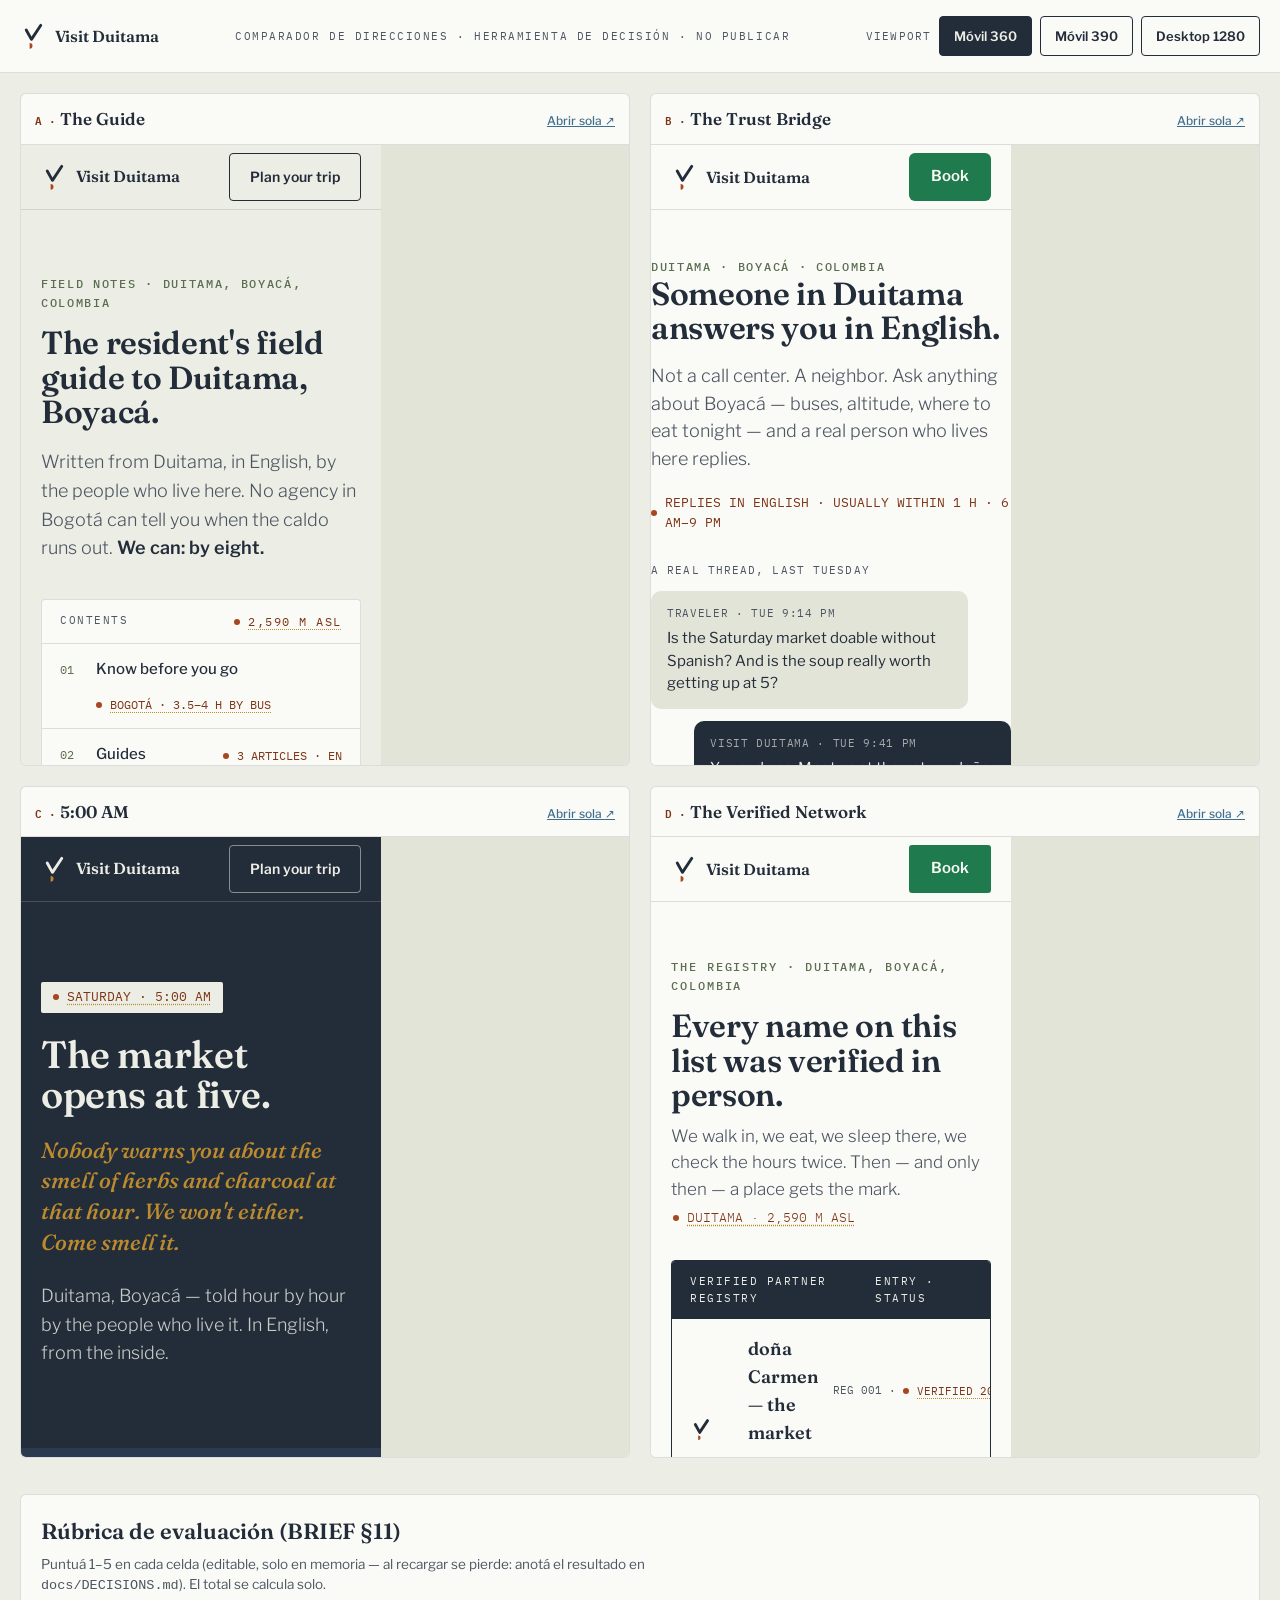
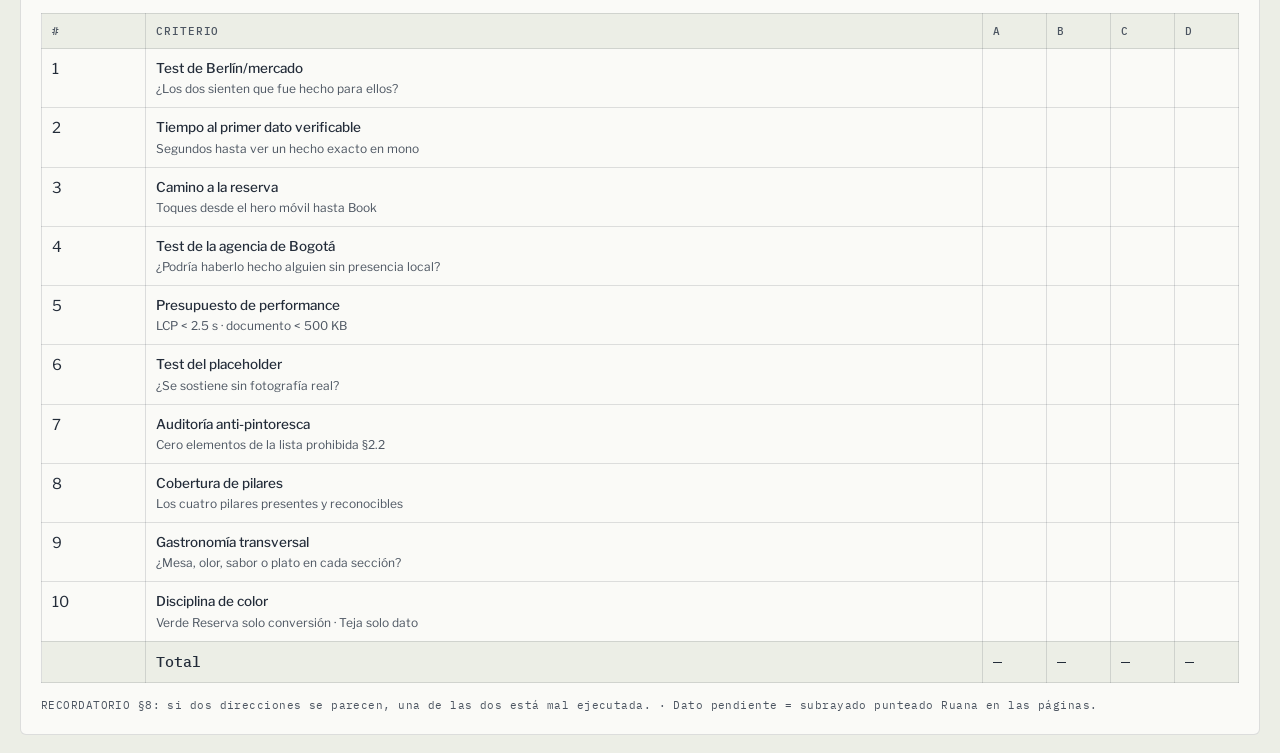
<file: index.html>
<!DOCTYPE html>
<html lang="es">
<head>
<meta charset="UTF-8">
<meta name="viewport" content="width=device-width, initial-scale=1.0">
<title>Visit Duitama — Comparador de direcciones (herramienta interna)</title>
<meta name="description" content="Herramienta interna: las cuatro direcciones de landing lado a lado, con la rúbrica de evaluación del BRIEF §11.">
<meta name="robots" content="noindex">
<link rel="preconnect" href="https://fonts.googleapis.com">
<link rel="preconnect" href="https://fonts.gstatic.com" crossorigin>
<link href="https://fonts.googleapis.com/css2?family=Fraunces:ital,wght@0,600;1,500&family=IBM+Plex+Mono:wght@400;500&family=Libre+Franklin:wght@300;400;500;600;700&display=swap" rel="stylesheet">
<style>
:root{
  --paper:#ECEEE6; --ui-white:#FAFAF7; --paper-deep:#E2E4D8;
  --ink:#232C39; --ink-soft:#4C5561;
  --terracota:#A8461F; --terracota-deep:#7E3416;
  --verde:#5B6E4F; --ocre:#BB8B2E; --cielo:#3E6E8E; --line:rgba(35,44,57,0.14);
  --font-authority:'Fraunces',Georgia,serif;
  --font-ui:'Libre Franklin',system-ui,sans-serif;
  --font-data:'IBM Plex Mono',ui-monospace,monospace;
}
*{margin:0;padding:0;box-sizing:border-box}
body{font-family:var(--font-ui);background:var(--paper);color:var(--ink);font-size:15px;line-height:1.5}
:focus-visible{outline:2px solid var(--cielo);outline-offset:2px}
a{color:var(--cielo)}
header{background:var(--ui-white);border-bottom:1px solid var(--line);padding:16px 20px;display:flex;flex-wrap:wrap;gap:16px;align-items:center;justify-content:space-between}
.lockup{display:inline-flex;align-items:center;gap:9px;text-decoration:none;color:var(--ink)}
.lockup span{font-family:var(--font-authority);font-weight:600;font-size:16px}
header .tool-tag{font-family:var(--font-data);font-size:11px;letter-spacing:0.14em;text-transform:uppercase;color:var(--ink-soft)}
.controls{display:flex;gap:8px;align-items:center;flex-wrap:wrap}
.controls span{font-family:var(--font-data);font-size:11px;letter-spacing:0.1em;text-transform:uppercase;color:var(--ink-soft)}
.controls button{
  font-family:var(--font-ui);font-size:13px;font-weight:600;cursor:pointer;
  min-height:40px;padding:0 14px;border:1.5px solid var(--ink);border-radius:4px;
  background:transparent;color:var(--ink);
}
.controls button[aria-pressed="true"]{background:var(--ink);color:var(--paper)}

main{padding:20px}
.grid{display:grid;gap:20px}
@media(min-width:800px){.grid{grid-template-columns:1fr 1fr}}
@media(min-width:1400px){.grid{grid-template-columns:repeat(4,1fr)}}
.panel{background:var(--ui-white);border:1px solid var(--line);border-radius:6px;overflow:hidden}
.panel-head{display:flex;justify-content:space-between;align-items:baseline;gap:10px;padding:12px 14px;border-bottom:1px solid var(--line)}
.panel-head h2{font-family:var(--font-authority);font-weight:600;font-size:17px}
.panel-head .l{font-family:var(--font-data);font-size:11px;color:var(--terracota-deep)}
.panel-head a{font-size:12px;font-weight:500}
.frame-box{height:620px;overflow:hidden;background:var(--paper-deep);position:relative}
.frame-box iframe{border:0;transform-origin:top left;display:block;background:var(--ui-white)}

.rubric{margin-top:36px;background:var(--ui-white);border:1px solid var(--line);border-radius:6px;padding:20px;overflow-x:auto}
.rubric h2{font-family:var(--font-authority);font-weight:600;font-size:22px}
.rubric p.help{color:var(--ink-soft);font-size:13.5px;margin-top:6px;max-width:70ch}
table{border-collapse:collapse;width:100%;margin-top:16px;min-width:720px}
th,td{border:1px solid var(--line);padding:9px 10px;text-align:left;vertical-align:top}
th{font-family:var(--font-data);font-size:11px;letter-spacing:0.08em;text-transform:uppercase;color:var(--ink-soft);font-weight:500;background:var(--paper)}
td.crit{font-weight:500;font-size:13.5px;min-width:200px}
td.crit small{display:block;font-weight:400;color:var(--ink-soft);font-size:12px;margin-top:2px}
td.score{font-family:var(--font-data);font-size:14px;text-align:center;width:64px;background:var(--ui-white)}
td.score[contenteditable]{cursor:text}
td.score:focus{outline:2px solid var(--cielo);outline-offset:-2px}
tr.total td{font-family:var(--font-data);font-weight:500;background:var(--paper)}
.footnote{font-family:var(--font-data);font-size:11px;color:var(--ink-soft);margin-top:14px;letter-spacing:0.04em}
</style>
</head>
<body>
<header>
  <a class="lockup" href="#">
    <svg viewBox="0 0 100 110" width="26" height="29" aria-hidden="true">
      <path d="M24 30 L44 66 L80 12" fill="none" stroke="#232C39" stroke-width="11" stroke-linecap="round" stroke-linejoin="round"/>
      <path d="M37 80 L37 102 A11 11 0 0 0 37 80 Z" fill="#A8461F"/>
    </svg>
    <span>Visit Duitama</span>
  </a>
  <span class="tool-tag">Comparador de direcciones · herramienta de decisión · no publicar</span>
  <div class="controls" role="group" aria-label="Viewport de previsualización">
    <span>Viewport</span>
    <button type="button" data-w="360" aria-pressed="true">Móvil 360</button>
    <button type="button" data-w="390" aria-pressed="false">Móvil 390</button>
    <button type="button" data-w="1280" aria-pressed="false">Desktop 1280</button>
  </div>
</header>

<main>
  <div class="grid" id="grid">
    <section class="panel" aria-label="Dirección A — The Guide">
      <div class="panel-head">
        <h2><span class="l">A ·</span> The Guide</h2>
        <a href="explorations/a-the-guide.html" target="_blank" rel="noopener">Abrir sola ↗</a>
      </div>
      <div class="frame-box"><iframe src="explorations/a-the-guide.html" title="Dirección A — The Guide" loading="lazy"></iframe></div>
    </section>
    <section class="panel" aria-label="Dirección B — The Trust Bridge">
      <div class="panel-head">
        <h2><span class="l">B ·</span> The Trust Bridge</h2>
        <a href="explorations/b-trust-bridge.html" target="_blank" rel="noopener">Abrir sola ↗</a>
      </div>
      <div class="frame-box"><iframe src="explorations/b-trust-bridge.html" title="Dirección B — The Trust Bridge" loading="lazy"></iframe></div>
    </section>
    <section class="panel" aria-label="Dirección C — 5:00 AM">
      <div class="panel-head">
        <h2><span class="l">C ·</span> 5:00 AM</h2>
        <a href="explorations/c-five-am.html" target="_blank" rel="noopener">Abrir sola ↗</a>
      </div>
      <div class="frame-box"><iframe src="explorations/c-five-am.html" title="Dirección C — 5:00 AM" loading="lazy"></iframe></div>
    </section>
    <section class="panel" aria-label="Dirección D — The Verified Network">
      <div class="panel-head">
        <h2><span class="l">D ·</span> The Verified Network</h2>
        <a href="explorations/d-verified-network.html" target="_blank" rel="noopener">Abrir sola ↗</a>
      </div>
      <div class="frame-box"><iframe src="explorations/d-verified-network.html" title="Dirección D — The Verified Network" loading="lazy"></iframe></div>
    </section>
  </div>

  <section class="rubric" aria-labelledby="rubric-h">
    <h2 id="rubric-h">Rúbrica de evaluación (BRIEF §11)</h2>
    <p class="help">Puntuá 1–5 en cada celda (editable, solo en memoria — al recargar se pierde: anotá el resultado en <code>docs/DECISIONS.md</code>). El total se calcula solo.</p>
    <table>
      <thead>
        <tr><th scope="col">#</th><th scope="col">Criterio</th><th scope="col">A</th><th scope="col">B</th><th scope="col">C</th><th scope="col">D</th></tr>
      </thead>
      <tbody id="scores">
        <tr><td>1</td><td class="crit">Test de Berlín/mercado<small>¿Los dos sienten que fue hecho para ellos?</small></td><td class="score" contenteditable="true"></td><td class="score" contenteditable="true"></td><td class="score" contenteditable="true"></td><td class="score" contenteditable="true"></td></tr>
        <tr><td>2</td><td class="crit">Tiempo al primer dato verificable<small>Segundos hasta ver un hecho exacto en mono</small></td><td class="score" contenteditable="true"></td><td class="score" contenteditable="true"></td><td class="score" contenteditable="true"></td><td class="score" contenteditable="true"></td></tr>
        <tr><td>3</td><td class="crit">Camino a la reserva<small>Toques desde el hero móvil hasta Book</small></td><td class="score" contenteditable="true"></td><td class="score" contenteditable="true"></td><td class="score" contenteditable="true"></td><td class="score" contenteditable="true"></td></tr>
        <tr><td>4</td><td class="crit">Test de la agencia de Bogotá<small>¿Podría haberlo hecho alguien sin presencia local?</small></td><td class="score" contenteditable="true"></td><td class="score" contenteditable="true"></td><td class="score" contenteditable="true"></td><td class="score" contenteditable="true"></td></tr>
        <tr><td>5</td><td class="crit">Presupuesto de performance<small>LCP &lt; 2.5 s · documento &lt; 500 KB</small></td><td class="score" contenteditable="true"></td><td class="score" contenteditable="true"></td><td class="score" contenteditable="true"></td><td class="score" contenteditable="true"></td></tr>
        <tr><td>6</td><td class="crit">Test del placeholder<small>¿Se sostiene sin fotografía real?</small></td><td class="score" contenteditable="true"></td><td class="score" contenteditable="true"></td><td class="score" contenteditable="true"></td><td class="score" contenteditable="true"></td></tr>
        <tr><td>7</td><td class="crit">Auditoría anti-pintoresca<small>Cero elementos de la lista prohibida §2.2</small></td><td class="score" contenteditable="true"></td><td class="score" contenteditable="true"></td><td class="score" contenteditable="true"></td><td class="score" contenteditable="true"></td></tr>
        <tr><td>8</td><td class="crit">Cobertura de pilares<small>Los cuatro pilares presentes y reconocibles</small></td><td class="score" contenteditable="true"></td><td class="score" contenteditable="true"></td><td class="score" contenteditable="true"></td><td class="score" contenteditable="true"></td></tr>
        <tr><td>9</td><td class="crit">Gastronomía transversal<small>¿Mesa, olor, sabor o plato en cada sección?</small></td><td class="score" contenteditable="true"></td><td class="score" contenteditable="true"></td><td class="score" contenteditable="true"></td><td class="score" contenteditable="true"></td></tr>
        <tr><td>10</td><td class="crit">Disciplina de color<small>Verde Reserva solo conversión · Teja solo dato</small></td><td class="score" contenteditable="true"></td><td class="score" contenteditable="true"></td><td class="score" contenteditable="true"></td><td class="score" contenteditable="true"></td></tr>
      </tbody>
      <tfoot>
        <tr class="total"><td></td><td>Total</td><td id="tA">—</td><td id="tB">—</td><td id="tC">—</td><td id="tD">—</td></tr>
      </tfoot>
    </table>
    <p class="footnote">RECORDATORIO §8: si dos direcciones se parecen, una de las dos está mal ejecutada. · Dato pendiente = subrayado punteado Ruana en las páginas.</p>
  </section>
</main>

<script>
(function(){
  /* viewport toggle: scale each iframe to fit its panel */
  var buttons=document.querySelectorAll('.controls button');
  var width=360;
  function layout(){
    document.querySelectorAll('.frame-box').forEach(function(box){
      var f=box.querySelector('iframe');
      var scale=Math.min(1,box.clientWidth/width);
      f.style.width=width+'px';
      f.style.height=(box.clientHeight/scale)+'px';
      f.style.transform='scale('+scale+')';
    });
  }
  buttons.forEach(function(b){
    b.addEventListener('click',function(){
      width=parseInt(b.getAttribute('data-w'),10);
      buttons.forEach(function(x){x.setAttribute('aria-pressed',String(x===b));});
      layout();
    });
  });
  window.addEventListener('resize',layout);
  layout();

  /* rubric totals — in memory only, no storage */
  var body=document.getElementById('scores');
  body.addEventListener('input',function(){
    var totals=[0,0,0,0],counts=[0,0,0,0];
    body.querySelectorAll('tr').forEach(function(tr){
      tr.querySelectorAll('td.score').forEach(function(td,i){
        var v=parseFloat(td.textContent.trim());
        if(!isNaN(v)&&v>=1&&v<=5){totals[i]+=v;counts[i]++;}
      });
    });
    ['tA','tB','tC','tD'].forEach(function(id,i){
      document.getElementById(id).textContent=counts[i]?totals[i]+' / '+(counts[i]*5):'—';
    });
  });
})();
</script>
</body>
</html>
</file>
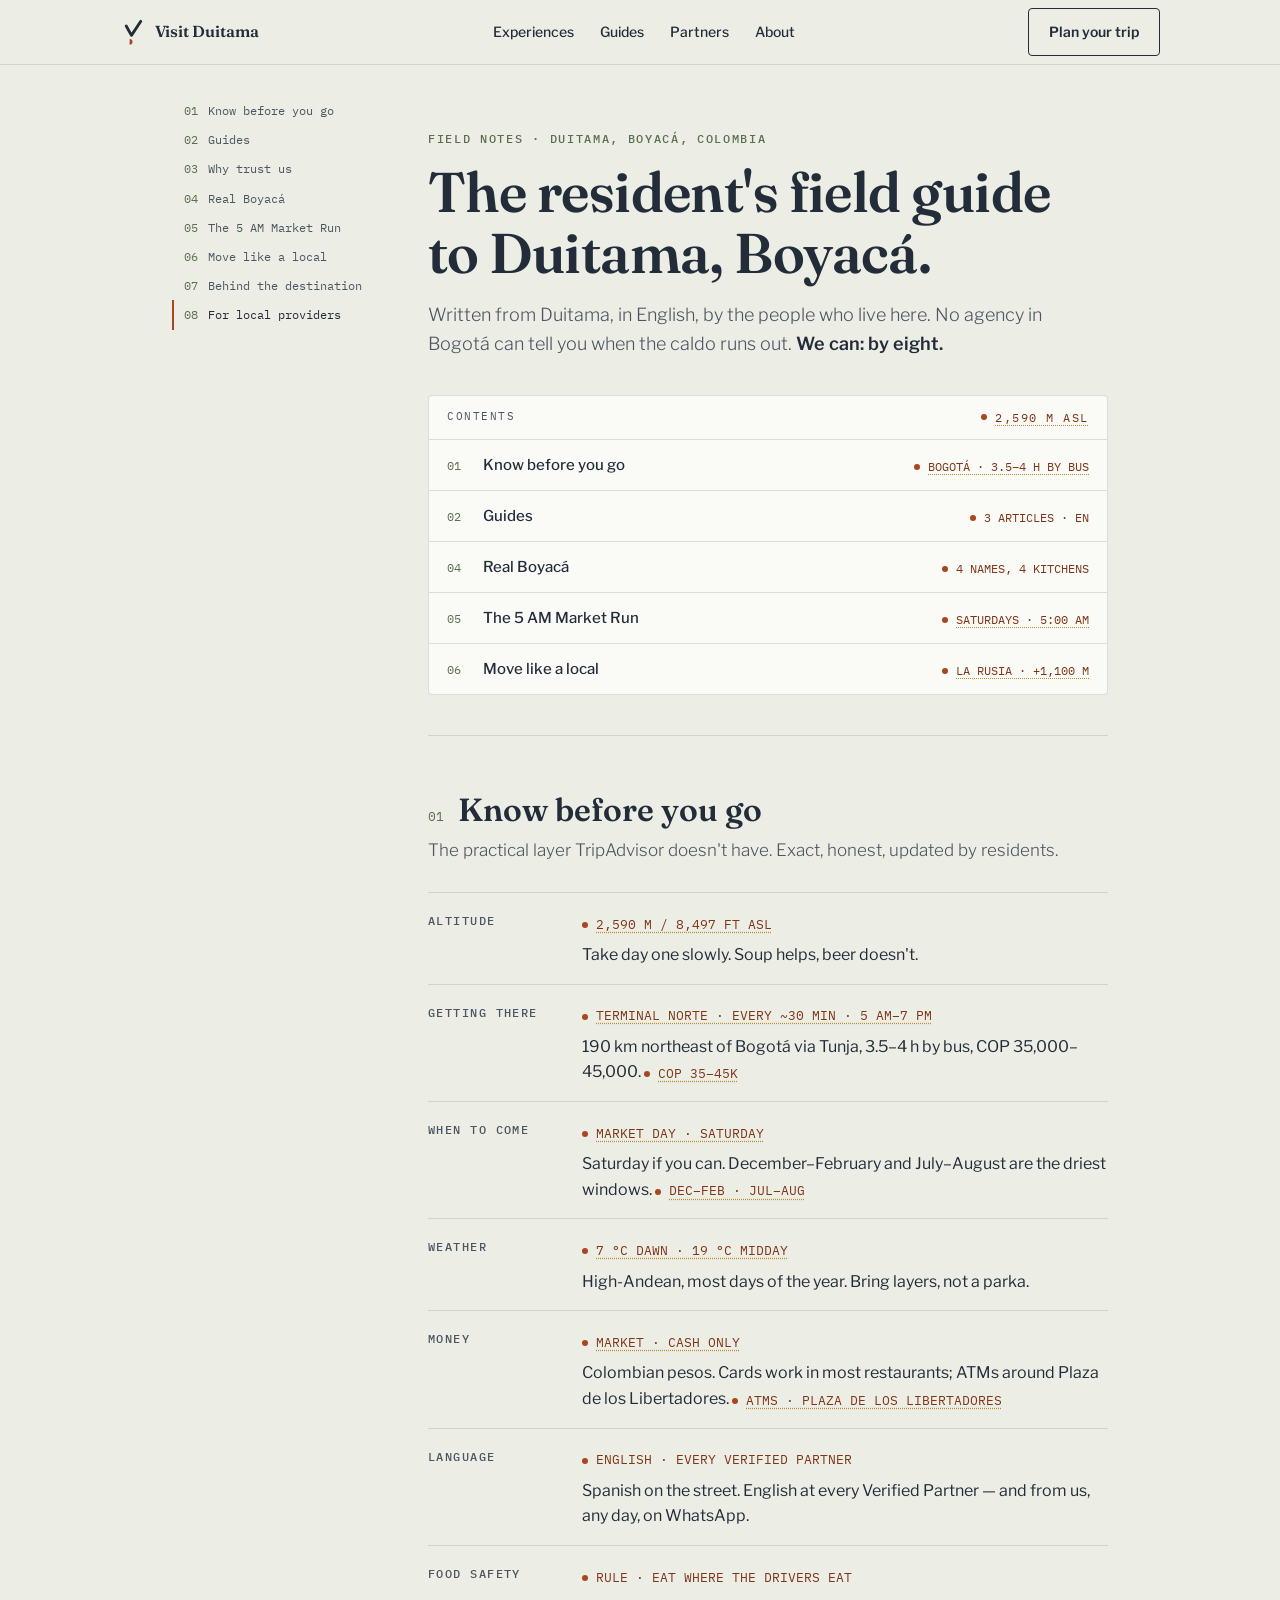
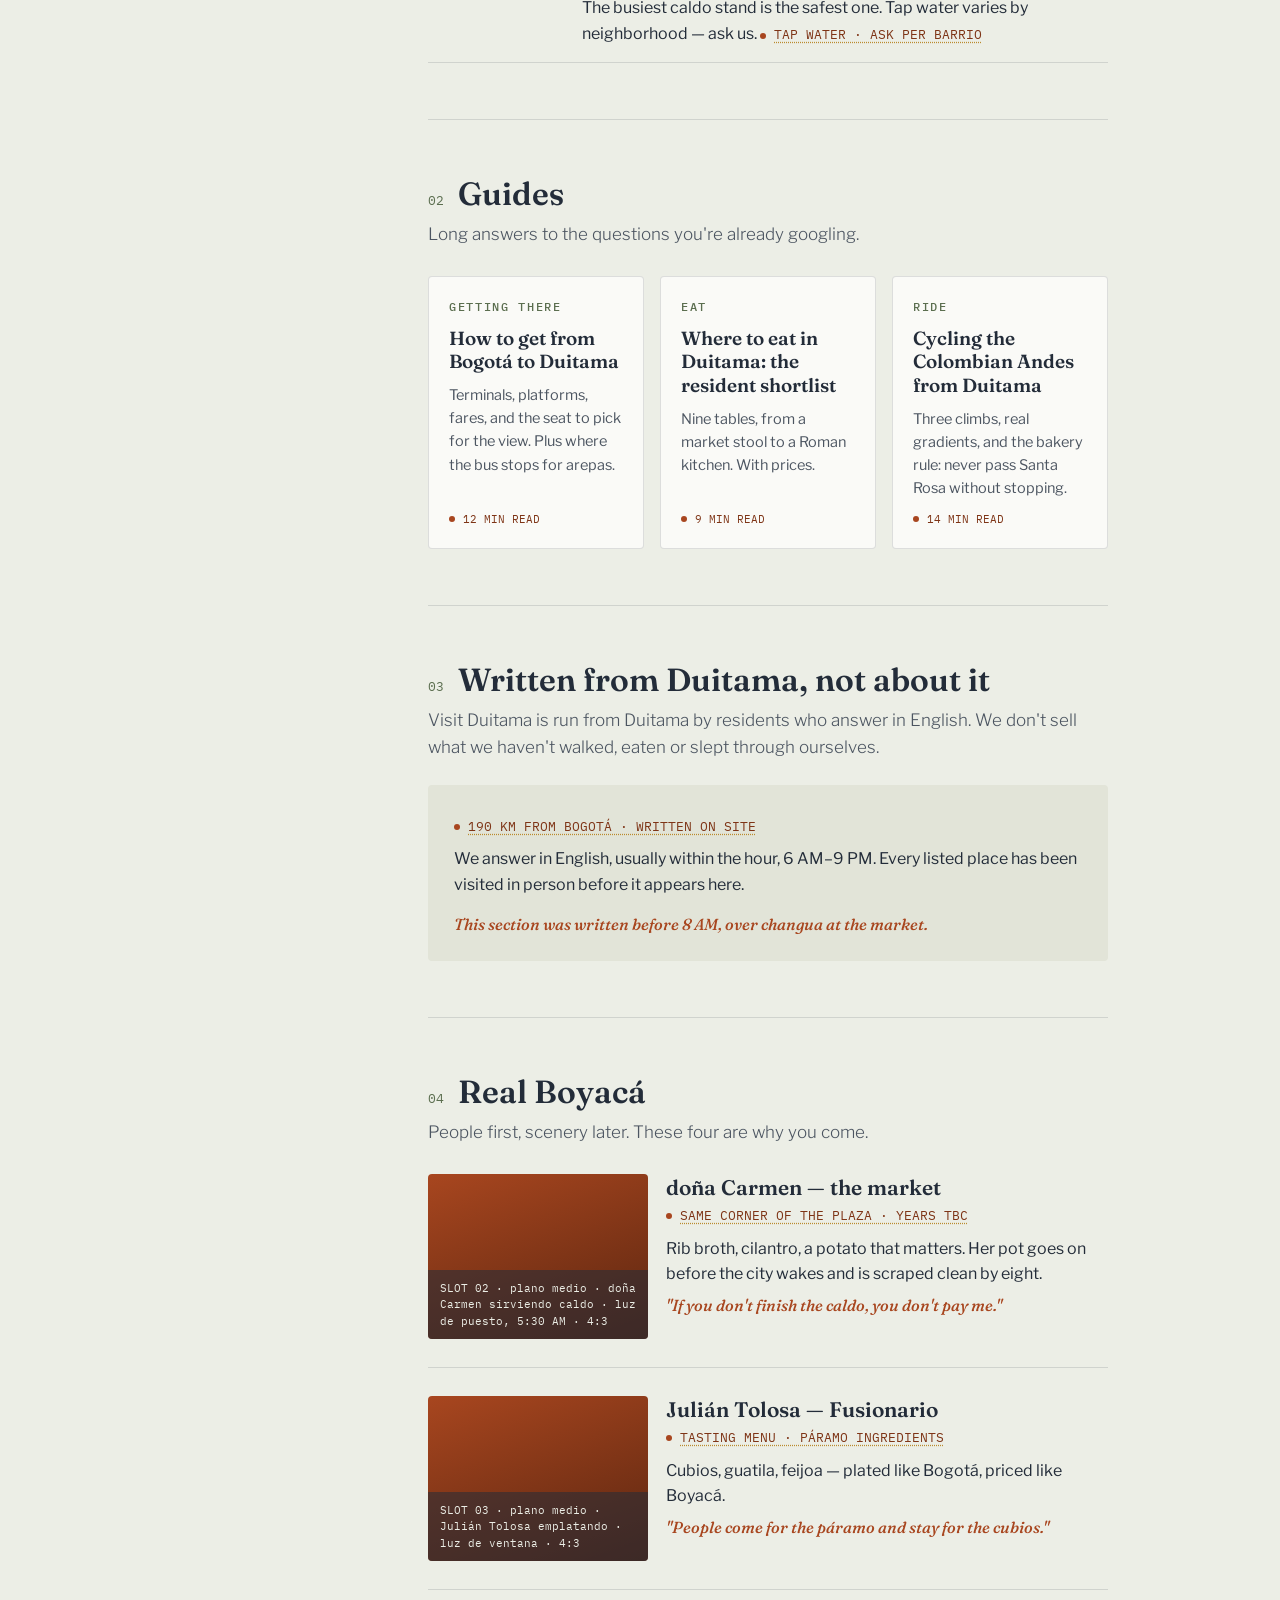
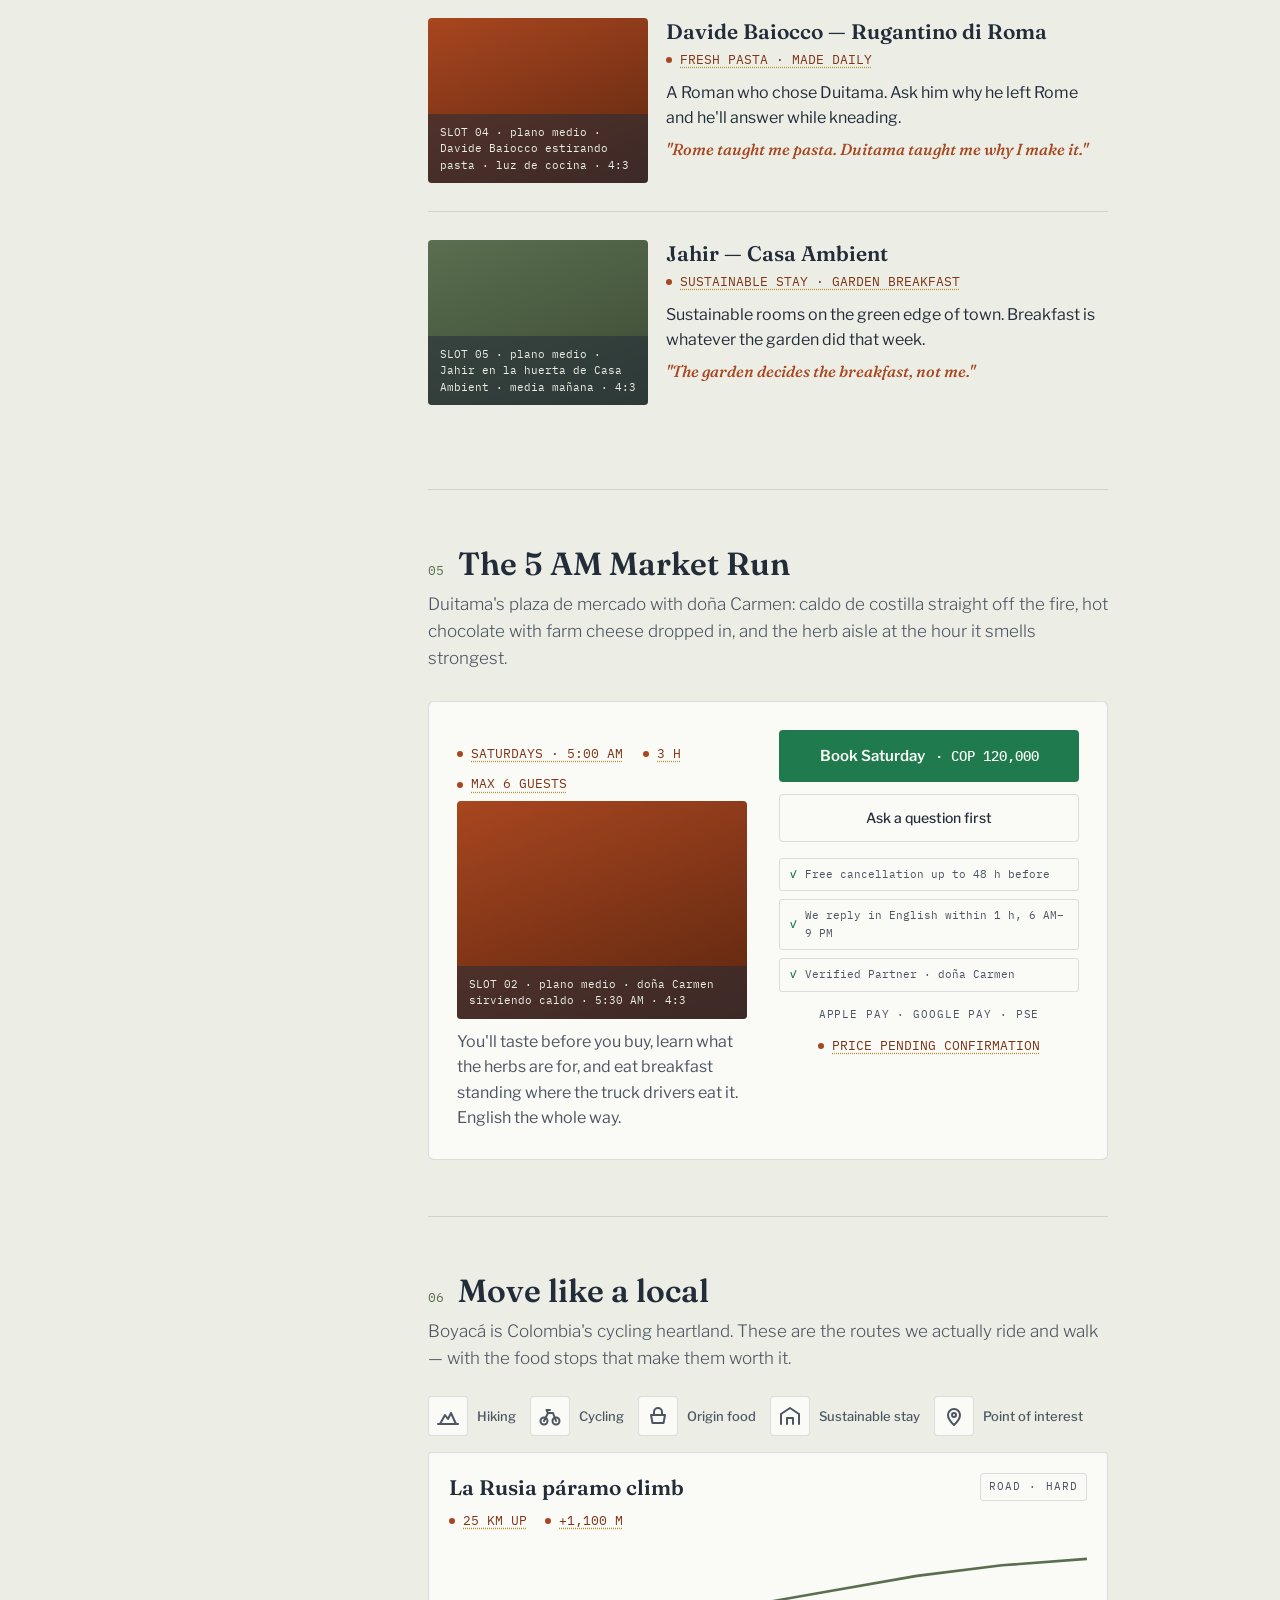
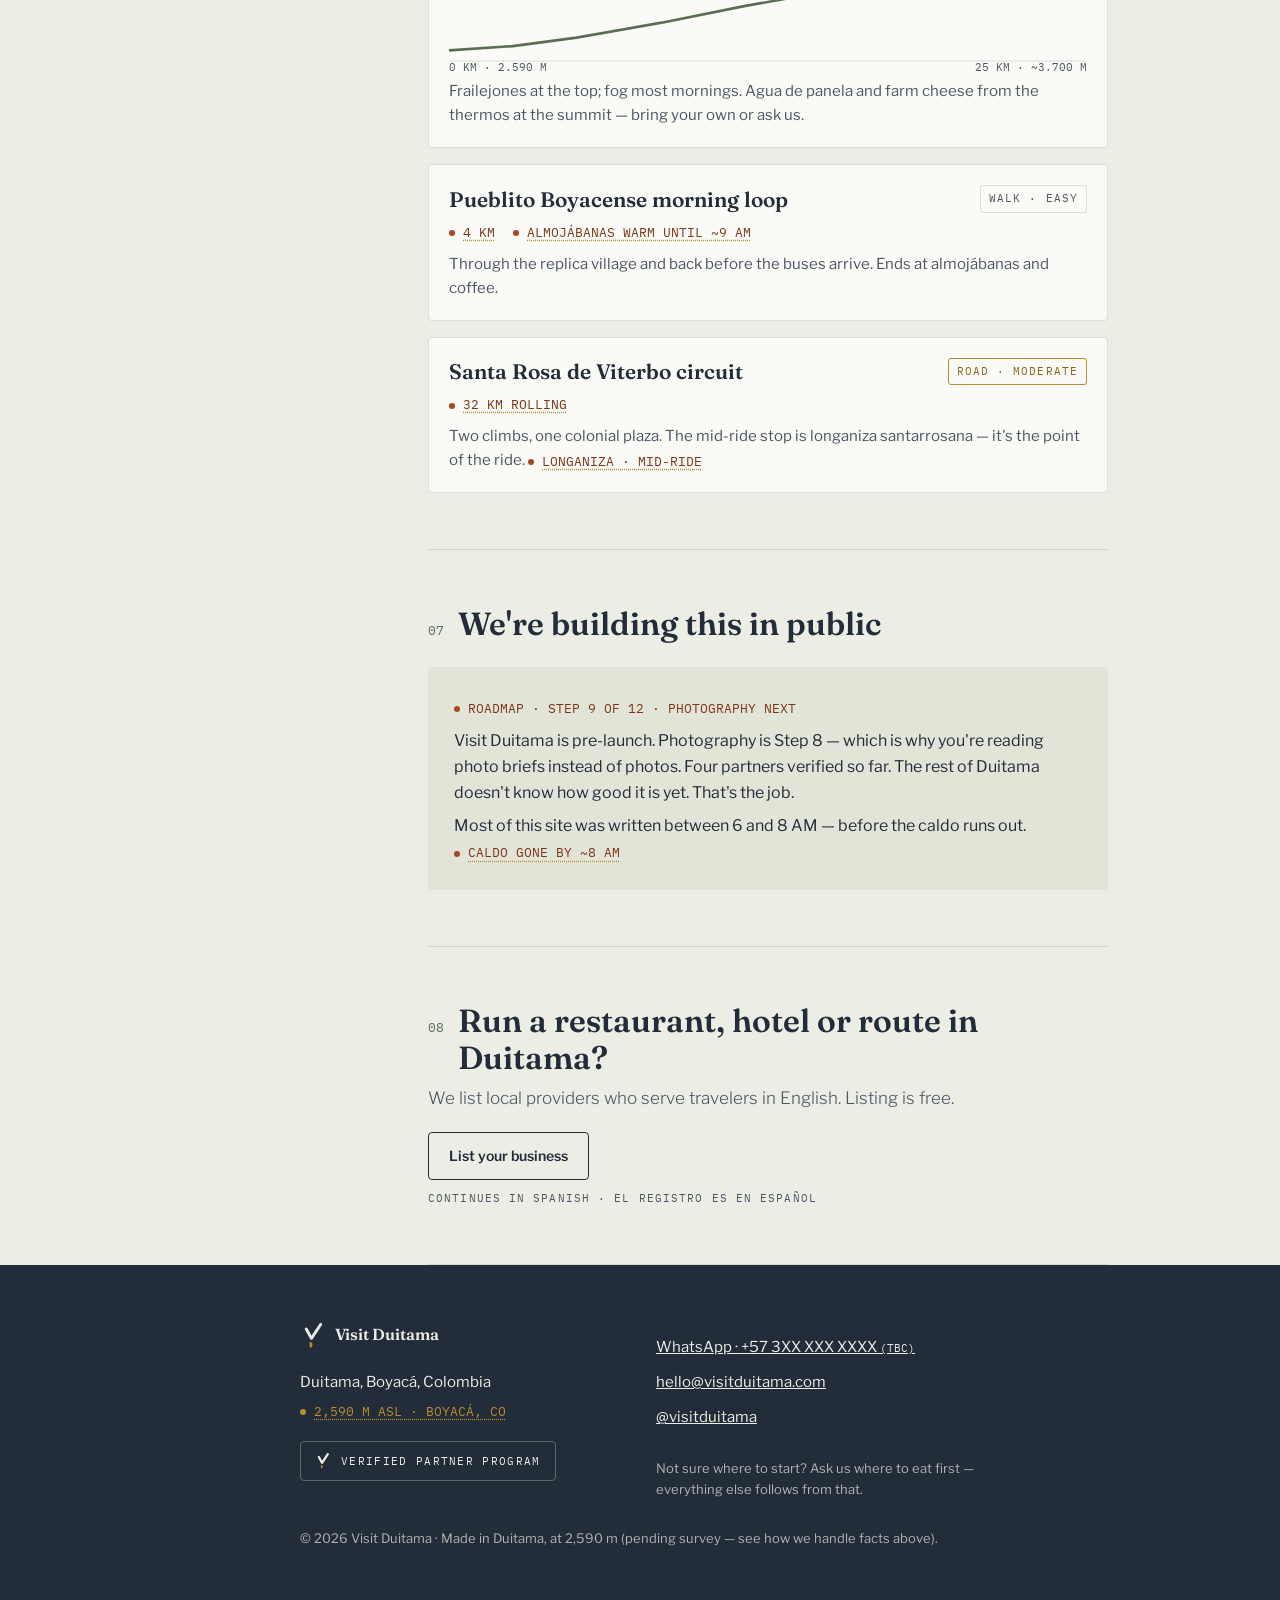
<file: explorations/a-the-guide.html>
<!DOCTYPE html>
<html lang="en">
<head>
<meta charset="UTF-8">
<meta name="viewport" content="width=device-width, initial-scale=1.0">
<title>Visit Duitama — The Resident's Field Guide to Duitama, Boyacá</title>
<meta name="description" content="Duitama, Boyacá, written in English by the people who live there. How to get from Bogotá, when the market opens, where to eat, and the climbs worth the altitude.">
<meta property="og:type" content="website">
<meta property="og:title" content="Visit Duitama — The Resident's Field Guide">
<meta property="og:description" content="Duitama, Boyacá, in English, from the inside. Buses, altitude, market hours, and where the caldo is.">
<meta name="robots" content="noindex">
<link rel="canonical" href="https://visitduitama.com/explorations/a-the-guide.html">
<meta property="og:url" content="https://visitduitama.com/explorations/a-the-guide.html">
<meta property="og:image" content="https://visitduitama.com/og/field-guide.png"><!-- pending: real OG asset, Step 8 -->
<meta name="twitter:card" content="summary_large_image">
<meta name="twitter:title" content="Visit Duitama — The Resident's Field Guide">
<meta name="twitter:description" content="Duitama, Boyacá, in English, from the inside.">
<link rel="preconnect" href="https://fonts.googleapis.com">
<link rel="preconnect" href="https://fonts.gstatic.com" crossorigin>
<link href="https://fonts.googleapis.com/css2?family=Fraunces:ital,wght@0,600;1,500&family=IBM+Plex+Mono:wght@400;500&family=Libre+Franklin:wght@300;400;500;600;700&display=swap" rel="stylesheet">
<script type="application/ld+json">
{
  "@context": "https://schema.org",
  "@graph": [
    {
      "@type": "Organization",
      "name": "Visit Duitama",
      "url": "https://visitduitama.com",
      "sameAs": ["https://instagram.com/visitduitama"],
      "areaServed": "Duitama, Boyacá, Colombia"
    },
    {
      "@type": "TouristDestination",
      "name": "Duitama",
      "description": "High-Andean city in Boyacá, Colombia — market culture, páramo cycling and origin gastronomy, guided in English by residents.",
      "address": {"@type": "PostalAddress", "addressLocality": "Duitama", "addressRegion": "Boyacá", "addressCountry": "CO"}
    },
    {
      "@type": "Product",
      "name": "The 5 AM Market Run",
      "description": "Duitama's plaza de mercado at opening hour with doña Carmen: caldo de costilla, hot chocolate with cheese, the herb aisle.",
      "offers": {"@type": "Offer", "price": "120000", "priceCurrency": "COP", "availability": "https://schema.org/PreOrder"}
    },
    {
      "@type": "FAQPage",
      "mainEntity": [
        {"@type": "Question", "name": "How do I get from Bogotá to Duitama?", "acceptedAnswer": {"@type": "Answer", "text": "Buses leave Bogotá's Terminal Norte roughly every 30 minutes from 5 AM to 7 PM. The trip is about 190 km via Tunja and takes 3.5–4 hours. Fare COP 35,000–45,000 (pending verification)."}},
        {"@type": "Question", "name": "What is Duitama's altitude?", "acceptedAnswer": {"@type": "Answer", "text": "About 2,590 m / 8,497 ft above sea level (pending verification). Take your first day slowly."}},
        {"@type": "Question", "name": "When is the market in Duitama?", "acceptedAnswer": {"@type": "Answer", "text": "The main market day is Saturday, opening around 5:00 AM (pending verification). The caldo runs out by about 8."}}
      ]
    }
  ]
}
</script>
<style>
/* ==== tokens (canonical copy in shared/tokens.css) ==== */
:root{
  --paper:#ECEEE6; --ui-white:#FAFAF7; --paper-deep:#E2E4D8;
  --ink:#232C39; --ink-soft:#4C5561;
  --terracota:#A8461F; --terracota-deep:#7E3416;
  --verde:#5B6E4F; --cta:#1F7A4D; --cta-hover:#166B41;
  --ocre:#BB8B2E; --cielo:#3E6E8E; --line:rgba(35,44,57,0.14);
  --ocre-text:#8A6415; --verde-text:#55684A; /* derivados AA para texto pequeño sobre claros */
  --font-authority:'Fraunces',Georgia,serif;
  --font-ui:'Libre Franklin',system-ui,sans-serif;
  --font-data:'IBM Plex Mono',ui-monospace,monospace;
}
*{margin:0;padding:0;box-sizing:border-box}
html{scroll-behavior:smooth}
@media (prefers-reduced-motion:reduce){html{scroll-behavior:auto}}
body{
  font-family:var(--font-ui);font-weight:400;color:var(--ink);
  background:var(--paper);font-size:17px;line-height:1.6;
}
:focus-visible{outline:2px solid var(--cielo);outline-offset:2px}
a{color:var(--cielo)}
.skip-link{
  position:absolute;left:-9999px;top:0;background:var(--ink);color:var(--paper);
  padding:10px 16px;z-index:100;font-size:14px;text-decoration:none;
}
.skip-link:focus{left:8px;top:8px}

/* ==== signature fact component ==== */
.fact{
  font-family:var(--font-data);font-size:13px;color:var(--terracota-deep);
  display:inline-flex;align-items:center;gap:8px;
}
.fact::before{
  content:"";width:6px;height:6px;border-radius:50%;
  background:var(--terracota);flex-shrink:0;
}
.fact--pending{
  text-decoration:underline dotted var(--ocre);text-underline-offset:3px;cursor:help;
}

/* ==== type layers ==== */
h1{font-family:var(--font-authority);font-weight:600;font-size:clamp(32px,6vw,56px);line-height:1.08;letter-spacing:-0.01em}
h2{font-family:var(--font-authority);font-weight:600;font-size:clamp(24px,3.4vw,32px);line-height:1.15}
h3{font-family:var(--font-authority);font-weight:600;font-size:21px;line-height:1.25}
.eyebrow{
  font-family:var(--font-data);font-size:12px;font-weight:500;
  text-transform:uppercase;letter-spacing:0.14em;color:var(--verde);
}
.micro-moment{
  font-family:var(--font-authority);font-style:italic;font-weight:500;
  font-size:clamp(22px,3vw,26px);line-height:1.35;color:var(--terracota);
}

/* ==== layout: editorial column + margin rail ==== */
.page{max-width:1080px;margin:0 auto;padding:0 20px}
@media(min-width:900px){
  .page{display:grid;grid-template-columns:200px minmax(0,680px);gap:56px;justify-content:center}
  .rail{grid-column:1}
  .col{grid-column:2}
}
.col{max-width:680px}
.rail{display:none}
@media(min-width:900px){
  .rail{display:block}
  .rail-inner{position:sticky;top:96px}
  .rail ol{list-style:none}
  .rail a{
    display:flex;gap:10px;align-items:baseline;padding:5px 0;
    font-family:var(--font-data);font-size:12px;color:var(--ink-soft);
    text-decoration:none;border-left:2px solid transparent;padding-left:10px;
  }
  .rail a .n{color:var(--verde)}
  .rail a:hover{color:var(--ink)}
  .rail a.active{color:var(--ink);border-left-color:var(--terracota)}
}

/* ==== nav ==== */
.nav{
  position:sticky;top:0;z-index:50;background:var(--paper);
  border-bottom:1px solid var(--line);
}
.nav-inner{
  max-width:1080px;margin:0 auto;padding:0 20px;height:64px;
  display:flex;align-items:center;justify-content:space-between;gap:16px;
}
.lockup{display:inline-flex;align-items:center;gap:9px;text-decoration:none;color:var(--ink)}
.lockup span{font-family:var(--font-authority);font-weight:600;font-size:16px}
.nav-links{display:none;gap:26px;list-style:none}
@media(min-width:760px){.nav-links{display:flex}}
.nav-links a{
  font-size:14px;font-weight:500;color:var(--ink);text-decoration:none;
  padding:8px 0;
}
.nav-links a:hover{color:var(--cielo)}
.btn-outline{
  display:inline-flex;align-items:center;justify-content:center;
  min-height:48px;padding:0 20px;border:1.5px solid var(--ink);
  border-radius:4px;background:transparent;color:var(--ink);
  font-family:var(--font-ui);font-size:14px;font-weight:600;text-decoration:none;
  cursor:pointer;
}
.btn-outline:hover{background:var(--ink);color:var(--paper)}

/* ==== hero as index card ==== */
.hero{padding:64px 0 40px;border-bottom:1px solid var(--line)}
.hero h1{margin:14px 0 18px}
.hero .lede{font-size:18px;font-weight:300;color:var(--ink-soft);max-width:56ch}
.hero .lede strong{font-weight:600;color:var(--ink)}
.index{
  margin-top:36px;border:1px solid var(--line);background:var(--ui-white);
  border-radius:4px;overflow:hidden;
}
.index-head{
  padding:12px 18px;border-bottom:1px solid var(--line);
  font-family:var(--font-data);font-size:11px;letter-spacing:0.14em;
  text-transform:uppercase;color:var(--ink-soft);
  display:flex;justify-content:space-between;gap:12px;
}
.index ol{list-style:none}
.index li a{
  display:flex;align-items:baseline;gap:14px;padding:13px 18px;
  text-decoration:none;color:var(--ink);border-bottom:1px solid var(--line);
}
.index li:last-child a{border-bottom:none}
.index li a:hover{background:var(--paper)}
.index .n{font-family:var(--font-data);font-size:12px;color:var(--verde);min-width:22px}
.index .t{font-weight:500;font-size:15px;flex:1}
.index .fact{font-size:12px}
@media(max-width:560px){
  .index li a{flex-wrap:wrap}
  .index .fact{margin-left:36px}
}

/* ==== sections ==== */
.section{padding:56px 0;border-bottom:1px solid var(--line)}
.sec-head{display:flex;align-items:baseline;gap:14px;margin-bottom:8px}
.sec-head .n{font-family:var(--font-data);font-size:13px;color:var(--verde)}
.section .dek{color:var(--ink-soft);font-weight:300;max-width:58ch;margin-top:8px}
.section h2{scroll-margin-top:88px}

/* ==== KBYG table ==== */
.kbyg{margin-top:28px;border-top:1px solid var(--line)}
.kbyg-row{
  display:grid;grid-template-columns:130px 1fr;gap:8px 24px;
  padding:16px 0;border-bottom:1px solid var(--line);
}
@media(max-width:560px){.kbyg-row{grid-template-columns:1fr}}
.kbyg-row dt{
  font-family:var(--font-data);font-size:12px;font-weight:500;
  text-transform:uppercase;letter-spacing:0.12em;color:var(--ink-soft);padding-top:2px;
}
.kbyg-row dd p{margin-top:6px;font-size:16px}

/* ==== cards (guides) ==== */
.cards{display:grid;gap:16px;margin-top:28px}
@media(min-width:640px){.cards{grid-template-columns:repeat(3,1fr)}}
.card{
  border:1px solid var(--line);background:var(--ui-white);border-radius:4px;
  padding:20px;display:flex;flex-direction:column;gap:10px;
  text-decoration:none;color:var(--ink);
}
.card:hover h3{color:var(--cielo)}
.card h3{font-size:19px}
.card p{font-size:14.5px;color:var(--ink-soft);flex:1}
.card .fact{font-size:11px}

/* ==== people ==== */
.person{
  display:grid;gap:18px;padding:28px 0;border-bottom:1px solid var(--line);
}
@media(min-width:640px){.person{grid-template-columns:220px 1fr;align-items:start}}
.person:last-of-type{border-bottom:none}
.person .bio p{margin-top:8px;font-size:16px}
.person .quote{margin-top:12px}

/* ==== photo placeholders ==== */
.ph{
  position:relative;border-radius:4px;overflow:hidden;color:var(--paper);
  display:flex;align-items:flex-end;
}
.ph .slot{
  font-family:var(--font-data);font-size:11px;line-height:1.5;
  padding:10px 12px;background:rgba(35,44,57,0.55);width:100%;
}
.ph--gastro{background:linear-gradient(160deg,#A8461F,#5C2610)}
.ph--land{background:linear-gradient(160deg,#5B6E4F,#3A4A34)}
.ph--dawn{background:linear-gradient(160deg,#232C39,#3E6E8E)}
.ph--neutral{background:linear-gradient(160deg,#4C5561,#232C39)}
.r43{aspect-ratio:4/3}.r11{aspect-ratio:1/1}.r169{aspect-ratio:16/9}.r32{aspect-ratio:3/2}

/* ==== conversion block ==== */
.book{
  margin-top:28px;background:var(--ui-white);border:1px solid var(--line);
  border-radius:6px;padding:28px;
}
@media(min-width:760px){
  .book{display:grid;grid-template-columns:1fr 300px;gap:32px;align-items:start}
}
.book .facts-row{display:flex;flex-wrap:wrap;gap:10px 20px;margin:14px 0 6px}
.book .desc{font-size:16px;color:var(--ink-soft);margin-top:10px}
.book-panel{display:flex;flex-direction:column;gap:12px;margin-top:20px}
@media(min-width:760px){.book-panel{margin-top:0}}
.btn-cta{
  display:flex;align-items:center;justify-content:center;gap:10px;
  min-height:52px;padding:0 22px;border:none;border-radius:4px;
  background:var(--cta);color:var(--ui-white);
  font-family:var(--font-ui);font-size:15px;font-weight:600;cursor:pointer;
}
.btn-cta:hover{background:var(--cta-hover)}
.btn-cta .price{font-family:var(--font-data);font-weight:500;font-size:14px}
.btn-secondary{
  display:flex;align-items:center;justify-content:center;
  min-height:48px;padding:0 20px;border:1.5px solid var(--line);
  border-radius:4px;background:transparent;color:var(--ink);
  font-family:var(--font-ui);font-size:14px;font-weight:500;cursor:pointer;
}
.btn-secondary:hover{border-color:var(--ink)}
.seals{display:flex;flex-direction:column;gap:8px;margin-top:4px}
.seal{
  font-family:var(--font-data);font-size:11px;color:var(--ink-soft);
  border:1px solid var(--line);border-radius:3px;padding:7px 10px;
  display:flex;gap:8px;align-items:center;
}
.seal .check{color:var(--cta);font-weight:500}
.pay{
  font-family:var(--font-data);font-size:11px;letter-spacing:0.08em;
  color:var(--ink-soft);text-transform:uppercase;text-align:center;margin-top:2px;
}

/* ==== routes ==== */
.route{
  border:1px solid var(--line);background:var(--ui-white);border-radius:4px;
  padding:20px;margin-top:16px;
}
.route-head{display:flex;flex-wrap:wrap;gap:8px 16px;align-items:center;justify-content:space-between}
.route .tag{
  font-family:var(--font-data);font-size:11px;letter-spacing:0.1em;text-transform:uppercase;
  border:1px solid var(--line);border-radius:3px;padding:4px 8px;color:var(--ink-soft);
}
.route .tag--mid{border-color:var(--ocre);color:var(--ocre-text)}
.route p{font-size:15px;color:var(--ink-soft);margin-top:8px}
.route .facts-row{display:flex;flex-wrap:wrap;gap:8px 18px;margin-top:10px}
.alti{margin-top:12px}
.alti svg{width:100%;height:auto;display:block}
.icon-row{display:flex;gap:14px;flex-wrap:wrap;margin-top:24px}
.icon-item{display:flex;align-items:center;gap:9px}
.icon-box{
  width:40px;height:40px;border:1px solid var(--line);border-radius:4px;
  display:flex;align-items:center;justify-content:center;background:var(--ui-white);
  color:var(--ink);
}
.icon-item span{font-size:13px;font-weight:500;color:var(--ink-soft)}

/* ==== callout / behind ==== */
.callout{
  background:var(--paper-deep);border-radius:4px;padding:26px;margin-top:24px;
}
.callout p{margin-top:8px;font-size:16px}

/* ==== partner strip ==== */
.partner{background:var(--ui-white)}
.partner .note{
  font-family:var(--font-data);font-size:11px;letter-spacing:0.1em;
  text-transform:uppercase;color:var(--ink-soft);margin-top:10px;display:block;
}

/* ==== footer ==== */
footer{background:var(--ink);color:var(--paper);padding:56px 0;margin-top:0}
footer :focus-visible{outline-color:var(--paper)} /* anillo Cielo no alcanza 3:1 sobre Madrugada */
footer .page{display:block}
.foot-grid{display:grid;gap:32px;max-width:680px;margin:0 auto}
@media(min-width:760px){.foot-grid{grid-template-columns:1fr 1fr}}
footer a{color:var(--paper)}
footer .fact{color:var(--ocre)}
footer .fact::before{background:var(--ocre)}
footer ul{list-style:none;margin-top:12px;display:flex;flex-direction:column;gap:8px}
footer li a{font-size:15px}
.foot-seal{
  display:inline-flex;align-items:center;gap:10px;margin-top:18px;
  border:1px solid rgba(236,238,230,0.3);border-radius:4px;padding:10px 14px;
  font-family:var(--font-data);font-size:11px;letter-spacing:0.12em;text-transform:uppercase;
}
.foot-small{font-size:13px;color:rgba(236,238,230,0.7);margin-top:28px}
</style>
</head>
<body>
<a class="skip-link" href="#main">Skip to content</a>

<nav class="nav" aria-label="Main">
  <div class="nav-inner">
    <a class="lockup" href="#top" aria-label="Visit Duitama — home">
      <svg viewBox="0 0 100 110" width="26" height="29" aria-hidden="true">
        <path d="M24 30 L44 66 L80 12" fill="none" stroke="#232C39" stroke-width="11" stroke-linecap="round" stroke-linejoin="round"/>
        <path d="M37 80 L37 102 A11 11 0 0 0 37 80 Z" fill="#A8461F"/>
      </svg>
      <span>Visit Duitama</span>
    </a>
    <ul class="nav-links">
      <li><a href="#experience">Experiences</a></li>
      <li><a href="#guides">Guides</a></li>
      <li><a href="#partners">Partners</a></li>
      <li><a href="#behind">About</a></li>
    </ul>
    <a class="btn-outline" href="#know" data-event="secondary_cta">Plan your trip</a>
  </div>
</nav>

<div class="page" id="top">
  <aside class="rail" aria-label="Guide index">
    <div class="rail-inner">
      <ol>
        <li><a href="#know"><span class="n">01</span> Know before you go</a></li>
        <li><a href="#guides"><span class="n">02</span> Guides</a></li>
        <li><a href="#trust"><span class="n">03</span> Why trust us</a></li>
        <li><a href="#people"><span class="n">04</span> Real Boyacá</a></li>
        <li><a href="#experience"><span class="n">05</span> The 5 AM Market Run</a></li>
        <li><a href="#move"><span class="n">06</span> Move like a local</a></li>
        <li><a href="#behind"><span class="n">07</span> Behind the destination</a></li>
        <li><a href="#partners"><span class="n">08</span> For local providers</a></li>
      </ol>
    </div>
  </aside>

  <main class="col" id="main">
    <!-- HERO — the index is the hero -->
    <header class="hero">
      <p class="eyebrow">Field notes · Duitama, Boyacá, Colombia</p>
      <h1>The resident's field guide to Duitama, Boyacá.</h1>
      <p class="lede">Written from Duitama, in English, by the people who live here. No agency in Bogotá can tell you when the caldo runs out. <strong>We can: by eight.</strong></p>
      <nav class="index" aria-label="Contents">
        <div class="index-head">
          <span>Contents</span>
          <span class="fact fact--pending" data-verify="altitude" title="Pending verification">2,590 M ASL</span>
        </div>
        <ol>
          <li><a href="#know"><span class="n">01</span><span class="t">Know before you go</span><span class="fact fact--pending" data-verify="bus-duration" title="Pending verification">BOGOTÁ · 3.5–4 H BY BUS</span></a></li>
          <li><a href="#guides"><span class="n">02</span><span class="t">Guides</span><span class="fact">3 ARTICLES · EN</span></a></li>
          <li><a href="#people"><span class="n">04</span><span class="t">Real Boyacá</span><span class="fact">4 NAMES, 4 KITCHENS</span></a></li>
          <li><a href="#experience"><span class="n">05</span><span class="t">The 5 AM Market Run</span><span class="fact fact--pending" data-verify="market-opening-hour" title="Pending verification">SATURDAYS · 5:00 AM</span></a></li>
          <li><a href="#move"><span class="n">06</span><span class="t">Move like a local</span><span class="fact fact--pending" data-verify="rusia-gain" title="Pending verification">LA RUSIA · +1,100 M</span></a></li>
        </ol>
      </nav>
    </header>

    <!-- 01 KNOW BEFORE YOU GO -->
    <section class="section" id="know" aria-labelledby="know-h">
      <div class="sec-head"><span class="n">01</span><h2 id="know-h">Know before you go</h2></div>
      <p class="dek">The practical layer TripAdvisor doesn't have. Exact, honest, updated by residents.</p>
      <dl class="kbyg">
        <div class="kbyg-row">
          <dt>Altitude</dt>
          <dd><span class="fact fact--pending" data-verify="altitude" title="Pending verification">2,590 M / 8,497 FT ASL</span>
          <p>Take day one slowly. Soup helps, beer doesn't.</p></dd>
        </div>
        <div class="kbyg-row">
          <dt>Getting there</dt>
          <dd><span class="fact fact--pending" data-verify="bus-frequency" title="Pending verification">TERMINAL NORTE · EVERY ~30 MIN · 5 AM–7 PM</span>
          <p>190 km northeast of Bogotá via Tunja, 3.5–4 h by bus, COP 35,000–45,000. <span class="fact fact--pending" data-verify="bus-fare" title="Pending verification">COP 35–45K</span></p></dd>
        </div>
        <div class="kbyg-row">
          <dt>When to come</dt>
          <dd><span class="fact fact--pending" data-verify="market-day" title="Pending verification">MARKET DAY · SATURDAY</span>
          <p>Saturday if you can. December–February and July–August are the driest windows. <span class="fact fact--pending" data-verify="dry-season" title="Pending verification">DEC–FEB · JUL–AUG</span></p></dd>
        </div>
        <div class="kbyg-row">
          <dt>Weather</dt>
          <dd><span class="fact fact--pending" data-verify="temp-range" title="Pending verification">7 °C DAWN · 19 °C MIDDAY</span>
          <p>High-Andean, most days of the year. Bring layers, not a parka.</p></dd>
        </div>
        <div class="kbyg-row">
          <dt>Money</dt>
          <dd><span class="fact fact--pending" data-verify="market-cash" title="Pending verification">MARKET · CASH ONLY</span>
          <p>Colombian pesos. Cards work in most restaurants; ATMs around Plaza de los Libertadores. <span class="fact fact--pending" data-verify="atm-location" title="Pending verification">ATMS · PLAZA DE LOS LIBERTADORES</span></p></dd>
        </div>
        <div class="kbyg-row">
          <dt>Language</dt>
          <dd><span class="fact">ENGLISH · EVERY VERIFIED PARTNER</span>
          <p>Spanish on the street. English at every Verified Partner — and from us, any day, on WhatsApp.</p></dd>
        </div>
        <div class="kbyg-row">
          <dt>Food safety</dt>
          <dd><span class="fact">RULE · EAT WHERE THE DRIVERS EAT</span>
          <p>The busiest caldo stand is the safest one. Tap water varies by neighborhood — ask us. <span class="fact fact--pending" data-verify="tap-water" title="Pending verification">TAP WATER · ASK PER BARRIO</span></p></dd>
        </div>
      </dl>
    </section>

    <!-- 02 GUIDES -->
    <section class="section" id="guides" aria-labelledby="guides-h">
      <div class="sec-head"><span class="n">02</span><h2 id="guides-h">Guides</h2></div>
      <p class="dek">Long answers to the questions you're already googling.</p>
      <div class="cards">
        <a class="card" href="#" data-event="guide_click">
          <span class="eyebrow">Getting there</span>
          <h3>How to get from Bogotá to Duitama</h3>
          <p>Terminals, platforms, fares, and the seat to pick for the view. Plus where the bus stops for <span lang="es">arepas</span>.</p>
          <span class="fact">12 MIN READ</span>
        </a>
        <a class="card" href="#" data-event="guide_click">
          <span class="eyebrow">Eat</span>
          <h3>Where to eat in Duitama: the resident shortlist</h3>
          <p>Nine tables, from a market stool to a Roman kitchen. With prices.</p>
          <span class="fact">9 MIN READ</span>
        </a>
        <a class="card" href="#" data-event="guide_click">
          <span class="eyebrow">Ride</span>
          <h3>Cycling the Colombian Andes from Duitama</h3>
          <p>Three climbs, real gradients, and the bakery rule: never pass Santa Rosa without stopping.</p>
          <span class="fact">14 MIN READ</span>
        </a>
      </div>
    </section>

    <!-- 03 TRUST -->
    <section class="section" id="trust" aria-labelledby="trust-h">
      <div class="sec-head"><span class="n">03</span><h2 id="trust-h">Written from Duitama, not about it</h2></div>
      <p class="dek">Visit Duitama is run from Duitama by residents who answer in English. We don't sell what we haven't walked, eaten or slept through ourselves.</p>
      <div class="callout">
        <span class="fact fact--pending" data-verify="distance-bogota" title="Pending verification">190 KM FROM BOGOTÁ · WRITTEN ON SITE</span>
        <p>We answer in English, usually within the hour, 6 AM–9 PM. Every listed place has been visited in person before it appears here.</p>
        <p class="micro-moment" style="margin-top:16px">This section was written before 8 AM, over <span lang="es">changua</span> at the market.</p>
      </div>
    </section>

    <!-- 04 REAL BOYACÁ -->
    <section class="section" id="people" aria-labelledby="people-h">
      <div class="sec-head"><span class="n">04</span><h2 id="people-h">Real Boyacá</h2></div>
      <p class="dek">People first, scenery later. These four are why you come.</p>

      <article class="person">
        <div class="ph ph--gastro r43" role="img" aria-label="SLOT 02 · plano medio · doña Carmen sirviendo caldo, vapor visible, luz de bombillo de plaza, 5:30 AM · 4:3" lang="es">
          <p class="slot">SLOT 02 · plano medio · doña Carmen sirviendo caldo · luz de puesto, 5:30 AM · 4:3</p>
        </div>
        <div class="bio">
          <h3>doña Carmen — the market</h3>
          <span class="fact fact--pending" data-verify="carmen-stall-years" title="Pending verification">SAME CORNER OF THE PLAZA · YEARS TBC</span>
          <p>Rib broth, cilantro, a potato that matters. Her pot goes on before the city wakes and is scraped clean by eight.</p>
          <p class="micro-moment quote">"If you don't finish the caldo, you don't pay me."</p>
        </div>
      </article>

      <article class="person">
        <div class="ph ph--gastro r43" role="img" aria-label="SLOT 03 · plano medio · Julián Tolosa emplatando en Fusionario · luz de ventana · 4:3" lang="es">
          <p class="slot">SLOT 03 · plano medio · Julián Tolosa emplatando · luz de ventana · 4:3</p>
        </div>
        <div class="bio">
          <h3>Julián Tolosa — Fusionario</h3>
          <span class="fact fact--pending" data-verify="fusionario-details" title="Pending verification">TASTING MENU · PÁRAMO INGREDIENTS</span>
          <p>Cubios, <span lang="es">guatila</span>, <span lang="es">feijoa</span> — plated like Bogotá, priced like Boyacá.</p>
          <p class="micro-moment quote">"People come for the páramo and stay for the <span lang="es">cubios</span>."</p>
        </div>
      </article>

      <article class="person">
        <div class="ph ph--gastro r43" role="img" aria-label="SLOT 04 · plano medio · Davide Baiocco estirando pasta, harina en el aire, luz de cocina · 4:3" lang="es">
          <p class="slot">SLOT 04 · plano medio · Davide Baiocco estirando pasta · luz de cocina · 4:3</p>
        </div>
        <div class="bio">
          <h3>Davide Baiocco — Rugantino di Roma</h3>
          <span class="fact fact--pending" data-verify="rugantino-details" title="Pending verification">FRESH PASTA · MADE DAILY</span>
          <p>A Roman who chose Duitama. Ask him why he left Rome and he'll answer while kneading.</p>
          <p class="micro-moment quote">"Rome taught me pasta. Duitama taught me why I make it."</p>
        </div>
      </article>

      <article class="person">
        <div class="ph ph--land r43" role="img" aria-label="SLOT 05 · plano medio · Jahir en la huerta de Casa Ambient, canasta de desayuno · media mañana · 4:3" lang="es">
          <p class="slot">SLOT 05 · plano medio · Jahir en la huerta de Casa Ambient · media mañana · 4:3</p>
        </div>
        <div class="bio">
          <h3>Jahir — Casa Ambient</h3>
          <span class="fact fact--pending" data-verify="casa-ambient-details" title="Pending verification">SUSTAINABLE STAY · GARDEN BREAKFAST</span>
          <p>Sustainable rooms on the green edge of town. Breakfast is whatever the garden did that week.</p>
          <p class="micro-moment quote">"The garden decides the breakfast, not me."</p>
        </div>
      </article>
    </section>

    <!-- 05 SIGNATURE EXPERIENCE -->
    <section class="section" id="experience" aria-labelledby="exp-h">
      <div class="sec-head"><span class="n">05</span><h2 id="exp-h">The 5 AM Market Run</h2></div>
      <p class="dek">Duitama's plaza de mercado with doña Carmen: <span lang="es">caldo de costilla</span> straight off the fire, hot chocolate with farm cheese dropped in, and the herb aisle at the hour it smells strongest.</p>
      <div class="book">
        <div>
          <div class="facts-row">
            <span class="fact fact--pending" data-verify="market-opening-hour" title="Pending verification">SATURDAYS · 5:00 AM</span>
            <span class="fact fact--pending" data-verify="sig-duration" title="Pending verification">3 H</span>
            <span class="fact fact--pending" data-verify="sig-capacity" title="Pending verification">MAX 6 GUESTS</span>
          </div>
          <div class="ph ph--gastro r43" role="img" aria-label="SLOT 02 · plano medio · doña Carmen sirviendo caldo, vapor visible, luz de bombillo de plaza, 5:30 AM · 4:3" lang="es">
            <p class="slot">SLOT 02 · plano medio · doña Carmen sirviendo caldo · 5:30 AM · 4:3</p>
          </div>
          <p class="desc">You'll taste before you buy, learn what the herbs are for, and eat breakfast standing where the truck drivers eat it. English the whole way.</p>
        </div>
        <div class="book-panel">
          <button class="btn-cta" type="button" data-event="book_click">Book Saturday <span class="price">· COP 120,000</span></button>
          <button class="btn-secondary" type="button" data-event="secondary_cta">Ask a question first</button>
          <div class="seals">
            <span class="seal"><span class="check">✓</span> Free cancellation up to 48 h before</span>
            <span class="seal"><span class="check">✓</span> We reply in English within 1 h, 6 AM–9 PM</span>
            <span class="seal"><span class="check">✓</span> Verified Partner · doña Carmen</span>
          </div>
          <p class="pay">Apple Pay · Google Pay · PSE</p>
          <span class="fact fact--pending" data-verify="sig-price" title="Pending verification" style="align-self:center">PRICE PENDING CONFIRMATION</span>
        </div>
      </div>
    </section>

    <!-- 06 MOVE LIKE A LOCAL -->
    <section class="section" id="move" aria-labelledby="move-h">
      <div class="sec-head"><span class="n">06</span><h2 id="move-h">Move like a local</h2></div>
      <p class="dek">Boyacá is Colombia's cycling heartland. These are the routes we actually ride and walk — with the food stops that make them worth it.</p>

      <div class="icon-row" aria-hidden="false">
        <span class="icon-item"><span class="icon-box"><svg width="24" height="24" viewBox="0 0 24 24" fill="none" stroke="currentColor" stroke-width="2" stroke-linecap="round" stroke-linejoin="round" aria-hidden="true"><path d="M4 20l5-9 3 4 3-6 5 11"/><path d="M2 20h20"/></svg></span><span>Hiking</span></span>
        <span class="icon-item"><span class="icon-box"><svg width="24" height="24" viewBox="0 0 24 24" fill="none" stroke="currentColor" stroke-width="2" stroke-linecap="round" stroke-linejoin="round" aria-hidden="true"><circle cx="6" cy="17" r="3.5"/><circle cx="18" cy="17" r="3.5"/><path d="M6 17l4-8h5l3 8M10 9L8.5 6H12"/></svg></span><span>Cycling</span></span>
        <span class="icon-item"><span class="icon-box"><svg width="24" height="24" viewBox="0 0 24 24" fill="none" stroke="currentColor" stroke-width="2" stroke-linecap="round" stroke-linejoin="round" aria-hidden="true"><path d="M5 11h14l-1.5 8h-11z"/><path d="M8 11V8a4 4 0 018 0v3"/></svg></span><span>Origin food</span></span>
        <span class="icon-item"><span class="icon-box"><svg width="24" height="24" viewBox="0 0 24 24" fill="none" stroke="currentColor" stroke-width="2" stroke-linecap="round" stroke-linejoin="round" aria-hidden="true"><path d="M3 20V10l9-6 9 6v10"/><path d="M9 20v-6h6v6"/></svg></span><span>Sustainable stay</span></span>
        <span class="icon-item"><span class="icon-box"><svg width="24" height="24" viewBox="0 0 24 24" fill="none" stroke="currentColor" stroke-width="2" stroke-linecap="round" stroke-linejoin="round" aria-hidden="true"><path d="M12 21s-6-5.5-6-10a6 6 0 0112 0c0 4.5-6 10-6 10z"/><circle cx="12" cy="11" r="2"/></svg></span><span>Point of interest</span></span>
      </div>

      <article class="route">
        <div class="route-head">
          <h3>La Rusia páramo climb</h3>
          <span class="tag">Road · Hard</span>
        </div>
        <div class="facts-row" style="display:flex;flex-wrap:wrap;gap:8px 18px;margin-top:10px">
          <span class="fact fact--pending" data-verify="rusia-distance" title="Pending verification">25 KM UP</span>
          <span class="fact fact--pending" data-verify="rusia-gain" title="Pending verification">+1,100 M</span>
        </div>
        <div class="alti">
          <svg viewBox="0 0 600 120" role="img" aria-label="Elevation profile, La Rusia climb: steady rise from 2,590 to about 3,700 m over 25 km">
            <polyline points="0,100 60,96 120,88 200,74 280,58 360,44 440,30 520,20 600,14" fill="none" stroke="#5B6E4F" stroke-width="2.5"/>
            <line x1="0" y1="110" x2="600" y2="110" stroke="rgba(35,44,57,0.14)"/>
            <text x="0" y="119" font-family="IBM Plex Mono, monospace" font-size="10" fill="#4C5561">0 KM · 2,590 M</text>
            <text x="600" y="119" text-anchor="end" font-family="IBM Plex Mono, monospace" font-size="10" fill="#4C5561">25 KM · ~3,700 M</text>
          </svg>
        </div>
        <p>Frailejones at the top; fog most mornings. <span lang="es">Agua de panela</span> and farm cheese from the thermos at the summit — bring your own or ask us.</p>
      </article>

      <article class="route">
        <div class="route-head">
          <h3>Pueblito Boyacense morning loop</h3>
          <span class="tag">Walk · Easy</span>
        </div>
        <div style="display:flex;flex-wrap:wrap;gap:8px 18px;margin-top:10px">
          <span class="fact fact--pending" data-verify="pueblito-distance" title="Pending verification">4 KM</span>
          <span class="fact fact--pending" data-verify="almojabana-hour" title="Pending verification">ALMOJÁBANAS WARM UNTIL ~9 AM</span>
        </div>
        <p>Through the replica village and back before the buses arrive. Ends at <span lang="es">almojábanas</span> and coffee.</p>
      </article>

      <article class="route">
        <div class="route-head">
          <h3>Santa Rosa de Viterbo circuit</h3>
          <span class="tag tag--mid">Road · Moderate</span>
        </div>
        <div style="display:flex;flex-wrap:wrap;gap:8px 18px;margin-top:10px">
          <span class="fact fact--pending" data-verify="santarosa-distance" title="Pending verification">32 KM ROLLING</span>
        </div>
        <p>Two climbs, one colonial plaza. The mid-ride stop is longaniza santarrosana — it's the point of the ride. <span class="fact fact--pending" data-verify="longaniza-detail" title="Pending verification">LONGANIZA · MID-RIDE</span></p>
      </article>
    </section>

    <!-- 07 BEHIND -->
    <section class="section" id="behind" aria-labelledby="behind-h">
      <div class="sec-head"><span class="n">07</span><h2 id="behind-h">We're building this in public</h2></div>
      <div class="callout">
        <span class="fact">ROADMAP · STEP 9 OF 12 · PHOTOGRAPHY NEXT</span>
        <p>Visit Duitama is pre-launch. Photography is Step 8 — which is why you're reading photo briefs instead of photos. Four partners verified so far. The rest of Duitama doesn't know how good it is yet. That's the job.</p>
        <p>Most of this site was written between 6 and 8 AM — before the caldo runs out. <span class="fact fact--pending" data-verify="market-caldo-runout" title="Pending verification">CALDO GONE BY ~8 AM</span></p>
      </div>
    </section>

    <!-- 08 PARTNERS -->
    <section class="section partner" id="partners" aria-labelledby="partners-h" style="background:transparent">
      <div class="sec-head"><span class="n">08</span><h2 id="partners-h">Run a restaurant, hotel or route in Duitama?</h2></div>
      <p class="dek">We list local providers who serve travelers in English. Listing is free.</p>
      <div style="margin-top:20px">
        <a class="btn-outline" href="#" data-event="partner_signup">List your business</a>
        <span class="note">Continues in Spanish · <span lang="es">El registro es en español</span></span>
      </div>
    </section>
  </main>
</div>

<footer>
  <div class="page">
    <div class="foot-grid">
      <div>
        <a class="lockup" href="#top" style="color:var(--paper)">
          <svg viewBox="0 0 100 110" width="26" height="29" aria-hidden="true">
            <path d="M24 30 L44 66 L80 12" fill="none" stroke="#ECEEE6" stroke-width="11" stroke-linecap="round" stroke-linejoin="round"/>
            <path d="M37 80 L37 102 A11 11 0 0 0 37 80 Z" fill="#BB8B2E"/>
          </svg>
          <span>Visit Duitama</span>
        </a>
        <p style="margin-top:12px;font-size:15px">Duitama, Boyacá, Colombia</p>
        <span class="fact fact--pending" data-verify="altitude" title="Pending verification" style="margin-top:8px">2,590 M ASL · BOYACÁ, CO</span>
        <div class="foot-seal">
          <svg viewBox="0 0 100 110" width="16" height="18" aria-hidden="true">
            <path d="M24 30 L44 66 L80 12" fill="none" stroke="#ECEEE6" stroke-width="14" stroke-linecap="round" stroke-linejoin="round"/>
            <path d="M37 80 L37 102 A11 11 0 0 0 37 80 Z" fill="#BB8B2E"/>
          </svg>
          Verified Partner Program
        </div>
      </div>
      <div>
        <ul>
          <li><a href="#" data-event="whatsapp_click">WhatsApp · +57 3XX XXX XXXX <span style="font-family:var(--font-data);font-size:11px">(TBC)</span></a></li>
          <li><a href="mailto:hello@visitduitama.com">hello@visitduitama.com</a></li>
          <li><a href="https://instagram.com/visitduitama">@visitduitama</a></li>
        </ul>
        <p class="foot-small">Not sure where to start? Ask us where to eat first — everything else follows from that.</p>
      </div>
    </div>
    <p class="foot-small" style="max-width:680px;margin:28px auto 0">© 2026 Visit Duitama · Made in Duitama, at 2,590 m (pending survey — see how we handle facts above).</p>
  </div>
</footer>

<script>
/* Analytics instrumentation stub — no tracker installed (BRIEF §7.5) */
(function(){
  document.addEventListener('click',function(e){
    var el=e.target.closest('[data-event]');
    if(el){console.log('[event]',el.getAttribute('data-event'));}
  });
  var fired=false;
  window.addEventListener('scroll',function(){
    if(fired)return;
    var d=(window.scrollY+window.innerHeight)/document.documentElement.scrollHeight;
    if(d>=0.5){fired=true;console.log('[event]','scroll_depth_50');}
  },{passive:true});
  /* margin-rail active state */
  if('IntersectionObserver' in window){
    var links=document.querySelectorAll('.rail a');
    var map={};
    links.forEach(function(a){map[a.getAttribute('href').slice(1)]=a;});
    var io=new IntersectionObserver(function(entries){
      entries.forEach(function(en){
        if(en.isIntersecting){
          links.forEach(function(a){a.classList.remove('active');});
          var a=map[en.target.id]; if(a)a.classList.add('active');
        }
      });
    },{rootMargin:'-30% 0px -60% 0px'});
    document.querySelectorAll('main section[id]').forEach(function(s){io.observe(s);});
  }
})();
</script>
</body>
</html>
</file>
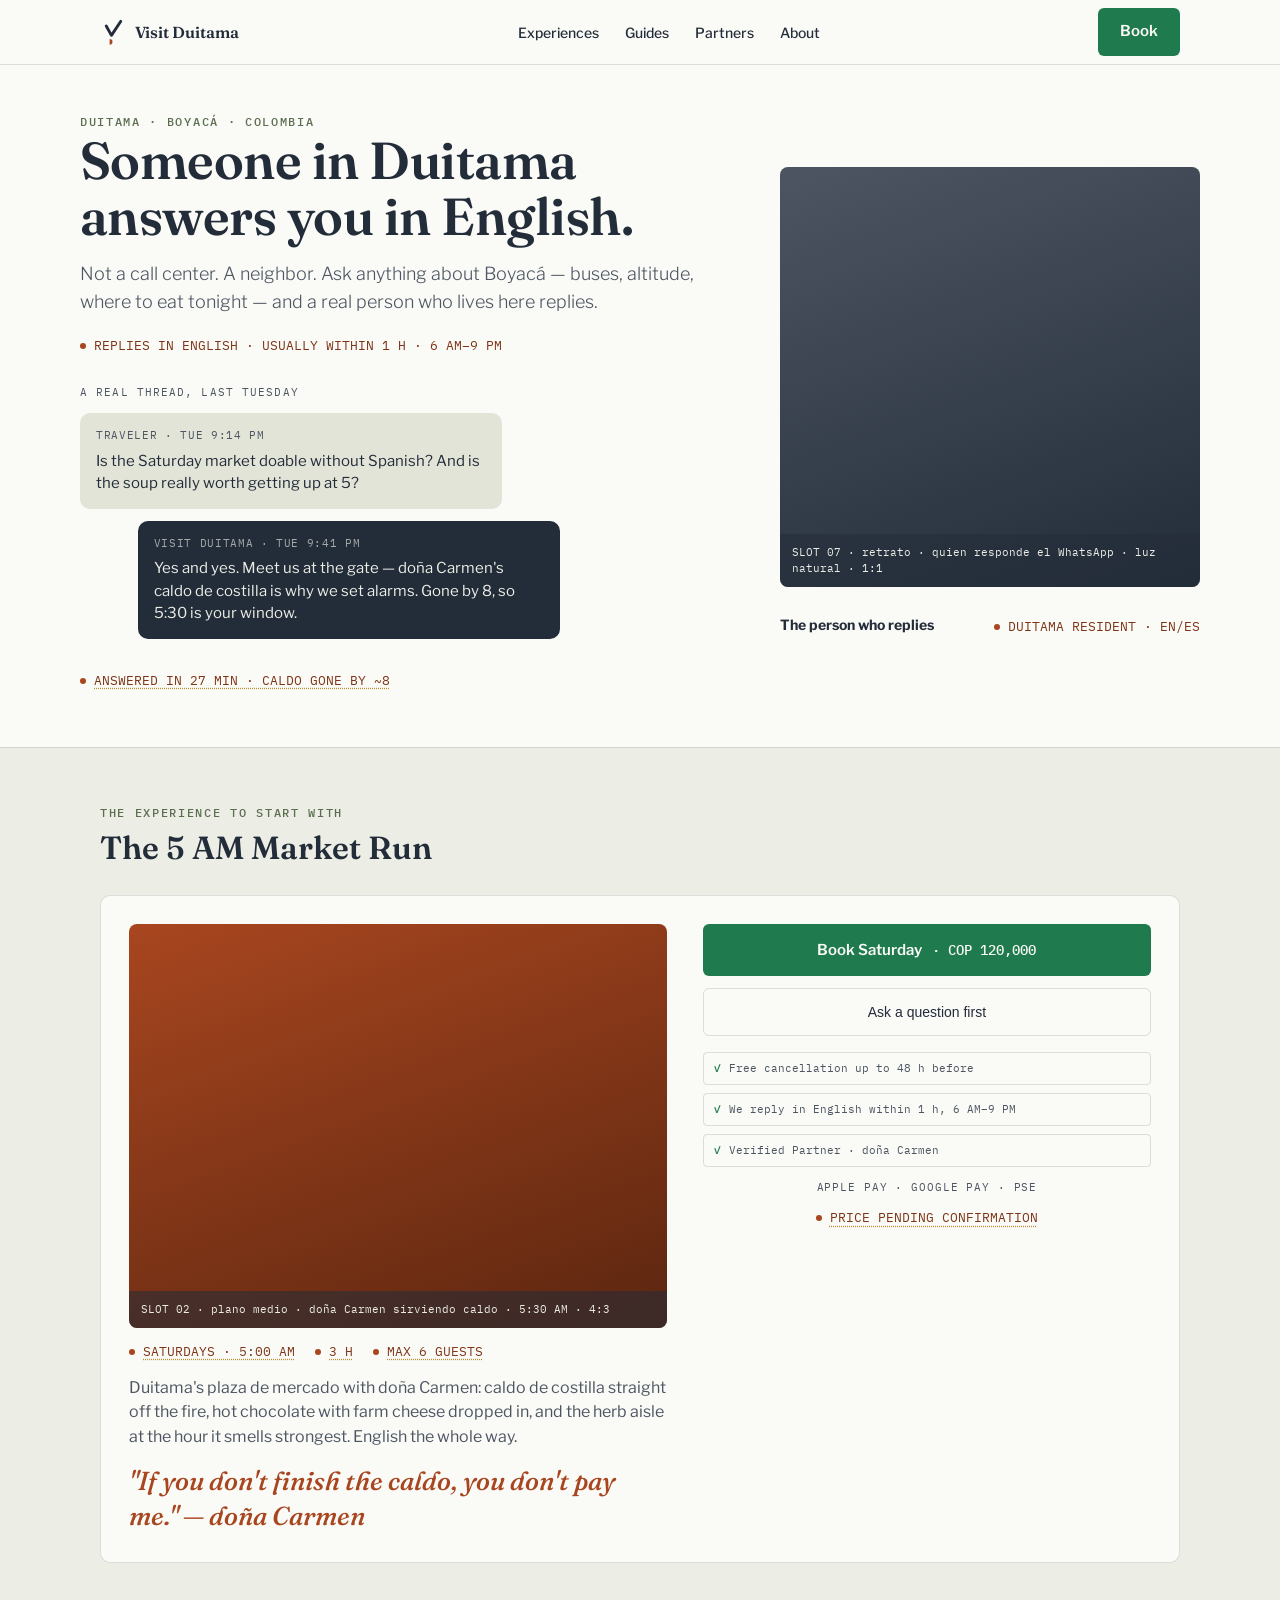
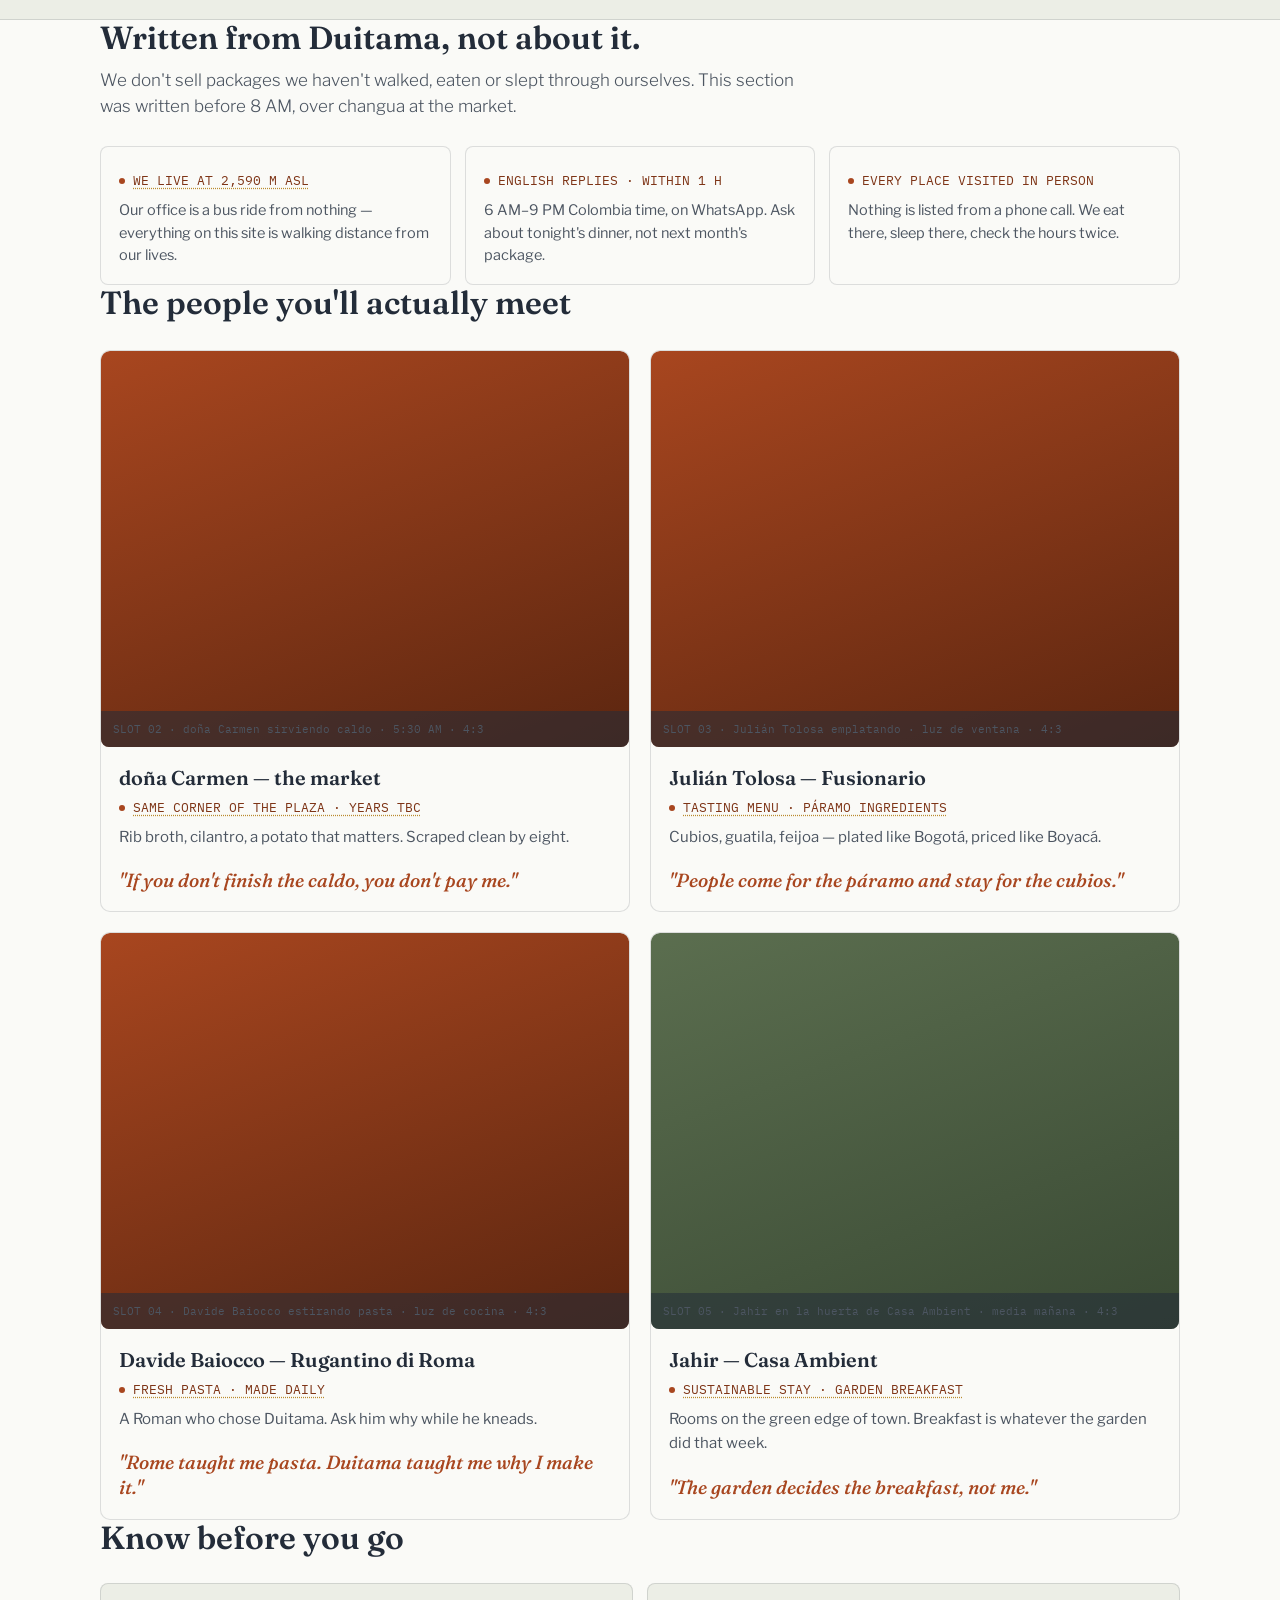
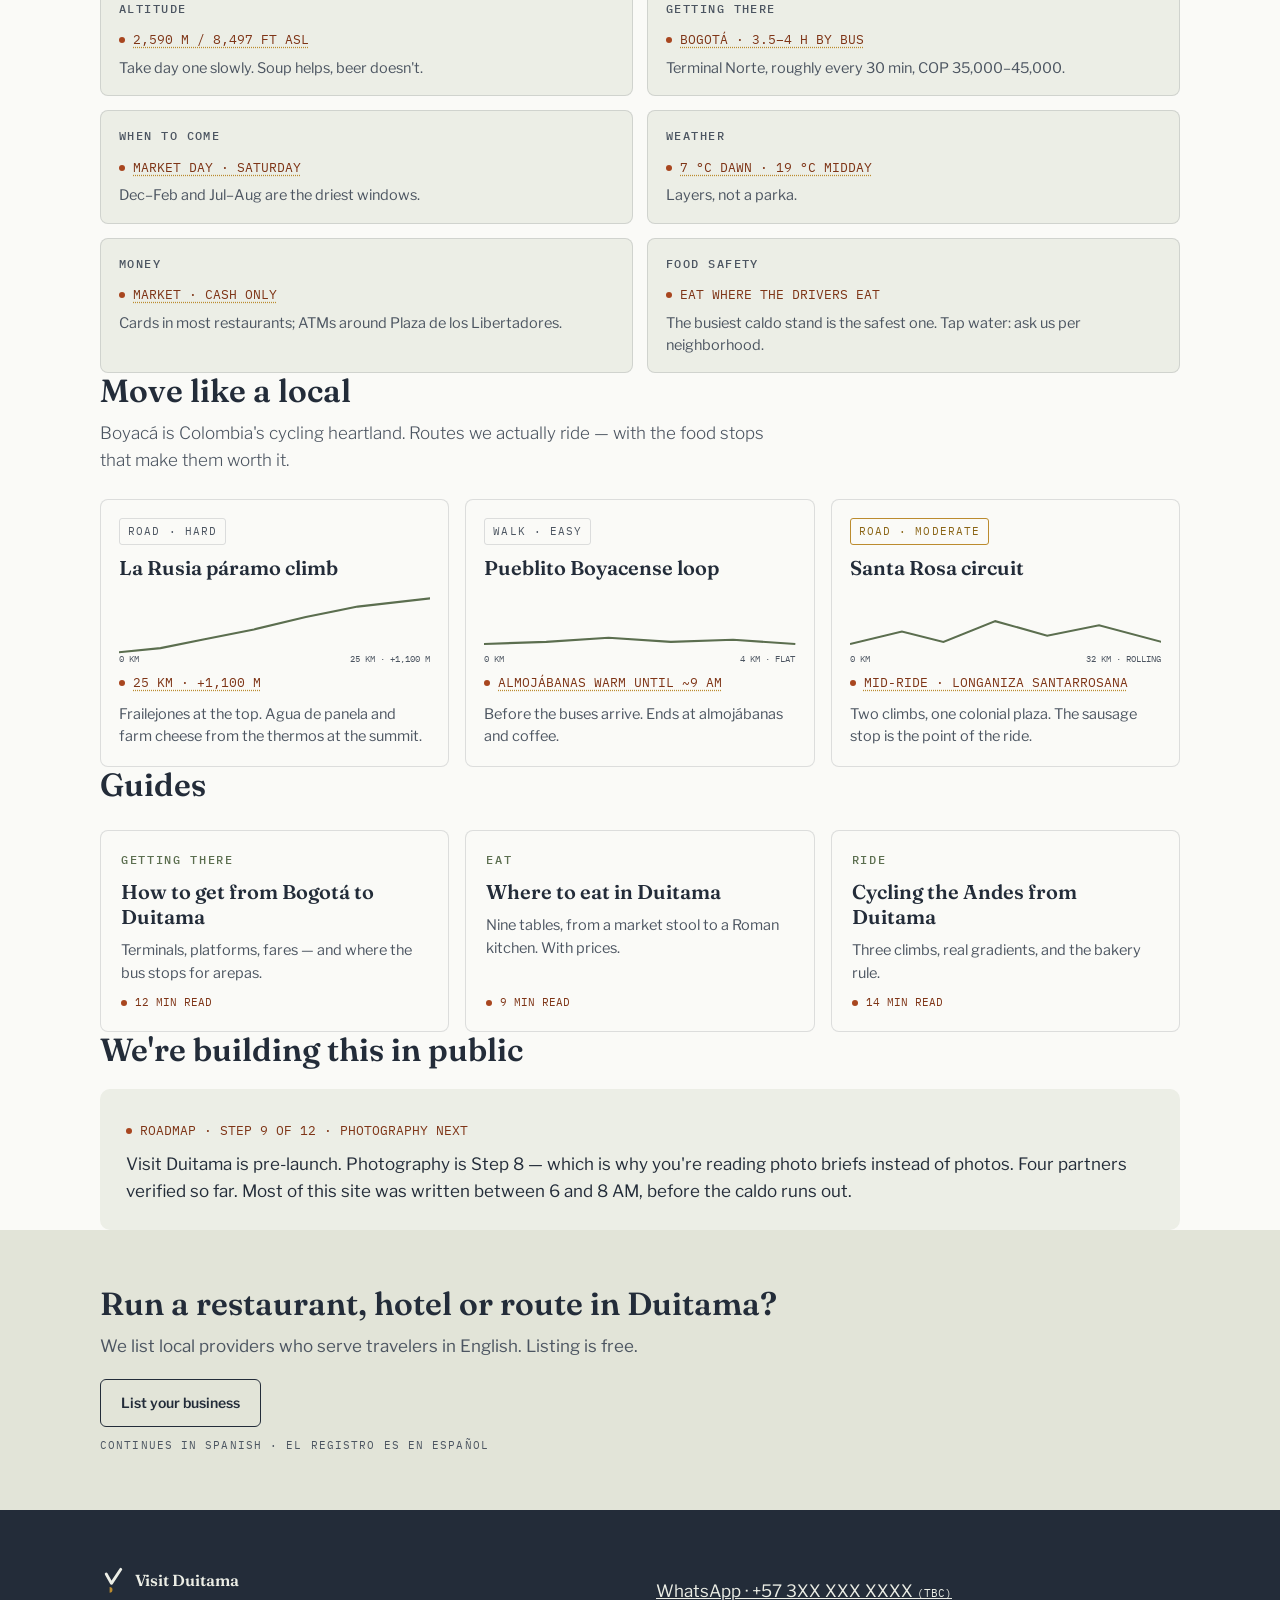
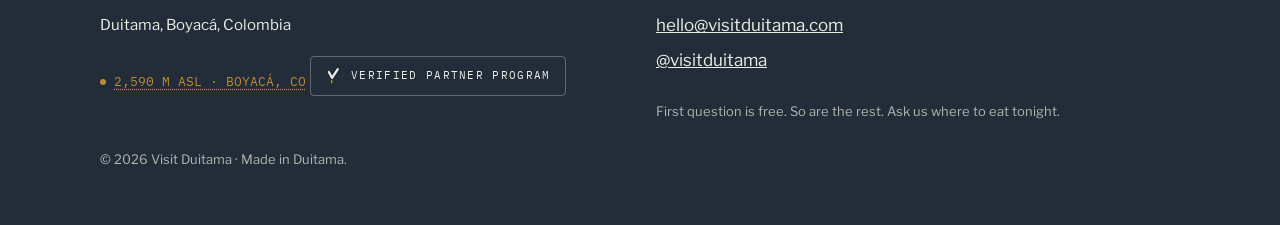
<file: explorations/b-trust-bridge.html>
<!DOCTYPE html>
<html lang="en">
<head>
<meta charset="UTF-8">
<meta name="viewport" content="width=device-width, initial-scale=1.0">
<title>Visit Duitama — Someone in Duitama Answers You in English</title>
<meta name="description" content="Book Duitama's 5 AM market run with doña Carmen. Real residents of Boyacá, Colombia answer your questions in English — usually within the hour.">
<meta property="og:type" content="website">
<meta property="og:title" content="Visit Duitama — Someone in Duitama answers you in English">
<meta property="og:description" content="Ask anything about Boyacá — buses, altitude, where to eat tonight — and a real person who lives here replies.">
<meta name="robots" content="noindex">
<link rel="canonical" href="https://visitduitama.com/explorations/b-trust-bridge.html">
<meta property="og:url" content="https://visitduitama.com/explorations/b-trust-bridge.html">
<meta property="og:image" content="https://visitduitama.com/og/trust-bridge.png"><!-- pending: real OG asset, Step 8 -->
<meta name="twitter:card" content="summary_large_image">
<meta name="twitter:title" content="Visit Duitama — Someone in Duitama answers you in English">
<meta name="twitter:description" content="Real residents of Boyacá answer in English, usually within the hour.">
<link rel="preconnect" href="https://fonts.googleapis.com">
<link rel="preconnect" href="https://fonts.gstatic.com" crossorigin>
<link href="https://fonts.googleapis.com/css2?family=Fraunces:ital,wght@0,600;1,500&family=IBM+Plex+Mono:wght@400;500&family=Libre+Franklin:wght@300;400;500;600;700&display=swap" rel="stylesheet">
<script type="application/ld+json">
{
  "@context": "https://schema.org",
  "@graph": [
    {"@type": "Organization","name": "Visit Duitama","url": "https://visitduitama.com","sameAs": ["https://instagram.com/visitduitama"],"areaServed": "Duitama, Boyacá, Colombia"},
    {"@type": "TouristDestination","name": "Duitama","description": "High-Andean city in Boyacá, Colombia — market culture, páramo cycling and origin gastronomy, guided in English by residents.","address": {"@type": "PostalAddress","addressLocality": "Duitama","addressRegion": "Boyacá","addressCountry": "CO"}},
    {"@type": "Product","name": "The 5 AM Market Run","description": "Duitama's plaza de mercado at opening hour with doña Carmen: caldo de costilla, hot chocolate with cheese, the herb aisle.","offers": {"@type": "Offer","price": "120000","priceCurrency": "COP","availability": "https://schema.org/PreOrder"}},
    {"@type": "FAQPage","mainEntity": [
      {"@type": "Question","name": "How do I get from Bogotá to Duitama?","acceptedAnswer": {"@type": "Answer","text": "Buses leave Bogotá's Terminal Norte roughly every 30 minutes from 5 AM to 7 PM. About 190 km via Tunja, 3.5–4 hours. Fare COP 35,000–45,000 (pending verification)."}},
      {"@type": "Question","name": "Can I visit the Duitama market without speaking Spanish?","acceptedAnswer": {"@type": "Answer","text": "Yes — the 5 AM Market Run is guided in English, and Visit Duitama answers questions in English on WhatsApp, usually within the hour."}},
      {"@type": "Question","name": "What is Duitama's altitude?","acceptedAnswer": {"@type": "Answer","text": "About 2,590 m / 8,497 ft above sea level (pending verification)."}}
    ]}
  ]
}
</script>
<style>
:root{
  --paper:#ECEEE6; --ui-white:#FAFAF7; --paper-deep:#E2E4D8;
  --ink:#232C39; --ink-soft:#4C5561;
  --terracota:#A8461F; --terracota-deep:#7E3416;
  --verde:#5B6E4F; --cta:#1F7A4D; --cta-hover:#166B41;
  --ocre:#BB8B2E; --cielo:#3E6E8E; --line:rgba(35,44,57,0.14);
  --ocre-text:#8A6415; --verde-text:#55684A; /* derivados AA para texto pequeño sobre claros */
  --font-authority:'Fraunces',Georgia,serif;
  --font-ui:'Libre Franklin',system-ui,sans-serif;
  --font-data:'IBM Plex Mono',ui-monospace,monospace;
}
*{margin:0;padding:0;box-sizing:border-box}
html{scroll-behavior:smooth}
@media (prefers-reduced-motion:reduce){html{scroll-behavior:auto}}
body{
  font-family:var(--font-ui);color:var(--ink);background:var(--ui-white);
  font-size:17px;line-height:1.55;
}
:focus-visible{outline:2px solid var(--cielo);outline-offset:2px}
a{color:var(--cielo)}
.skip-link{position:absolute;left:-9999px;top:0;background:var(--ink);color:var(--paper);padding:10px 16px;z-index:100;font-size:14px;text-decoration:none}
.skip-link:focus{left:8px;top:8px}

.fact{font-family:var(--font-data);font-size:13px;color:var(--terracota-deep);display:inline-flex;align-items:center;gap:8px}
.fact::before{content:"";width:6px;height:6px;border-radius:50%;background:var(--terracota);flex-shrink:0}
.fact--pending{text-decoration:underline dotted var(--ocre);text-underline-offset:3px;cursor:help}

h1{font-family:var(--font-authority);font-weight:600;font-size:clamp(32px,5.2vw,52px);line-height:1.08;letter-spacing:-0.01em}
h2{font-family:var(--font-authority);font-weight:600;font-size:clamp(24px,3.4vw,32px);line-height:1.15}
h3{font-family:var(--font-authority);font-weight:600;font-size:20px;line-height:1.25}
.eyebrow{font-family:var(--font-data);font-size:12px;font-weight:500;text-transform:uppercase;letter-spacing:0.14em;color:var(--verde)}
.micro-moment{font-family:var(--font-authority);font-style:italic;font-weight:500;font-size:clamp(22px,3vw,26px);line-height:1.35;color:var(--terracota)}

.wrap{max-width:1120px;margin:0 auto;padding:0 20px}
section{padding:56px 0}

/* nav */
.nav{position:sticky;top:0;z-index:50;background:var(--ui-white);border-bottom:1px solid var(--line)}
.nav-inner{max-width:1120px;margin:0 auto;padding:0 20px;height:64px;display:flex;align-items:center;justify-content:space-between;gap:16px}
.lockup{display:inline-flex;align-items:center;gap:9px;text-decoration:none;color:var(--ink)}
.lockup span{font-family:var(--font-authority);font-weight:600;font-size:16px}
.nav-links{display:none;gap:26px;list-style:none}
@media(min-width:820px){.nav-links{display:flex}}
.nav-links a{font-size:14px;font-weight:500;color:var(--ink);text-decoration:none;padding:8px 0}
.nav-links a:hover{color:var(--cielo)}

/* buttons */
.btn-cta{
  display:inline-flex;align-items:center;justify-content:center;gap:10px;
  min-height:48px;padding:0 22px;border:none;border-radius:6px;
  background:var(--cta);color:var(--ui-white);
  font-family:var(--font-ui);font-size:15px;font-weight:600;cursor:pointer;text-decoration:none;
}
.btn-cta:hover{background:var(--cta-hover)}
.btn-cta .price{font-family:var(--font-data);font-weight:500;font-size:14px}
.btn-outline{
  display:inline-flex;align-items:center;justify-content:center;
  min-height:48px;padding:0 20px;border:1.5px solid var(--ink);border-radius:6px;
  background:transparent;color:var(--ink);font-size:14px;font-weight:600;
  text-decoration:none;cursor:pointer;
}
.btn-outline:hover{background:var(--ink);color:var(--ui-white)}
.btn-secondary{
  display:flex;align-items:center;justify-content:center;min-height:48px;padding:0 20px;
  border:1.5px solid var(--line);border-radius:6px;background:transparent;color:var(--ink);
  font-size:14px;font-weight:500;cursor:pointer;
}
.btn-secondary:hover{border-color:var(--ink)}

/* hero */
.hero{padding:48px 0 56px}
.hero-grid{display:grid;gap:36px}
@media(min-width:880px){.hero-grid{grid-template-columns:1fr 420px;align-items:center}}
.hero .sub{font-size:18px;font-weight:300;color:var(--ink-soft);max-width:52ch;margin-top:16px}
.hero .fact{margin-top:20px}

/* chat — signature element */
.chat{margin-top:28px;display:flex;flex-direction:column;gap:12px;max-width:480px}
.bubble{border-radius:10px;padding:14px 16px;font-size:15px;line-height:1.5;position:relative}
.bubble .meta{font-family:var(--font-data);font-size:11px;letter-spacing:0.06em;display:block;margin-bottom:6px;color:var(--ink-soft)}
.bubble--q{background:var(--paper-deep);align-self:flex-start;max-width:88%}
.bubble--a{background:var(--ink);color:var(--paper);align-self:flex-end;max-width:88%}
.bubble--a .meta{color:rgba(236,238,230,0.65)}
.chat-caption{font-family:var(--font-data);font-size:11px;letter-spacing:0.1em;text-transform:uppercase;color:var(--ink-soft)}

/* portrait */
.ph{position:relative;border-radius:8px;overflow:hidden;color:var(--paper);display:flex;align-items:flex-end}
.ph .slot{font-family:var(--font-data);font-size:11px;line-height:1.5;padding:10px 12px;background:rgba(35,44,57,0.55);width:100%}
.ph--gastro{background:linear-gradient(160deg,#A8461F,#5C2610)}
.ph--land{background:linear-gradient(160deg,#5B6E4F,#3A4A34)}
.ph--neutral{background:linear-gradient(160deg,#4C5561,#232C39)}
.r43{aspect-ratio:4/3}.r11{aspect-ratio:1/1}
.portrait-caption{display:flex;justify-content:space-between;align-items:baseline;gap:12px;margin-top:10px}
.portrait-caption strong{font-size:14px}

/* booking block */
.book-section{background:var(--paper);border-top:1px solid var(--line);border-bottom:1px solid var(--line)}
.book{
  background:var(--ui-white);border:1px solid var(--line);border-radius:10px;
  padding:28px;margin-top:28px;
}
@media(min-width:820px){.book{display:grid;grid-template-columns:1.2fr 1fr;gap:36px}}
.book h3{font-size:24px}
.book .facts-row{display:flex;flex-wrap:wrap;gap:10px 20px;margin:14px 0}
.book .desc{font-size:16px;color:var(--ink-soft)}
.book-panel{display:flex;flex-direction:column;gap:12px;margin-top:22px}
@media(min-width:820px){.book-panel{margin-top:0}}
.book-panel .btn-cta{min-height:52px}
.seals{display:flex;flex-direction:column;gap:8px;margin-top:4px}
.seal{font-family:var(--font-data);font-size:11px;color:var(--ink-soft);border:1px solid var(--line);border-radius:4px;padding:7px 10px;display:flex;gap:8px;align-items:center}
.seal .check{color:var(--cta);font-weight:500}
.pay{font-family:var(--font-data);font-size:11px;letter-spacing:0.08em;color:var(--ink-soft);text-transform:uppercase;text-align:center}

/* trust strip */
.proofs{display:grid;gap:14px;margin-top:26px}
@media(min-width:760px){.proofs{grid-template-columns:repeat(3,1fr)}}
.proof{border:1px solid var(--line);border-radius:8px;padding:18px;background:var(--ui-white)}
.proof p{font-size:14.5px;color:var(--ink-soft);margin-top:8px}

/* people */
.people-grid{display:grid;gap:20px;margin-top:28px}
@media(min-width:680px){.people-grid{grid-template-columns:repeat(2,1fr)}}
.person{border:1px solid var(--line);border-radius:10px;overflow:hidden;background:var(--ui-white);display:flex;flex-direction:column}
.person .body{padding:18px;display:flex;flex-direction:column;gap:8px;flex:1}
.person p{font-size:15px;color:var(--ink-soft)}
.person .quote{font-family:var(--font-authority);font-style:italic;font-weight:500;font-size:19px;line-height:1.35;color:var(--terracota);margin-top:auto;padding-top:10px}

/* kbyg compact */
.kbyg{display:grid;gap:14px;margin-top:26px}
@media(min-width:760px){.kbyg{grid-template-columns:repeat(2,1fr)}}
.kbyg .item{border:1px solid var(--line);border-radius:8px;padding:16px 18px;background:var(--paper)}
.kbyg .item p{font-size:14.5px;color:var(--ink-soft);margin-top:6px}
.kbyg dt{font-family:var(--font-data);font-size:12px;font-weight:500;text-transform:uppercase;letter-spacing:0.12em;color:var(--ink-soft);margin-bottom:6px}

/* routes */
.routes{display:grid;gap:16px;margin-top:26px}
@media(min-width:820px){.routes{grid-template-columns:repeat(3,1fr)}}
.route{border:1px solid var(--line);border-radius:8px;padding:18px;background:var(--ui-white);display:flex;flex-direction:column;gap:10px}
.route .tag{font-family:var(--font-data);font-size:11px;letter-spacing:0.1em;text-transform:uppercase;border:1px solid var(--line);border-radius:3px;padding:4px 8px;color:var(--ink-soft);align-self:flex-start}
.route .tag--mid{border-color:var(--ocre);color:var(--ocre-text)}
.route p{font-size:14.5px;color:var(--ink-soft)}
.route svg{width:100%;height:auto;display:block}

/* guides */
.cards{display:grid;gap:16px;margin-top:26px}
@media(min-width:680px){.cards{grid-template-columns:repeat(3,1fr)}}
.card{border:1px solid var(--line);background:var(--ui-white);border-radius:8px;padding:20px;display:flex;flex-direction:column;gap:10px;text-decoration:none;color:var(--ink)}
.card:hover h3{color:var(--cielo)}
.card p{font-size:14.5px;color:var(--ink-soft);flex:1}
.card .fact{font-size:11px}

/* partner strip */
.partner-strip{background:var(--paper-deep)}
.partner-strip .note{font-family:var(--font-data);font-size:11px;letter-spacing:0.1em;text-transform:uppercase;color:var(--ink-soft);margin-top:10px;display:block}

/* footer */
footer{background:var(--ink);color:var(--paper);padding:56px 0}
footer :focus-visible{outline-color:var(--paper)} /* anillo Cielo no alcanza 3:1 sobre Madrugada */
footer a{color:var(--paper)}
footer .fact{color:var(--ocre)}
footer .fact::before{background:var(--ocre)}
.foot-grid{display:grid;gap:32px}
@media(min-width:760px){.foot-grid{grid-template-columns:1fr 1fr}}
footer ul{list-style:none;margin-top:12px;display:flex;flex-direction:column;gap:8px}
.foot-seal{display:inline-flex;align-items:center;gap:10px;margin-top:18px;border:1px solid rgba(236,238,230,0.3);border-radius:4px;padding:10px 14px;font-family:var(--font-data);font-size:11px;letter-spacing:0.12em;text-transform:uppercase}
.foot-small{font-size:13px;color:rgba(236,238,230,0.7);margin-top:28px}

/* sticky booking bar — mobile */
.sticky-bar{
  position:fixed;left:0;right:0;bottom:0;z-index:60;
  background:var(--ui-white);border-top:1px solid var(--line);
  padding:10px 16px calc(10px + env(safe-area-inset-bottom));
  display:none;align-items:center;justify-content:space-between;gap:14px;
  transform:translateY(110%);transition:transform 0.25s ease;
}
@media (prefers-reduced-motion:reduce){.sticky-bar{transition:none}}
.sticky-bar.visible{transform:translateY(0)}
.sticky-bar .p{display:flex;flex-direction:column;gap:2px}
.sticky-bar .p .amount{font-family:var(--font-data);font-size:14px;font-weight:500;color:var(--ink)}
.sticky-bar .p .per{font-size:11px;color:var(--ink-soft)}
@media(max-width:819px){.sticky-bar{display:flex}}
body{padding-bottom:0}
</style>
</head>
<body>
<a class="skip-link" href="#main">Skip to content</a>

<nav class="nav" aria-label="Main">
  <div class="nav-inner">
    <a class="lockup" href="#top" aria-label="Visit Duitama — home">
      <svg viewBox="0 0 100 110" width="26" height="29" aria-hidden="true">
        <path d="M24 30 L44 66 L80 12" fill="none" stroke="#232C39" stroke-width="11" stroke-linecap="round" stroke-linejoin="round"/>
        <path d="M37 80 L37 102 A11 11 0 0 0 37 80 Z" fill="#A8461F"/>
      </svg>
      <span>Visit Duitama</span>
    </a>
    <ul class="nav-links">
      <li><a href="#experience">Experiences</a></li>
      <li><a href="#guides">Guides</a></li>
      <li><a href="#partners">Partners</a></li>
      <li><a href="#behind">About</a></li>
    </ul>
    <a class="btn-cta" href="#experience" data-event="book_click">Book</a>
  </div>
</nav>

<main id="main">
  <!-- HERO -->
  <header class="hero wrap" id="top">
    <div class="hero-grid">
      <div>
        <p class="eyebrow">Duitama · Boyacá · Colombia</p>
        <h1>Someone in Duitama answers you in English.</h1>
        <p class="sub">Not a call center. A neighbor. Ask anything about Boyacá — buses, altitude, where to eat tonight — and a real person who lives here replies.</p>
        <span class="fact">REPLIES IN ENGLISH · USUALLY WITHIN 1 H · 6 AM–9 PM</span>

        <!-- signature element: the answered message -->
        <div class="chat" aria-label="A real question, answered">
          <p class="chat-caption">A real thread, last Tuesday</p>
          <div class="bubble bubble--q">
            <span class="meta">TRAVELER · TUE 9:14 PM</span>
            Is the Saturday market doable without Spanish? And is the soup really worth getting up at 5?
          </div>
          <div class="bubble bubble--a">
            <span class="meta">VISIT DUITAMA · TUE 9:41 PM</span>
            Yes and yes. Meet us at the gate — doña Carmen's <span lang="es">caldo de costilla</span> is why we set alarms. Gone by 8, so 5:30 is your window.
          </div>
          <span class="fact fact--pending" data-verify="market-caldo-runout" title="Pending verification">ANSWERED IN 27 MIN · CALDO GONE BY ~8</span>
        </div>
      </div>
      <div>
        <div class="ph ph--neutral r11" role="img" aria-label="SLOT 07 · retrato · quien responde el WhatsApp de Visit Duitama, escritorio con termo, luz natural · 1:1">
          <p class="slot">SLOT 07 · retrato · quien responde el WhatsApp · luz natural · 1:1</p>
        </div>
        <div class="portrait-caption">
          <strong>The person who replies</strong>
          <span class="fact">DUITAMA RESIDENT · EN/ES</span>
        </div>
      </div>
    </div>
  </header>

  <!-- SIGNATURE EXPERIENCE — full conversion block, early -->
  <section class="book-section" id="experience" aria-labelledby="exp-h">
    <div class="wrap">
      <p class="eyebrow">The experience to start with</p>
      <h2 id="exp-h" style="margin-top:8px">The 5 AM Market Run</h2>
      <div class="book">
        <div>
          <div class="ph ph--gastro r43" role="img" aria-label="SLOT 02 · plano medio · doña Carmen sirviendo caldo, vapor visible, luz de bombillo de plaza, 5:30 AM · 4:3" lang="es">
            <p class="slot">SLOT 02 · plano medio · doña Carmen sirviendo caldo · 5:30 AM · 4:3</p>
          </div>
          <div class="facts-row">
            <span class="fact fact--pending" data-verify="market-opening-hour" title="Pending verification">SATURDAYS · 5:00 AM</span>
            <span class="fact fact--pending" data-verify="sig-duration" title="Pending verification">3 H</span>
            <span class="fact fact--pending" data-verify="sig-capacity" title="Pending verification">MAX 6 GUESTS</span>
          </div>
          <p class="desc">Duitama's plaza de mercado with doña Carmen: <span lang="es">caldo de costilla</span> straight off the fire, hot chocolate with farm cheese dropped in, and the herb aisle at the hour it smells strongest. English the whole way.</p>
          <p class="micro-moment" style="margin-top:14px">"If you don't finish the caldo, you don't pay me." — doña Carmen</p>
        </div>
        <div class="book-panel">
          <button class="btn-cta" type="button" data-event="book_click">Book Saturday <span class="price">· COP 120,000</span></button>
          <button class="btn-secondary" type="button" data-event="secondary_cta">Ask a question first</button>
          <div class="seals">
            <span class="seal"><span class="check">✓</span> Free cancellation up to 48 h before</span>
            <span class="seal"><span class="check">✓</span> We reply in English within 1 h, 6 AM–9 PM</span>
            <span class="seal"><span class="check">✓</span> Verified Partner · doña Carmen</span>
          </div>
          <p class="pay">Apple Pay · Google Pay · PSE</p>
          <span class="fact fact--pending" data-verify="sig-price" title="Pending verification" style="align-self:center">PRICE PENDING CONFIRMATION</span>
        </div>
      </div>
    </div>
  </section>

  <!-- TRUST STRIP -->
  <section class="wrap" id="trust" aria-labelledby="trust-h">
    <h2 id="trust-h">Written from Duitama, not about it.</h2>
    <p style="color:var(--ink-soft);font-weight:300;max-width:58ch;margin-top:10px">We don't sell packages we haven't walked, eaten or slept through ourselves. This section was written before 8 AM, over <span lang="es">changua</span> at the market.</p>
    <div class="proofs">
      <div class="proof">
        <span class="fact fact--pending" data-verify="altitude" title="Pending verification">WE LIVE AT 2,590 M ASL</span>
        <p>Our office is a bus ride from nothing — everything on this site is walking distance from our lives.</p>
      </div>
      <div class="proof">
        <span class="fact">ENGLISH REPLIES · WITHIN 1 H</span>
        <p>6 AM–9 PM Colombia time, on WhatsApp. Ask about tonight's dinner, not next month's package.</p>
      </div>
      <div class="proof">
        <span class="fact">EVERY PLACE VISITED IN PERSON</span>
        <p>Nothing is listed from a phone call. We eat there, sleep there, check the hours twice.</p>
      </div>
    </div>
  </section>

  <!-- REAL BOYACÁ -->
  <section class="wrap" id="people" aria-labelledby="people-h" style="padding-top:0">
    <h2 id="people-h">The people you'll actually meet</h2>
    <div class="people-grid">
      <article class="person">
        <div class="ph ph--gastro r43" role="img" aria-label="SLOT 02 · plano medio · doña Carmen sirviendo caldo, vapor visible, luz de bombillo de plaza, 5:30 AM · 4:3" lang="es">
          <p class="slot">SLOT 02 · doña Carmen sirviendo caldo · 5:30 AM · 4:3</p>
        </div>
        <div class="body">
          <h3>doña Carmen — the market</h3>
          <span class="fact fact--pending" data-verify="carmen-stall-years" title="Pending verification">SAME CORNER OF THE PLAZA · YEARS TBC</span>
          <p>Rib broth, cilantro, a potato that matters. Scraped clean by eight.</p>
          <p class="quote">"If you don't finish the caldo, you don't pay me."</p>
        </div>
      </article>
      <article class="person">
        <div class="ph ph--gastro r43" role="img" aria-label="SLOT 03 · plano medio · Julián Tolosa emplatando en Fusionario · luz de ventana · 4:3" lang="es">
          <p class="slot">SLOT 03 · Julián Tolosa emplatando · luz de ventana · 4:3</p>
        </div>
        <div class="body">
          <h3>Julián Tolosa — Fusionario</h3>
          <span class="fact fact--pending" data-verify="fusionario-details" title="Pending verification">TASTING MENU · PÁRAMO INGREDIENTS</span>
          <p>Cubios, <span lang="es">guatila</span>, <span lang="es">feijoa</span> — plated like Bogotá, priced like Boyacá.</p>
          <p class="quote">"People come for the páramo and stay for the <span lang="es">cubios</span>."</p>
        </div>
      </article>
      <article class="person">
        <div class="ph ph--gastro r43" role="img" aria-label="SLOT 04 · plano medio · Davide Baiocco estirando pasta, harina en el aire, luz de cocina · 4:3" lang="es">
          <p class="slot">SLOT 04 · Davide Baiocco estirando pasta · luz de cocina · 4:3</p>
        </div>
        <div class="body">
          <h3>Davide Baiocco — Rugantino di Roma</h3>
          <span class="fact fact--pending" data-verify="rugantino-details" title="Pending verification">FRESH PASTA · MADE DAILY</span>
          <p>A Roman who chose Duitama. Ask him why while he kneads.</p>
          <p class="quote">"Rome taught me pasta. Duitama taught me why I make it."</p>
        </div>
      </article>
      <article class="person">
        <div class="ph ph--land r43" role="img" aria-label="SLOT 05 · plano medio · Jahir en la huerta de Casa Ambient, canasta de desayuno · media mañana · 4:3" lang="es">
          <p class="slot">SLOT 05 · Jahir en la huerta de Casa Ambient · media mañana · 4:3</p>
        </div>
        <div class="body">
          <h3>Jahir — Casa Ambient</h3>
          <span class="fact fact--pending" data-verify="casa-ambient-details" title="Pending verification">SUSTAINABLE STAY · GARDEN BREAKFAST</span>
          <p>Rooms on the green edge of town. Breakfast is whatever the garden did that week.</p>
          <p class="quote">"The garden decides the breakfast, not me."</p>
        </div>
      </article>
    </div>
  </section>

  <!-- KNOW BEFORE YOU GO -->
  <section class="wrap" id="know" aria-labelledby="know-h" style="padding-top:0">
    <h2 id="know-h">Know before you go</h2>
    <dl class="kbyg">
      <div class="item"><dt>Altitude</dt><dd><span class="fact fact--pending" data-verify="altitude" title="Pending verification">2,590 M / 8,497 FT ASL</span><p>Take day one slowly. Soup helps, beer doesn't.</p></dd></div>
      <div class="item"><dt>Getting there</dt><dd><span class="fact fact--pending" data-verify="bus-duration" title="Pending verification">BOGOTÁ · 3.5–4 H BY BUS</span><p>Terminal Norte, roughly every 30 min, COP 35,000–45,000.</p></dd></div>
      <div class="item"><dt>When to come</dt><dd><span class="fact fact--pending" data-verify="market-day" title="Pending verification">MARKET DAY · SATURDAY</span><p>Dec–Feb and Jul–Aug are the driest windows.</p></dd></div>
      <div class="item"><dt>Weather</dt><dd><span class="fact fact--pending" data-verify="temp-range" title="Pending verification">7 °C DAWN · 19 °C MIDDAY</span><p>Layers, not a parka.</p></dd></div>
      <div class="item"><dt>Money</dt><dd><span class="fact fact--pending" data-verify="market-cash" title="Pending verification">MARKET · CASH ONLY</span><p>Cards in most restaurants; ATMs around Plaza de los Libertadores.</p></dd></div>
      <div class="item"><dt>Food safety</dt><dd><span class="fact">EAT WHERE THE DRIVERS EAT</span><p>The busiest caldo stand is the safest one. Tap water: ask us per neighborhood.</p></dd></div>
    </dl>
  </section>

  <!-- MOVE LIKE A LOCAL -->
  <section class="wrap" id="move" aria-labelledby="move-h" style="padding-top:0">
    <h2 id="move-h">Move like a local</h2>
    <p style="color:var(--ink-soft);font-weight:300;max-width:58ch;margin-top:10px">Boyacá is Colombia's cycling heartland. Routes we actually ride — with the food stops that make them worth it.</p>
    <div class="routes">
      <article class="route">
        <span class="tag">Road · Hard</span>
        <h3>La Rusia páramo climb</h3>
        <svg viewBox="0 0 300 70" aria-label="Elevation profile: steady climb, 25 km, about 1,100 m of gain" role="img">
          <polyline points="0,60 40,56 80,48 130,38 180,26 230,16 300,8" fill="none" stroke="#5B6E4F" stroke-width="2"/>
          <text x="0" y="69" font-family="IBM Plex Mono, monospace" font-size="9" fill="#4C5561">0 KM</text>
          <text x="300" y="69" text-anchor="end" font-family="IBM Plex Mono, monospace" font-size="9" fill="#4C5561">25 KM · +1,100 M</text>
        </svg>
        <span class="fact fact--pending" data-verify="rusia-gain" title="Pending verification">25 KM · +1,100 M</span>
        <p>Frailejones at the top. <span lang="es">Agua de panela</span> and farm cheese from the thermos at the summit.</p>
      </article>
      <article class="route">
        <span class="tag">Walk · Easy</span>
        <h3>Pueblito Boyacense loop</h3>
        <svg viewBox="0 0 300 70" aria-label="Elevation profile: mostly flat 4 km walk" role="img">
          <polyline points="0,52 60,50 120,46 180,50 240,48 300,52" fill="none" stroke="#5B6E4F" stroke-width="2"/>
          <text x="0" y="69" font-family="IBM Plex Mono, monospace" font-size="9" fill="#4C5561">0 KM</text>
          <text x="300" y="69" text-anchor="end" font-family="IBM Plex Mono, monospace" font-size="9" fill="#4C5561">4 KM · FLAT</text>
        </svg>
        <span class="fact fact--pending" data-verify="almojabana-hour" title="Pending verification">ALMOJÁBANAS WARM UNTIL ~9 AM</span>
        <p>Before the buses arrive. Ends at <span lang="es">almojábanas</span> and coffee.</p>
      </article>
      <article class="route">
        <span class="tag tag--mid">Road · Moderate</span>
        <h3>Santa Rosa circuit</h3>
        <svg viewBox="0 0 300 70" aria-label="Elevation profile: rolling 32 km with two climbs" role="img">
          <polyline points="0,52 50,40 90,50 140,30 190,44 240,34 300,50" fill="none" stroke="#5B6E4F" stroke-width="2"/>
          <text x="0" y="69" font-family="IBM Plex Mono, monospace" font-size="9" fill="#4C5561">0 KM</text>
          <text x="300" y="69" text-anchor="end" font-family="IBM Plex Mono, monospace" font-size="9" fill="#4C5561">32 KM · ROLLING</text>
        </svg>
        <span class="fact fact--pending" data-verify="longaniza-detail" title="Pending verification">MID-RIDE · LONGANIZA SANTARROSANA</span>
        <p>Two climbs, one colonial plaza. The sausage stop is the point of the ride.</p>
      </article>
    </div>
  </section>

  <!-- GUIDES -->
  <section class="wrap" id="guides" aria-labelledby="guides-h" style="padding-top:0">
    <h2 id="guides-h">Guides</h2>
    <div class="cards">
      <a class="card" href="#" data-event="guide_click">
        <span class="eyebrow">Getting there</span>
        <h3>How to get from Bogotá to Duitama</h3>
        <p>Terminals, platforms, fares — and where the bus stops for <span lang="es">arepas</span>.</p>
        <span class="fact">12 MIN READ</span>
      </a>
      <a class="card" href="#" data-event="guide_click">
        <span class="eyebrow">Eat</span>
        <h3>Where to eat in Duitama</h3>
        <p>Nine tables, from a market stool to a Roman kitchen. With prices.</p>
        <span class="fact">9 MIN READ</span>
      </a>
      <a class="card" href="#" data-event="guide_click">
        <span class="eyebrow">Ride</span>
        <h3>Cycling the Andes from Duitama</h3>
        <p>Three climbs, real gradients, and the bakery rule.</p>
        <span class="fact">14 MIN READ</span>
      </a>
    </div>
  </section>

  <!-- BEHIND -->
  <section class="wrap" id="behind" aria-labelledby="behind-h" style="padding-top:0">
    <h2 id="behind-h">We're building this in public</h2>
    <div style="background:var(--paper);border-radius:10px;padding:26px;margin-top:20px">
      <span class="fact">ROADMAP · STEP 9 OF 12 · PHOTOGRAPHY NEXT</span>
      <p style="margin-top:10px">Visit Duitama is pre-launch. Photography is Step 8 — which is why you're reading photo briefs instead of photos. Four partners verified so far. Most of this site was written between 6 and 8 AM, before the caldo runs out.</p>
    </div>
  </section>

  <!-- PARTNER STRIP -->
  <section class="partner-strip" id="partners" aria-labelledby="partners-h">
    <div class="wrap">
      <h2 id="partners-h">Run a restaurant, hotel or route in Duitama?</h2>
      <p style="color:var(--ink-soft);margin-top:10px">We list local providers who serve travelers in English. Listing is free.</p>
      <div style="margin-top:20px">
        <a class="btn-outline" href="#" data-event="partner_signup">List your business</a>
        <span class="note">Continues in Spanish · <span lang="es">El registro es en español</span></span>
      </div>
    </div>
  </section>
</main>

<footer>
  <div class="wrap">
    <div class="foot-grid">
      <div>
        <a class="lockup" href="#top" style="color:var(--paper)">
          <svg viewBox="0 0 100 110" width="26" height="29" aria-hidden="true">
            <path d="M24 30 L44 66 L80 12" fill="none" stroke="#ECEEE6" stroke-width="11" stroke-linecap="round" stroke-linejoin="round"/>
            <path d="M37 80 L37 102 A11 11 0 0 0 37 80 Z" fill="#BB8B2E"/>
          </svg>
          <span>Visit Duitama</span>
        </a>
        <p style="margin-top:12px;font-size:15px">Duitama, Boyacá, Colombia</p>
        <span class="fact fact--pending" data-verify="altitude" title="Pending verification" style="margin-top:8px">2,590 M ASL · BOYACÁ, CO</span>
        <div class="foot-seal">
          <svg viewBox="0 0 100 110" width="16" height="18" aria-hidden="true">
            <path d="M24 30 L44 66 L80 12" fill="none" stroke="#ECEEE6" stroke-width="14" stroke-linecap="round" stroke-linejoin="round"/>
            <path d="M37 80 L37 102 A11 11 0 0 0 37 80 Z" fill="#BB8B2E"/>
          </svg>
          Verified Partner Program
        </div>
      </div>
      <div>
        <ul>
          <li><a href="#" data-event="whatsapp_click">WhatsApp · +57 3XX XXX XXXX <span style="font-family:var(--font-data);font-size:11px">(TBC)</span></a></li>
          <li><a href="mailto:hello@visitduitama.com">hello@visitduitama.com</a></li>
          <li><a href="https://instagram.com/visitduitama">@visitduitama</a></li>
        </ul>
        <p class="foot-small">First question is free. So are the rest. Ask us where to eat tonight.</p>
      </div>
    </div>
    <p class="foot-small">© 2026 Visit Duitama · Made in Duitama.</p>
  </div>
</footer>

<!-- sticky booking bar (mobile) -->
<div class="sticky-bar" id="stickyBar" aria-hidden="true" inert>
  <div class="p">
    <span class="amount">COP 120,000</span>
    <span class="per">per person · Saturdays 5 AM</span>
  </div>
  <a class="btn-cta" href="#experience" data-event="book_click">Book</a>
</div>

<script>
/* Analytics instrumentation stub — no tracker installed (BRIEF §7.5) */
(function(){
  document.addEventListener('click',function(e){
    var el=e.target.closest('[data-event]');
    if(el){console.log('[event]',el.getAttribute('data-event'));}
  });
  var fired=false;
  var bar=document.getElementById('stickyBar');
  var exp=document.getElementById('experience');
  window.addEventListener('scroll',function(){
    if(!fired){
      var d=(window.scrollY+window.innerHeight)/document.documentElement.scrollHeight;
      if(d>=0.5){fired=true;console.log('[event]','scroll_depth_50');}
    }
    /* show bar after the booking block scrolls out of view upward */
    var r=exp.getBoundingClientRect();
    var show=r.bottom<0||r.top>window.innerHeight;
    var past=window.scrollY>r.top+window.scrollY-200;
    bar.classList.toggle('visible',show&&past&&window.scrollY>300);
    bar.setAttribute('aria-hidden',String(!(show&&past)));
    bar.inert = !(show&&past&&window.scrollY>300);
  },{passive:true});
})();
</script>
</body>
</html>
</file>
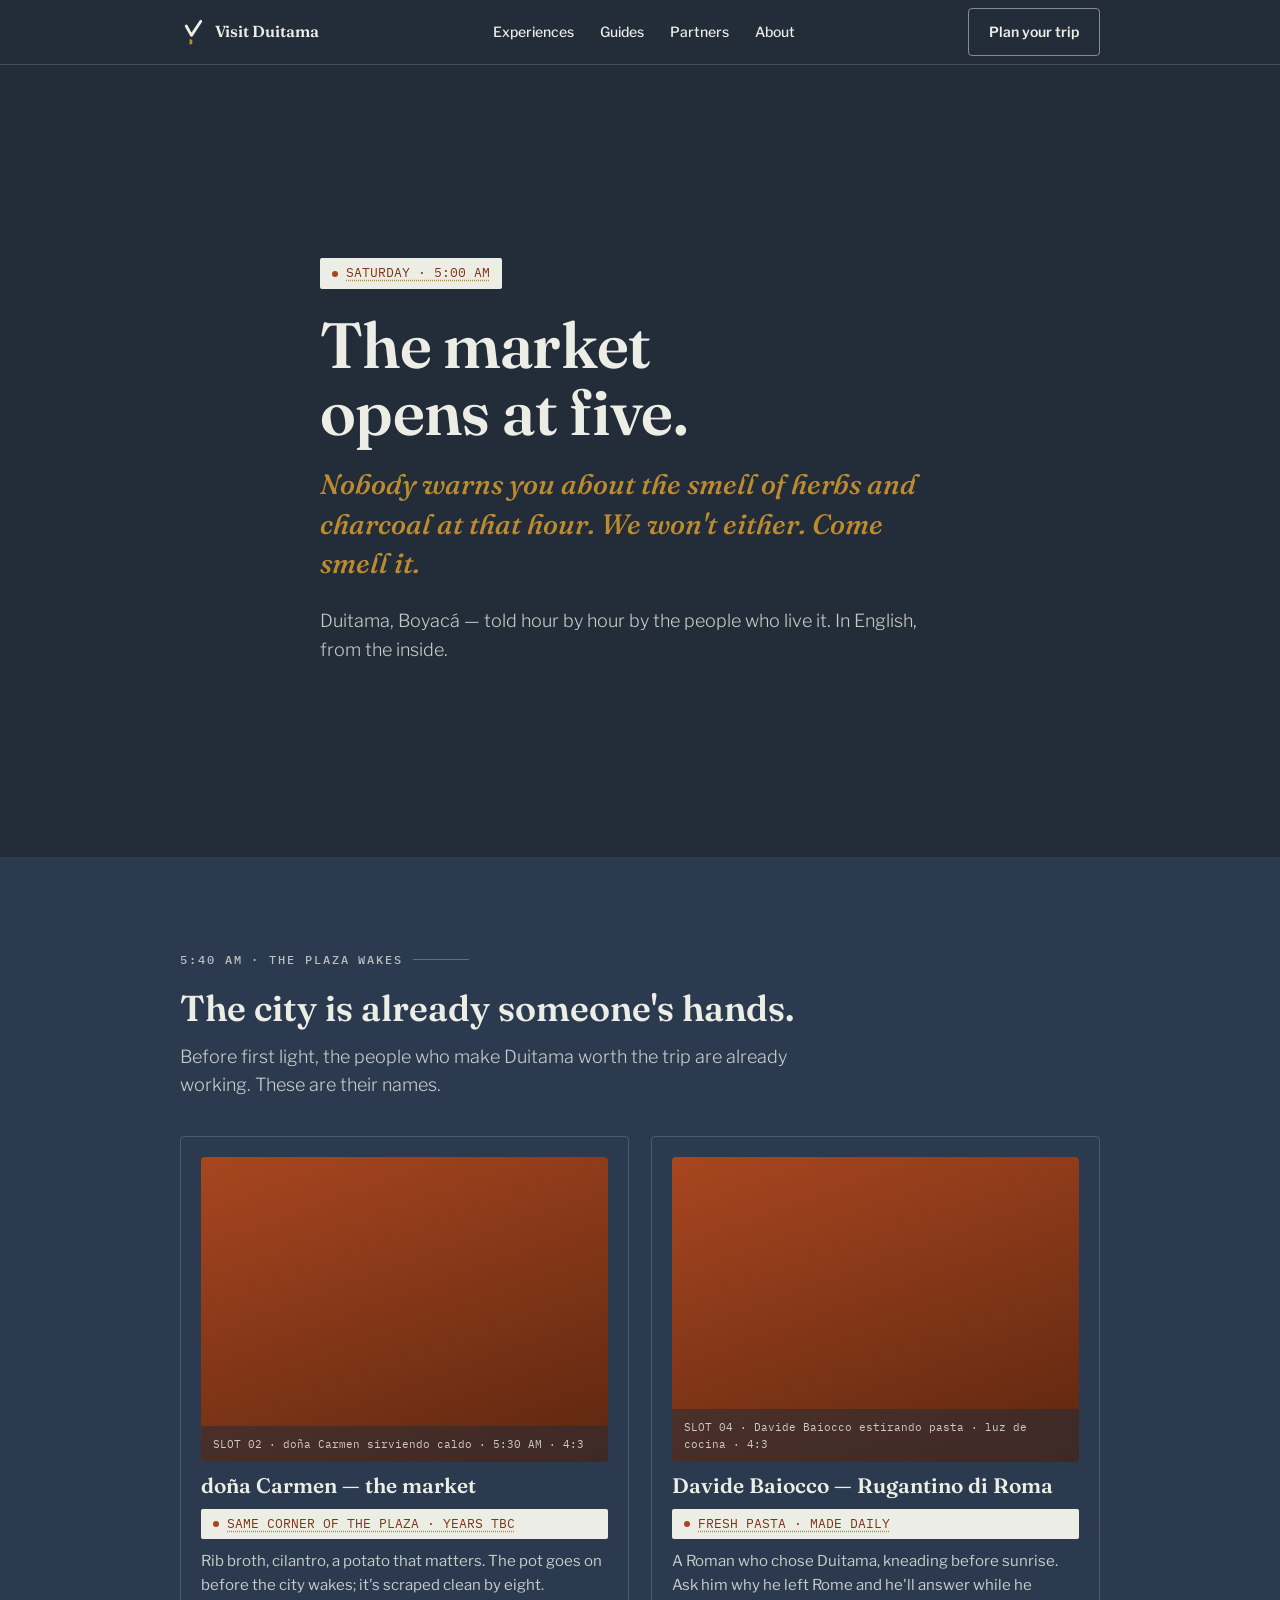
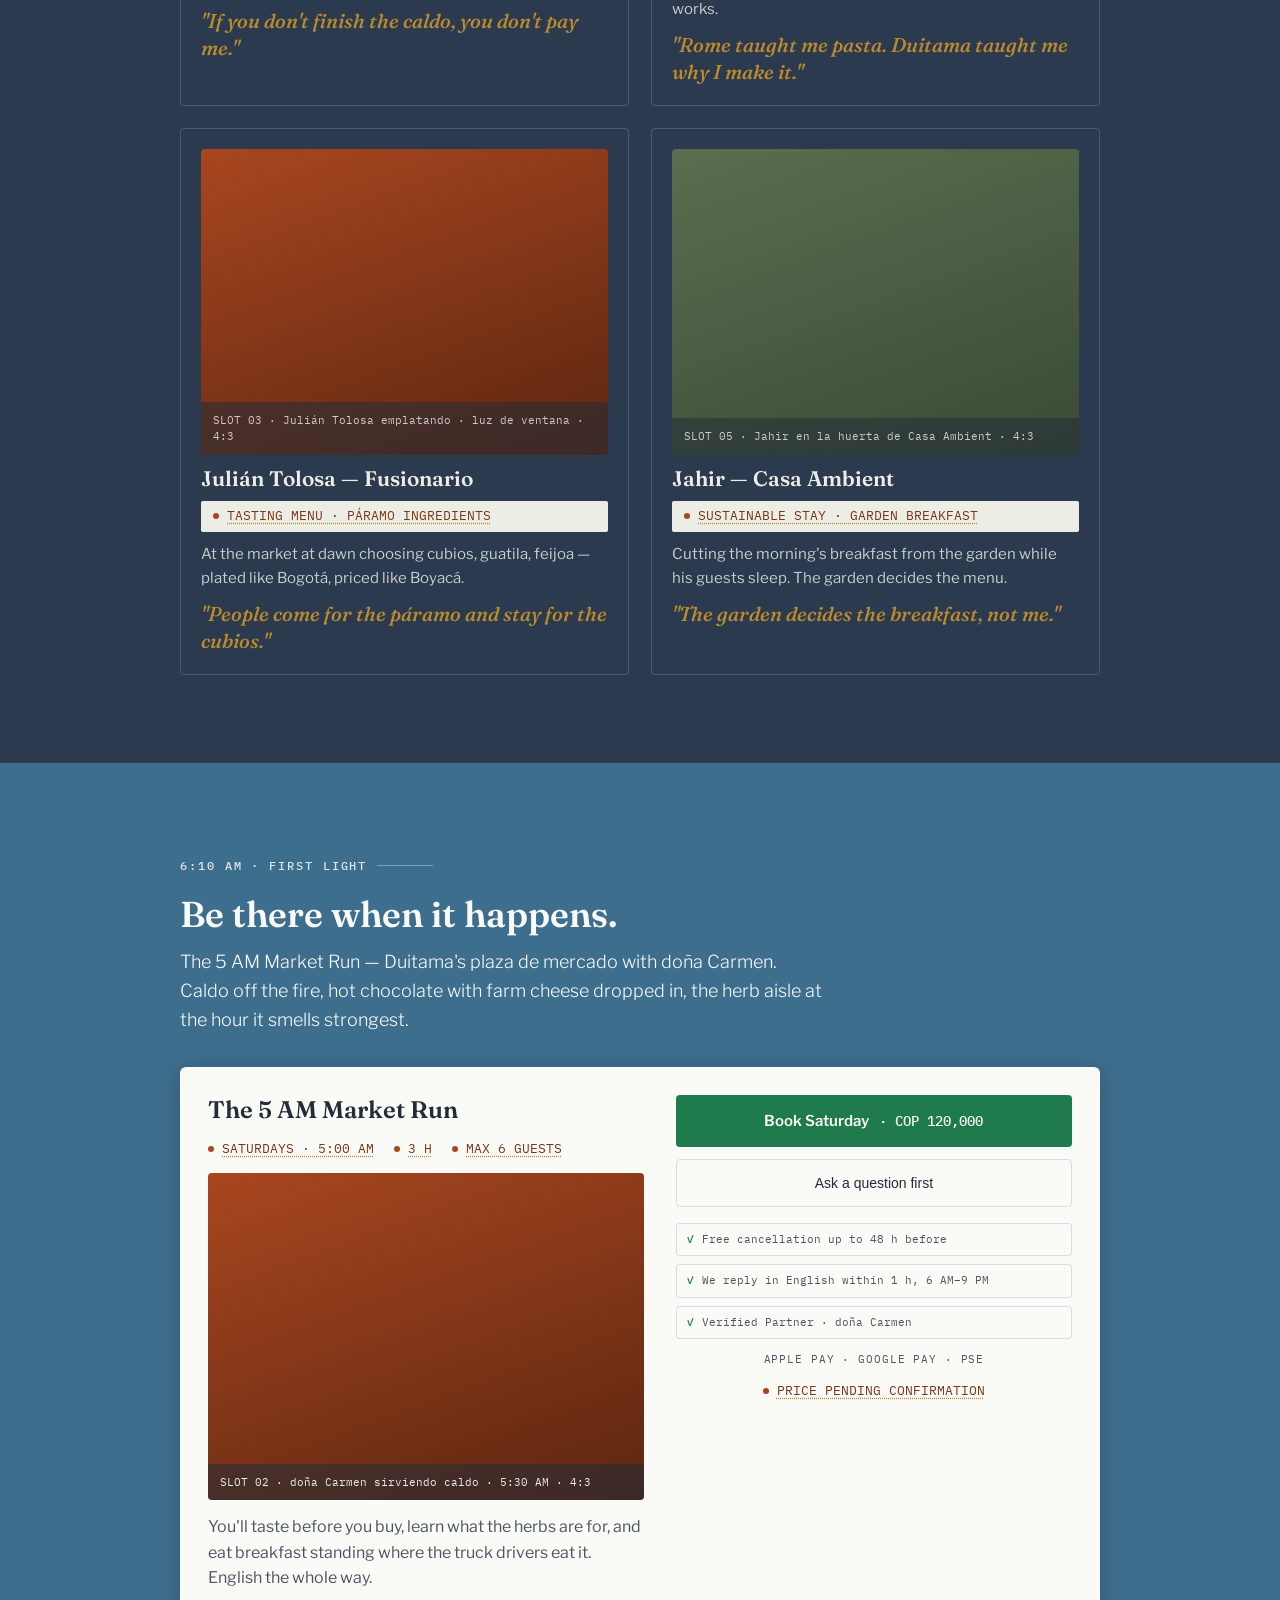
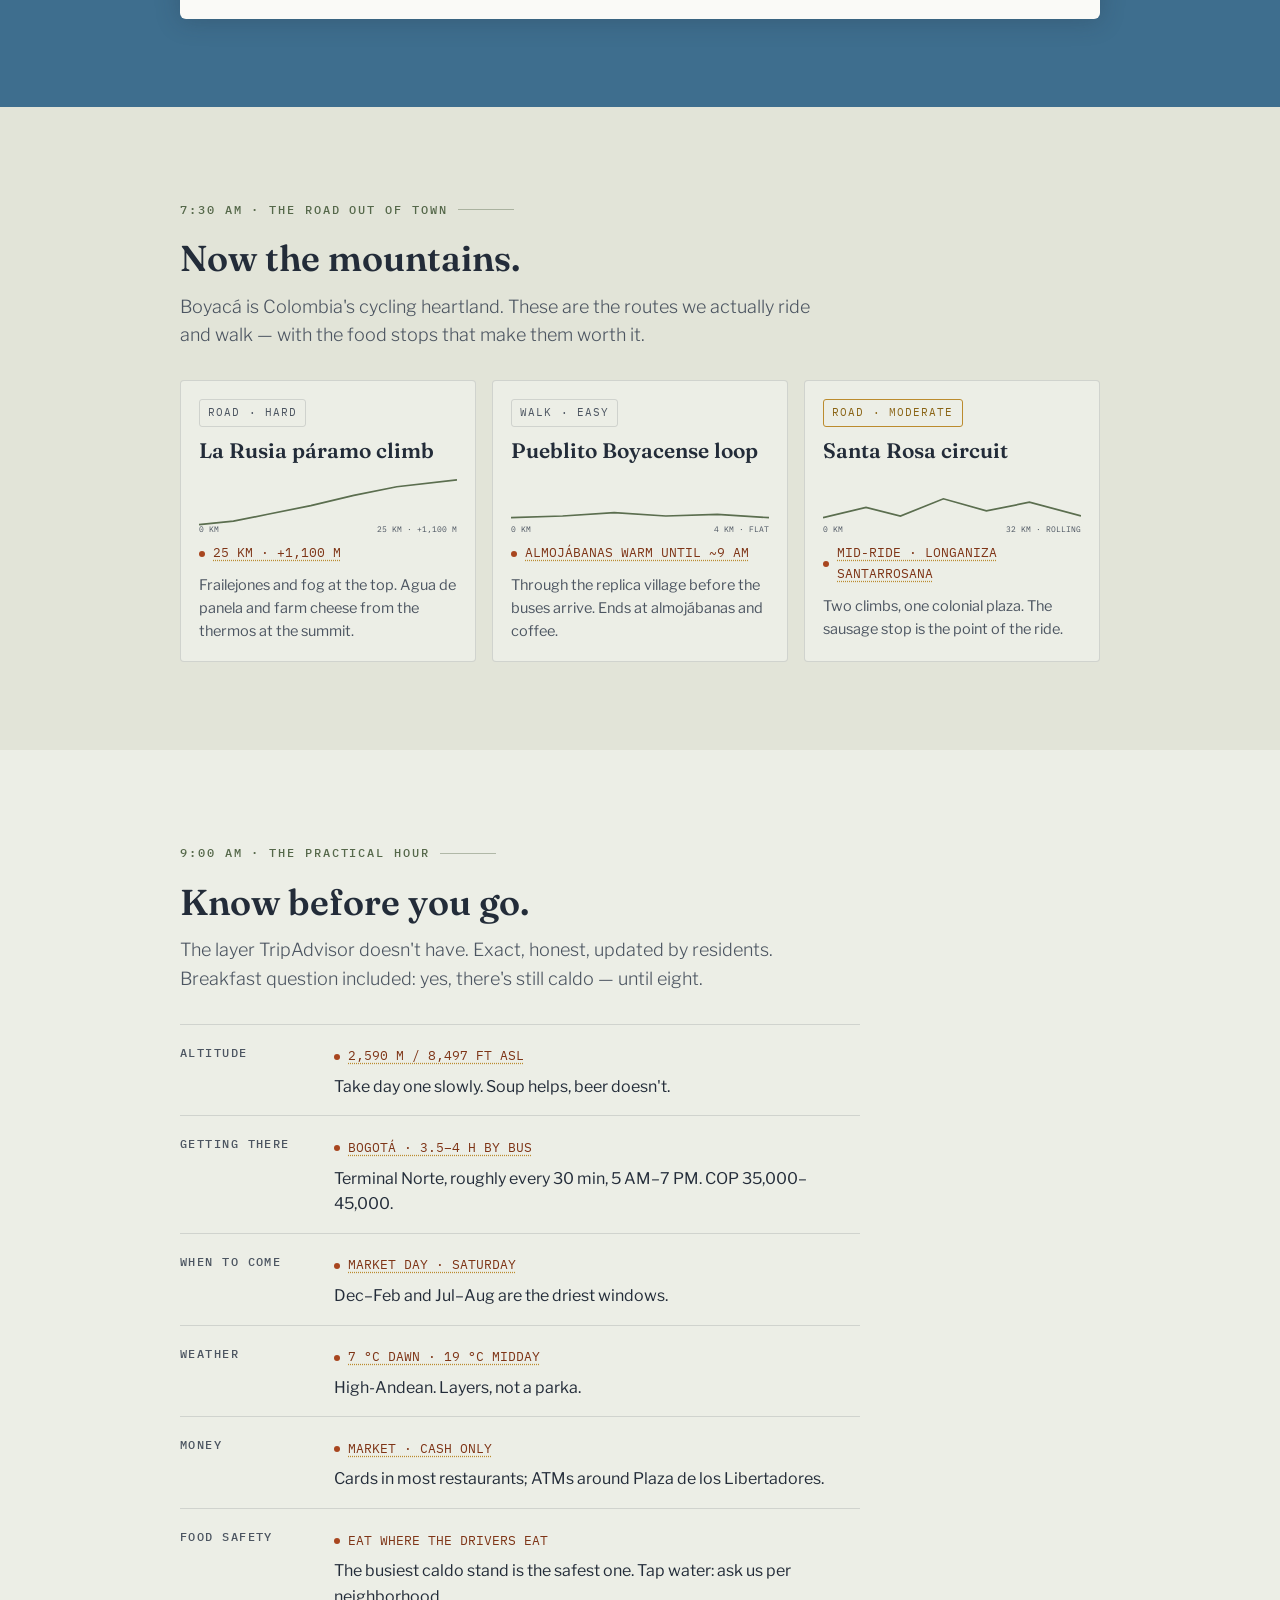
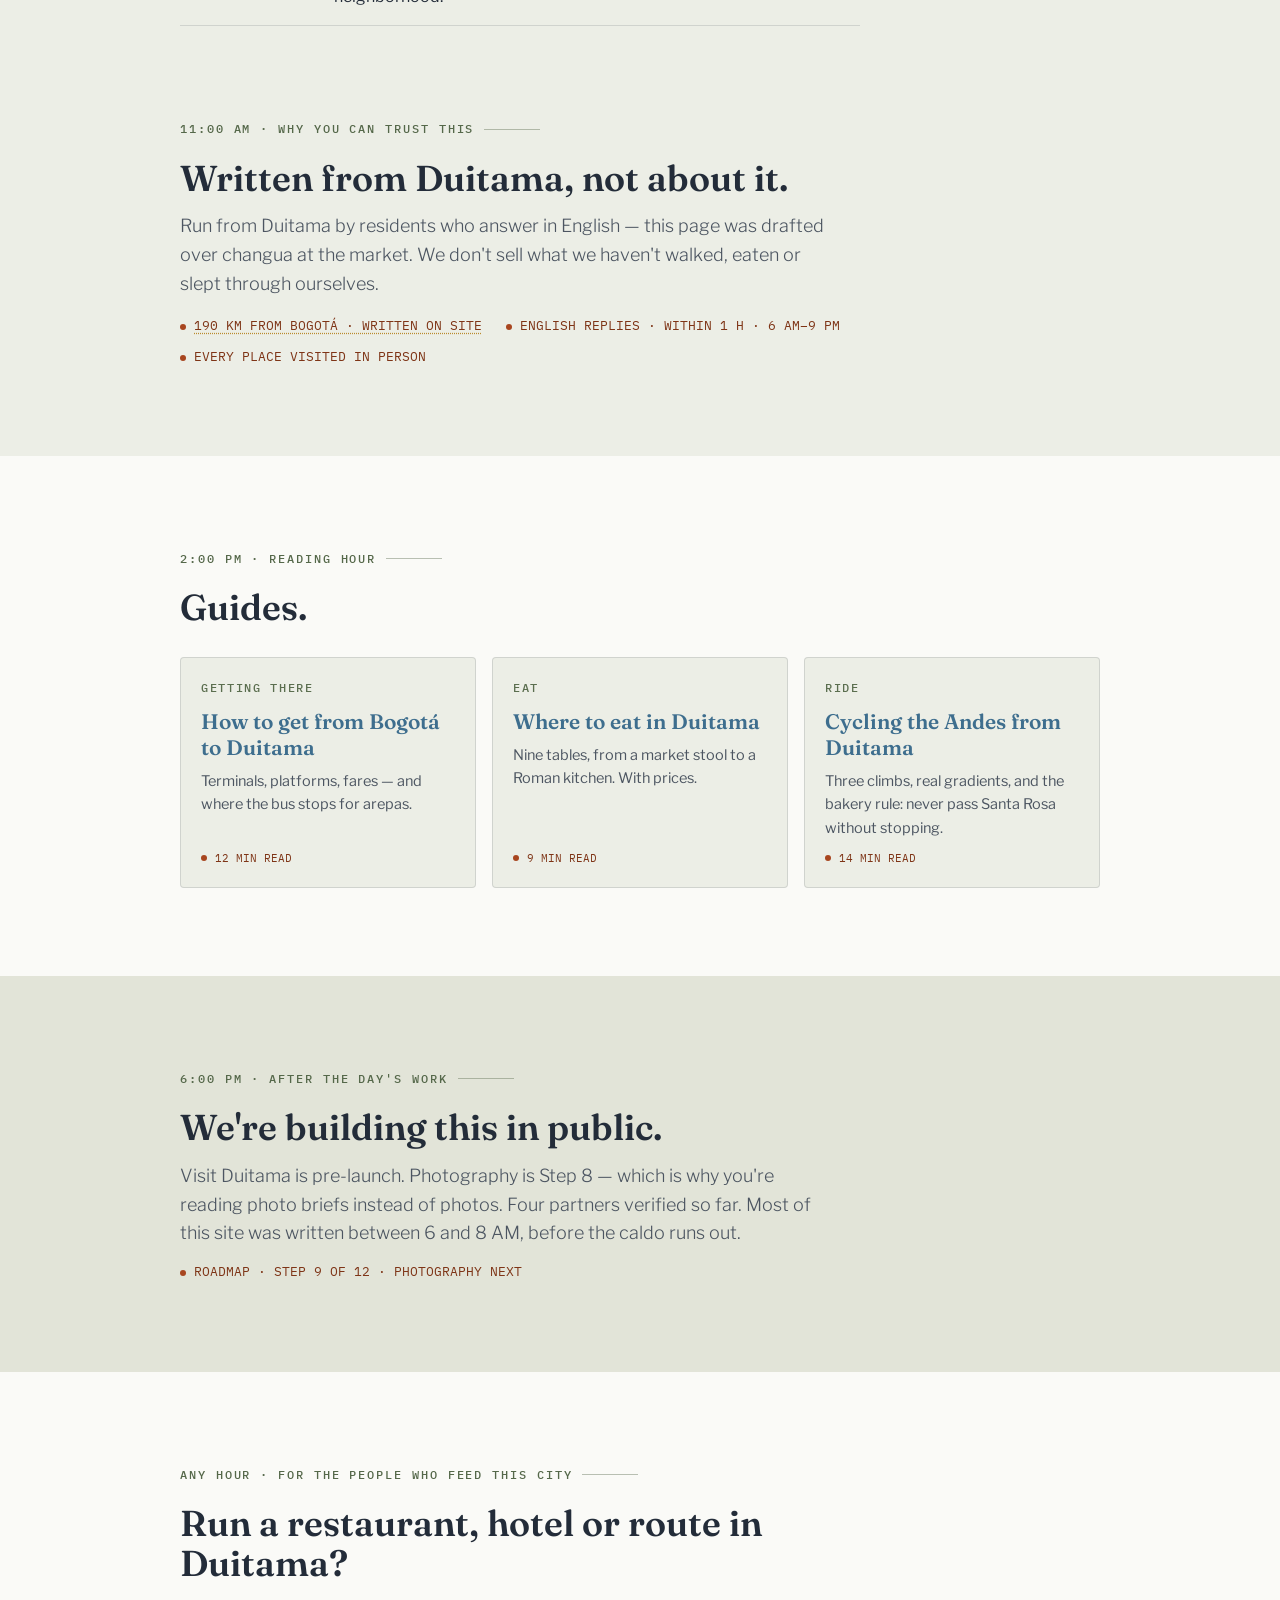
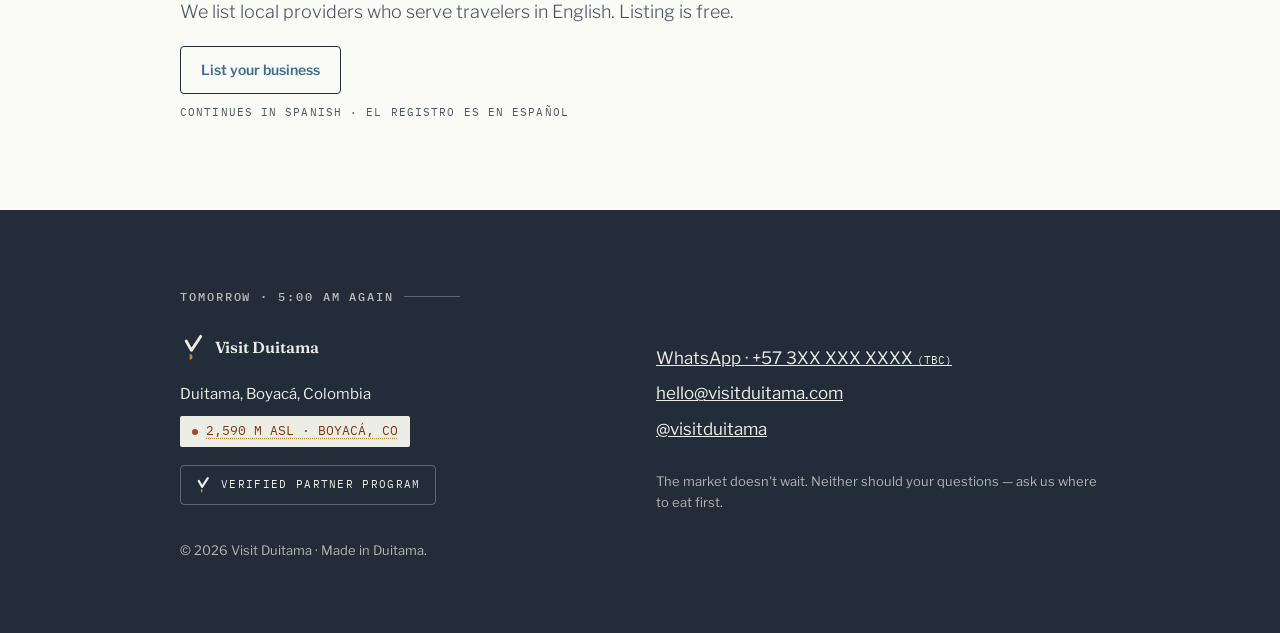
<file: explorations/c-five-am.html>
<!DOCTYPE html>
<html lang="en">
<head>
<meta charset="UTF-8">
<meta name="viewport" content="width=device-width, initial-scale=1.0">
<title>Visit Duitama — The Market Opens at Five</title>
<meta name="description" content="Duitama, Boyacá at 5:00 AM: the market, the caldo, the páramo light. A destination told hour by hour, in English, by the residents who live it.">
<meta property="og:type" content="website">
<meta property="og:title" content="Visit Duitama — The market opens at five.">
<meta property="og:description" content="Duitama, Boyacá, told hour by hour — from the 5 AM market to the páramo. In English, from the inside.">
<meta name="robots" content="noindex">
<link rel="canonical" href="https://visitduitama.com/explorations/c-five-am.html">
<meta property="og:url" content="https://visitduitama.com/explorations/c-five-am.html">
<meta property="og:image" content="https://visitduitama.com/og/five-am.png"><!-- pending: real OG asset, Step 8 -->
<meta name="twitter:card" content="summary_large_image">
<meta name="twitter:title" content="Visit Duitama — The market opens at five.">
<meta name="twitter:description" content="Duitama, Boyacá, told hour by hour. In English, from the inside.">
<link rel="preconnect" href="https://fonts.googleapis.com">
<link rel="preconnect" href="https://fonts.gstatic.com" crossorigin>
<link href="https://fonts.googleapis.com/css2?family=Fraunces:ital,wght@0,600;1,500&family=IBM+Plex+Mono:wght@400;500&family=Libre+Franklin:wght@300;400;500;600;700&display=swap" rel="stylesheet">
<script type="application/ld+json">
{
  "@context": "https://schema.org",
  "@graph": [
    {"@type": "Organization","name": "Visit Duitama","url": "https://visitduitama.com","sameAs": ["https://instagram.com/visitduitama"],"areaServed": "Duitama, Boyacá, Colombia"},
    {"@type": "TouristDestination","name": "Duitama","description": "High-Andean city in Boyacá, Colombia — market culture, páramo cycling and origin gastronomy, guided in English by residents.","address": {"@type": "PostalAddress","addressLocality": "Duitama","addressRegion": "Boyacá","addressCountry": "CO"}},
    {"@type": "Product","name": "The 5 AM Market Run","description": "Duitama's plaza de mercado at opening hour with doña Carmen: caldo de costilla, hot chocolate with cheese, the herb aisle.","offers": {"@type": "Offer","price": "120000","priceCurrency": "COP","availability": "https://schema.org/PreOrder"}},
    {"@type": "FAQPage","mainEntity": [
      {"@type": "Question","name": "When does the market in Duitama open?","acceptedAnswer": {"@type": "Answer","text": "The main market day is Saturday, opening around 5:00 AM (pending verification). The caldo runs out by about 8."}},
      {"@type": "Question","name": "How do I get from Bogotá to Duitama?","acceptedAnswer": {"@type": "Answer","text": "Buses from Bogotá's Terminal Norte roughly every 30 minutes, 5 AM–7 PM. About 190 km via Tunja, 3.5–4 hours (pending verification)."}},
      {"@type": "Question","name": "What is Duitama's altitude?","acceptedAnswer": {"@type": "Answer","text": "About 2,590 m / 8,497 ft above sea level (pending verification)."}}
    ]}
  ]
}
</script>
<style>
:root{
  --paper:#ECEEE6; --ui-white:#FAFAF7; --paper-deep:#E2E4D8;
  --ink:#232C39; --ink-soft:#4C5561;
  --terracota:#A8461F; --terracota-deep:#7E3416;
  --verde:#5B6E4F; --cta:#1F7A4D; --cta-hover:#166B41;
  --ocre:#BB8B2E; --cielo:#3E6E8E; --line:rgba(35,44,57,0.14);
  --line-light:rgba(236,238,230,0.18);
  --predawn:#2B3A4E; /* paso intermedio Madrugada→Cielo, mezcla de tokens */
  --ocre-text:#8A6415; --verde-text:#55684A; /* derivados AA para texto pequeño sobre claros */
  --font-authority:'Fraunces',Georgia,serif;
  --font-ui:'Libre Franklin',system-ui,sans-serif;
  --font-data:'IBM Plex Mono',ui-monospace,monospace;
}
*{margin:0;padding:0;box-sizing:border-box}
html{scroll-behavior:smooth}
@media (prefers-reduced-motion:reduce){html{scroll-behavior:auto}}
body{font-family:var(--font-ui);color:var(--ink);background:var(--ink);font-size:17px;line-height:1.6}
:focus-visible{outline:2px solid var(--cielo);outline-offset:2px}
/* sobre Madrugada/pre-alba/Cielo el anillo Cielo no alcanza 3:1 */
.nav :focus-visible,.s-night :focus-visible,.s-predawn :focus-visible,footer :focus-visible{outline-color:var(--paper)}
.s-bluehour :focus-visible{outline-color:var(--ui-white)}
.skip-link{position:absolute;left:-9999px;top:0;background:var(--paper);color:var(--ink);padding:10px 16px;z-index:100;font-size:14px;text-decoration:none}
.skip-link:focus{left:8px;top:8px}

.fact{font-family:var(--font-data);font-size:13px;color:var(--terracota-deep);display:inline-flex;align-items:center;gap:8px}
.fact::before{content:"";width:6px;height:6px;border-radius:50%;background:var(--terracota);flex-shrink:0}
.fact--pending{text-decoration:underline dotted var(--ocre);text-underline-offset:3px;cursor:help}
/* On dark grounds the fact travels on its own paper — Teja never changes jobs */
.fact--chip{background:var(--paper);padding:5px 12px;border-radius:2px}

h1{font-family:var(--font-authority);font-weight:600;font-size:clamp(38px,7vw,64px);line-height:1.05;letter-spacing:-0.01em}
h2{font-family:var(--font-authority);font-weight:600;font-size:clamp(26px,4vw,36px);line-height:1.12}
h3{font-family:var(--font-authority);font-weight:600;font-size:21px;line-height:1.25}
.micro-moment{font-family:var(--font-authority);font-style:italic;font-weight:500;font-size:clamp(22px,3.4vw,28px);line-height:1.4;color:var(--terracota)}
.clock{
  font-family:var(--font-data);font-size:12px;font-weight:500;
  letter-spacing:0.16em;text-transform:uppercase;
  display:inline-flex;align-items:center;gap:10px;
}
.clock::after{content:"";height:1px;width:56px;background:currentColor;opacity:0.4}

.wrap{max-width:960px;margin:0 auto;padding:0 20px}
.scene{padding:88px 0}
.scene .inner{max-width:640px}

/* --- dawn progression: each scene owns one step of the palette --- */
.s-night{background:var(--ink);color:var(--paper)}
.s-predawn{background:var(--predawn);color:var(--paper)}
.s-bluehour{background:var(--cielo);color:var(--ui-white)}
.s-firstlight{background:var(--paper-deep);color:var(--ink)}
.s-morning{background:var(--paper);color:var(--ink)}
.s-day{background:var(--ui-white);color:var(--ink)}
.s-night .clock,.s-predawn .clock{color:rgba(236,238,230,0.75)}
.s-bluehour .clock{color:rgba(250,250,247,0.85)}
.s-firstlight .clock,.s-morning .clock,.s-day .clock{color:var(--verde-text)} /* verde puro da 4.3:1 sobre paper-deep */
.s-night a,.s-predawn a,.s-bluehour a{color:var(--paper)}
.s-firstlight a,.s-morning a,.s-day a{color:var(--cielo)}
.lead{font-weight:300;font-size:18px;max-width:54ch}
.s-night .lead,.s-predawn .lead{color:rgba(236,238,230,0.82)}
.s-bluehour .lead{color:var(--ui-white)} /* al 88% de alpha caía a 4.47:1 sobre Cielo */
.s-firstlight .lead,.s-morning .lead,.s-day .lead{color:var(--ink-soft)}

/* reveal only when JS is present (html.js) — no-JS keeps everything visible */
@media (prefers-reduced-motion:no-preference){
  html.js .scene .inner{opacity:0;transform:translateY(14px);transition:opacity .6s ease,transform .6s ease}
  html.js .scene.lit .inner{opacity:1;transform:none}
}

/* nav — dark */
.nav{position:sticky;top:0;z-index:50;background:var(--ink);border-bottom:1px solid var(--line-light)}
.nav-inner{max-width:960px;margin:0 auto;padding:0 20px;height:64px;display:flex;align-items:center;justify-content:space-between;gap:16px}
.lockup{display:inline-flex;align-items:center;gap:9px;text-decoration:none;color:var(--paper)}
.lockup span{font-family:var(--font-authority);font-weight:600;font-size:16px}
.nav-links{display:none;gap:26px;list-style:none}
@media(min-width:760px){.nav-links{display:flex}}
.nav-links a{font-size:14px;font-weight:500;color:var(--paper);text-decoration:none;padding:8px 0}
.nav-links a:hover{color:var(--ocre)}
.btn-outline-light{
  display:inline-flex;align-items:center;justify-content:center;min-height:48px;padding:0 20px;
  border:1.5px solid rgba(236,238,230,0.5);border-radius:4px;background:transparent;color:var(--paper);
  font-size:14px;font-weight:600;text-decoration:none;cursor:pointer;
}
.btn-outline-light:hover{border-color:var(--paper)}
.btn-outline{
  display:inline-flex;align-items:center;justify-content:center;min-height:48px;padding:0 20px;
  border:1.5px solid var(--ink);border-radius:4px;background:transparent;color:var(--ink);
  font-size:14px;font-weight:600;text-decoration:none;cursor:pointer;
}
.btn-outline:hover{background:var(--ink);color:var(--paper)}

/* hero */
.hero{min-height:88vh;display:flex;align-items:center;padding:64px 0}
.hero h1{margin:22px 0 20px;max-width:12ch}
.hero .micro-moment{color:var(--ocre);max-width:34ch}

/* placeholders */
.ph{position:relative;border-radius:4px;overflow:hidden;color:var(--paper);display:flex;align-items:flex-end}
.ph .slot{font-family:var(--font-data);font-size:11px;line-height:1.5;padding:10px 12px;background:rgba(35,44,57,0.55);width:100%}
.ph--gastro{background:linear-gradient(160deg,#A8461F,#5C2610)}
.ph--land{background:linear-gradient(160deg,#5B6E4F,#3A4A34)}
.ph--dawn{background:linear-gradient(160deg,#232C39,#3E6E8E)}
.r43{aspect-ratio:4/3}.r32{aspect-ratio:3/2}.r169{aspect-ratio:16/9}

/* people (predawn scene) */
.people{display:grid;gap:22px;margin-top:36px}
@media(min-width:720px){.people{grid-template-columns:1fr 1fr}}
.person{border:1px solid var(--line-light);border-radius:4px;padding:20px;display:flex;flex-direction:column;gap:10px}
.person p{font-size:15px;color:rgba(236,238,230,0.82)}
.person .quote{font-family:var(--font-authority);font-style:italic;font-weight:500;font-size:20px;line-height:1.35;color:var(--ocre)}

/* booking card sits on ui-white regardless of scene — transactional ground */
.book{
  background:var(--ui-white);color:var(--ink);border-radius:6px;padding:28px;margin-top:32px;
  box-shadow:0 2px 24px rgba(35,44,57,0.25);
}
@media(min-width:780px){.book{display:grid;grid-template-columns:1.1fr 1fr;gap:32px}}
.book .facts-row{display:flex;flex-wrap:wrap;gap:10px 20px;margin:14px 0}
.book .desc{font-size:16px;color:var(--ink-soft)}
.book-panel{display:flex;flex-direction:column;gap:12px;margin-top:20px}
@media(min-width:780px){.book-panel{margin-top:0}}
.btn-cta{
  display:flex;align-items:center;justify-content:center;gap:10px;min-height:52px;padding:0 22px;
  border:none;border-radius:4px;background:var(--cta);color:var(--ui-white);
  font-family:var(--font-ui);font-size:15px;font-weight:600;cursor:pointer;
}
.btn-cta:hover{background:var(--cta-hover)}
.btn-cta .price{font-family:var(--font-data);font-weight:500;font-size:14px}
.btn-secondary{
  display:flex;align-items:center;justify-content:center;min-height:48px;padding:0 20px;
  border:1.5px solid var(--line);border-radius:4px;background:transparent;color:var(--ink);
  font-size:14px;font-weight:500;cursor:pointer;
}
.btn-secondary:hover{border-color:var(--ink)}
.seals{display:flex;flex-direction:column;gap:8px;margin-top:4px}
.seal{font-family:var(--font-data);font-size:11px;color:var(--ink-soft);border:1px solid var(--line);border-radius:3px;padding:7px 10px;display:flex;gap:8px;align-items:center}
.seal .check{color:var(--cta);font-weight:500}
.pay{font-family:var(--font-data);font-size:11px;letter-spacing:0.08em;color:var(--ink-soft);text-transform:uppercase;text-align:center}

/* routes (firstlight scene) */
.routes{display:grid;gap:16px;margin-top:30px}
@media(min-width:780px){.routes{grid-template-columns:repeat(3,1fr)}}
.route{border:1px solid var(--line);border-radius:4px;padding:18px;background:var(--paper);display:flex;flex-direction:column;gap:10px}
.route .tag{font-family:var(--font-data);font-size:11px;letter-spacing:0.1em;text-transform:uppercase;border:1px solid var(--line);border-radius:3px;padding:4px 8px;color:var(--ink-soft);align-self:flex-start}
.route .tag--mid{border-color:var(--ocre);color:var(--ocre-text)}
.route p{font-size:14.5px;color:var(--ink-soft)}
.route svg{width:100%;height:auto;display:block}

/* kbyg (morning scene) */
.kbyg{border-top:1px solid var(--line);margin-top:30px}
.kbyg-row{display:grid;grid-template-columns:130px 1fr;gap:8px 24px;padding:16px 0;border-bottom:1px solid var(--line)}
@media(max-width:560px){.kbyg-row{grid-template-columns:1fr}}
.kbyg-row dt{font-family:var(--font-data);font-size:12px;font-weight:500;text-transform:uppercase;letter-spacing:0.12em;color:var(--ink-soft);padding-top:2px}
.kbyg-row dd p{margin-top:6px;font-size:16px}

/* guides */
.cards{display:grid;gap:16px;margin-top:30px}
@media(min-width:680px){.cards{grid-template-columns:repeat(3,1fr)}}
.card{border:1px solid var(--line);background:var(--paper);border-radius:4px;padding:20px;display:flex;flex-direction:column;gap:10px;text-decoration:none;color:var(--ink)}
.card:hover h3{color:var(--cielo)}
.card p{font-size:14.5px;color:var(--ink-soft);flex:1}
.card .fact{font-size:11px}
.eyebrow{font-family:var(--font-data);font-size:12px;font-weight:500;text-transform:uppercase;letter-spacing:0.14em;color:var(--verde)}

.note-mono{font-family:var(--font-data);font-size:11px;letter-spacing:0.1em;text-transform:uppercase;color:var(--ink-soft);margin-top:10px;display:block}

/* footer — night again */
footer{background:var(--ink);color:var(--paper);padding:72px 0}
footer a{color:var(--paper)}
.foot-grid{display:grid;gap:32px}
@media(min-width:760px){.foot-grid{grid-template-columns:1fr 1fr}}
footer ul{list-style:none;margin-top:12px;display:flex;flex-direction:column;gap:8px}
.foot-seal{display:inline-flex;align-items:center;gap:10px;margin-top:18px;border:1px solid rgba(236,238,230,0.3);border-radius:4px;padding:10px 14px;font-family:var(--font-data);font-size:11px;letter-spacing:0.12em;text-transform:uppercase}
.foot-small{font-size:13px;color:rgba(236,238,230,0.7);margin-top:28px}
</style>
</head>
<body>
<a class="skip-link" href="#main">Skip to content</a>

<nav class="nav" aria-label="Main">
  <div class="nav-inner">
    <a class="lockup" href="#top" aria-label="Visit Duitama — home">
      <svg viewBox="0 0 100 110" width="26" height="29" aria-hidden="true">
        <path d="M24 30 L44 66 L80 12" fill="none" stroke="#ECEEE6" stroke-width="11" stroke-linecap="round" stroke-linejoin="round"/>
        <path d="M37 80 L37 102 A11 11 0 0 0 37 80 Z" fill="#BB8B2E"/>
      </svg>
      <span>Visit Duitama</span>
    </a>
    <ul class="nav-links">
      <li><a href="#experience">Experiences</a></li>
      <li><a href="#guides">Guides</a></li>
      <li><a href="#partners">Partners</a></li>
      <li><a href="#behind">About</a></li>
    </ul>
    <a class="btn-outline-light" href="#know" data-event="secondary_cta">Plan your trip</a>
  </div>
</nav>

<main id="main">
  <!-- 5:00 — NIGHT -->
  <header class="scene s-night hero lit" id="top">
    <div class="wrap">
      <div class="inner">
        <span class="fact fact--chip fact--pending" data-verify="market-opening-hour" title="Pending verification">SATURDAY · 5:00 AM</span>
        <h1>The market opens at five.</h1>
        <p class="micro-moment">Nobody warns you about the smell of herbs and charcoal at that hour. We won't either. Come smell it.</p>
        <p class="lead" style="margin-top:24px">Duitama, Boyacá — told hour by hour by the people who live it. In English, from the inside.</p>
      </div>
    </div>
  </header>

  <!-- 5:40 — PREDAWN · REAL BOYACÁ -->
  <section class="scene s-predawn" id="people" aria-labelledby="people-h">
    <div class="wrap">
      <div class="inner" style="max-width:none">
        <p class="clock">5:40 AM · the plaza wakes</p>
        <h2 id="people-h" style="margin-top:16px">The city is already someone's hands.</h2>
        <p class="lead" style="margin-top:14px">Before first light, the people who make Duitama worth the trip are already working. These are their names.</p>
        <div class="people">
          <article class="person">
            <div class="ph ph--gastro r43" role="img" aria-label="SLOT 02 · plano medio · doña Carmen sirviendo caldo, vapor visible, luz de bombillo de plaza, 5:30 AM · 4:3" lang="es">
              <p class="slot">SLOT 02 · doña Carmen sirviendo caldo · 5:30 AM · 4:3</p>
            </div>
            <h3>doña Carmen — the market</h3>
            <span class="fact fact--chip fact--pending" data-verify="carmen-stall-years" title="Pending verification">SAME CORNER OF THE PLAZA · YEARS TBC</span>
            <p>Rib broth, cilantro, a potato that matters. The pot goes on before the city wakes; it's scraped clean by eight.</p>
            <p class="quote">"If you don't finish the caldo, you don't pay me."</p>
          </article>
          <article class="person">
            <div class="ph ph--gastro r43" role="img" aria-label="SLOT 04 · plano medio · Davide Baiocco estirando pasta, harina en el aire, luz de cocina · 4:3" lang="es">
              <p class="slot">SLOT 04 · Davide Baiocco estirando pasta · luz de cocina · 4:3</p>
            </div>
            <h3>Davide Baiocco — Rugantino di Roma</h3>
            <span class="fact fact--chip fact--pending" data-verify="rugantino-details" title="Pending verification">FRESH PASTA · MADE DAILY</span>
            <p>A Roman who chose Duitama, kneading before sunrise. Ask him why he left Rome and he'll answer while he works.</p>
            <p class="quote">"Rome taught me pasta. Duitama taught me why I make it."</p>
          </article>
          <article class="person">
            <div class="ph ph--gastro r43" role="img" aria-label="SLOT 03 · plano medio · Julián Tolosa emplatando en Fusionario · luz de ventana · 4:3" lang="es">
              <p class="slot">SLOT 03 · Julián Tolosa emplatando · luz de ventana · 4:3</p>
            </div>
            <h3>Julián Tolosa — Fusionario</h3>
            <span class="fact fact--chip fact--pending" data-verify="fusionario-details" title="Pending verification">TASTING MENU · PÁRAMO INGREDIENTS</span>
            <p>At the market at dawn choosing <span lang="es">cubios</span>, <span lang="es">guatila</span>, <span lang="es">feijoa</span> — plated like Bogotá, priced like Boyacá.</p>
            <p class="quote">"People come for the páramo and stay for the <span lang="es">cubios</span>."</p>
          </article>
          <article class="person">
            <div class="ph ph--land r43" role="img" aria-label="SLOT 05 · plano medio · Jahir en la huerta de Casa Ambient, canasta de desayuno · media mañana · 4:3" lang="es">
              <p class="slot">SLOT 05 · Jahir en la huerta de Casa Ambient · 4:3</p>
            </div>
            <h3>Jahir — Casa Ambient</h3>
            <span class="fact fact--chip fact--pending" data-verify="casa-ambient-details" title="Pending verification">SUSTAINABLE STAY · GARDEN BREAKFAST</span>
            <p>Cutting the morning's breakfast from the garden while his guests sleep. The garden decides the menu.</p>
            <p class="quote">"The garden decides the breakfast, not me."</p>
          </article>
        </div>
      </div>
    </div>
  </section>

  <!-- 6:10 — BLUE HOUR · SIGNATURE EXPERIENCE -->
  <section class="scene s-bluehour" id="experience" aria-labelledby="exp-h">
    <div class="wrap">
      <div class="inner" style="max-width:none">
        <p class="clock">6:10 AM · first light</p>
        <h2 id="exp-h" style="margin-top:16px">Be there when it happens.</h2>
        <p class="lead" style="margin-top:14px">The 5 AM Market Run — Duitama's plaza de mercado with doña Carmen. Caldo off the fire, hot chocolate with farm cheese dropped in, the herb aisle at the hour it smells strongest.</p>
        <div class="book">
          <div>
            <h3 style="font-size:24px">The 5 AM Market Run</h3>
            <div class="facts-row">
              <span class="fact fact--pending" data-verify="market-opening-hour" title="Pending verification">SATURDAYS · 5:00 AM</span>
              <span class="fact fact--pending" data-verify="sig-duration" title="Pending verification">3 H</span>
              <span class="fact fact--pending" data-verify="sig-capacity" title="Pending verification">MAX 6 GUESTS</span>
            </div>
            <div class="ph ph--gastro r43" role="img" aria-label="SLOT 02 · plano medio · doña Carmen sirviendo caldo, vapor visible, luz de bombillo de plaza, 5:30 AM · 4:3" lang="es">
              <p class="slot">SLOT 02 · doña Carmen sirviendo caldo · 5:30 AM · 4:3</p>
            </div>
            <p class="desc" style="margin-top:14px">You'll taste before you buy, learn what the herbs are for, and eat breakfast standing where the truck drivers eat it. English the whole way.</p>
          </div>
          <div class="book-panel">
            <button class="btn-cta" type="button" data-event="book_click">Book Saturday <span class="price">· COP 120,000</span></button>
            <button class="btn-secondary" type="button" data-event="secondary_cta">Ask a question first</button>
            <div class="seals">
              <span class="seal"><span class="check">✓</span> Free cancellation up to 48 h before</span>
              <span class="seal"><span class="check">✓</span> We reply in English within 1 h, 6 AM–9 PM</span>
              <span class="seal"><span class="check">✓</span> Verified Partner · doña Carmen</span>
            </div>
            <p class="pay">Apple Pay · Google Pay · PSE</p>
            <span class="fact fact--pending" data-verify="sig-price" title="Pending verification" style="align-self:center">PRICE PENDING CONFIRMATION</span>
          </div>
        </div>
      </div>
    </div>
  </section>

  <!-- 7:30 — FIRST LIGHT · MOVE LIKE A LOCAL -->
  <section class="scene s-firstlight" id="move" aria-labelledby="move-h">
    <div class="wrap">
      <div class="inner" style="max-width:none">
        <p class="clock">7:30 AM · the road out of town</p>
        <h2 id="move-h" style="margin-top:16px">Now the mountains.</h2>
        <p class="lead" style="margin-top:14px">Boyacá is Colombia's cycling heartland. These are the routes we actually ride and walk — with the food stops that make them worth it.</p>
        <div class="routes">
          <article class="route">
            <span class="tag">Road · Hard</span>
            <h3>La Rusia páramo climb</h3>
            <svg viewBox="0 0 300 70" aria-label="Elevation profile: steady climb, 25 km, about 1,100 m of gain" role="img">
              <polyline points="0,60 40,56 80,48 130,38 180,26 230,16 300,8" fill="none" stroke="#5B6E4F" stroke-width="2"/>
              <text x="0" y="69" font-family="IBM Plex Mono, monospace" font-size="9" fill="#4C5561">0 KM</text>
              <text x="300" y="69" text-anchor="end" font-family="IBM Plex Mono, monospace" font-size="9" fill="#4C5561">25 KM · +1,100 M</text>
            </svg>
            <span class="fact fact--pending" data-verify="rusia-gain" title="Pending verification">25 KM · +1,100 M</span>
            <p>Frailejones and fog at the top. <span lang="es">Agua de panela</span> and farm cheese from the thermos at the summit.</p>
          </article>
          <article class="route">
            <span class="tag">Walk · Easy</span>
            <h3>Pueblito Boyacense loop</h3>
            <svg viewBox="0 0 300 70" aria-label="Elevation profile: mostly flat 4 km walk" role="img">
              <polyline points="0,52 60,50 120,46 180,50 240,48 300,52" fill="none" stroke="#5B6E4F" stroke-width="2"/>
              <text x="0" y="69" font-family="IBM Plex Mono, monospace" font-size="9" fill="#4C5561">0 KM</text>
              <text x="300" y="69" text-anchor="end" font-family="IBM Plex Mono, monospace" font-size="9" fill="#4C5561">4 KM · FLAT</text>
            </svg>
            <span class="fact fact--pending" data-verify="almojabana-hour" title="Pending verification">ALMOJÁBANAS WARM UNTIL ~9 AM</span>
            <p>Through the replica village before the buses arrive. Ends at <span lang="es">almojábanas</span> and coffee.</p>
          </article>
          <article class="route">
            <span class="tag tag--mid">Road · Moderate</span>
            <h3>Santa Rosa circuit</h3>
            <svg viewBox="0 0 300 70" aria-label="Elevation profile: rolling 32 km with two climbs" role="img">
              <polyline points="0,52 50,40 90,50 140,30 190,44 240,34 300,50" fill="none" stroke="#5B6E4F" stroke-width="2"/>
              <text x="0" y="69" font-family="IBM Plex Mono, monospace" font-size="9" fill="#4C5561">0 KM</text>
              <text x="300" y="69" text-anchor="end" font-family="IBM Plex Mono, monospace" font-size="9" fill="#4C5561">32 KM · ROLLING</text>
            </svg>
            <span class="fact fact--pending" data-verify="longaniza-detail" title="Pending verification">MID-RIDE · LONGANIZA SANTARROSANA</span>
            <p>Two climbs, one colonial plaza. The sausage stop is the point of the ride.</p>
          </article>
        </div>
      </div>
    </div>
  </section>

  <!-- 9:00 — MORNING · KNOW BEFORE YOU GO -->
  <section class="scene s-morning" id="know" aria-labelledby="know-h">
    <div class="wrap">
      <div class="inner" style="max-width:680px">
        <p class="clock">9:00 AM · the practical hour</p>
        <h2 id="know-h" style="margin-top:16px">Know before you go.</h2>
        <p class="lead" style="margin-top:14px">The layer TripAdvisor doesn't have. Exact, honest, updated by residents. Breakfast question included: yes, there's still caldo — until eight.</p>
        <dl class="kbyg">
          <div class="kbyg-row"><dt>Altitude</dt><dd><span class="fact fact--pending" data-verify="altitude" title="Pending verification">2,590 M / 8,497 FT ASL</span><p>Take day one slowly. Soup helps, beer doesn't.</p></dd></div>
          <div class="kbyg-row"><dt>Getting there</dt><dd><span class="fact fact--pending" data-verify="bus-duration" title="Pending verification">BOGOTÁ · 3.5–4 H BY BUS</span><p>Terminal Norte, roughly every 30 min, 5 AM–7 PM. COP 35,000–45,000.</p></dd></div>
          <div class="kbyg-row"><dt>When to come</dt><dd><span class="fact fact--pending" data-verify="market-day" title="Pending verification">MARKET DAY · SATURDAY</span><p>Dec–Feb and Jul–Aug are the driest windows.</p></dd></div>
          <div class="kbyg-row"><dt>Weather</dt><dd><span class="fact fact--pending" data-verify="temp-range" title="Pending verification">7 °C DAWN · 19 °C MIDDAY</span><p>High-Andean. Layers, not a parka.</p></dd></div>
          <div class="kbyg-row"><dt>Money</dt><dd><span class="fact fact--pending" data-verify="market-cash" title="Pending verification">MARKET · CASH ONLY</span><p>Cards in most restaurants; ATMs around Plaza de los Libertadores.</p></dd></div>
          <div class="kbyg-row"><dt>Food safety</dt><dd><span class="fact">EAT WHERE THE DRIVERS EAT</span><p>The busiest caldo stand is the safest one. Tap water: ask us per neighborhood.</p></dd></div>
        </dl>
      </div>
    </div>
  </section>

  <!-- 11:00 — TRUST -->
  <section class="scene s-morning" id="trust" aria-labelledby="trust-h" style="padding-top:0">
    <div class="wrap">
      <div class="inner" style="max-width:680px">
        <p class="clock">11:00 AM · why you can trust this</p>
        <h2 id="trust-h" style="margin-top:16px">Written from Duitama, not about it.</h2>
        <p class="lead" style="margin-top:14px">Run from Duitama by residents who answer in English — this page was drafted over <span lang="es">changua</span> at the market. We don't sell what we haven't walked, eaten or slept through ourselves.</p>
        <div style="display:flex;flex-wrap:wrap;gap:10px 24px;margin-top:18px">
          <span class="fact fact--pending" data-verify="distance-bogota" title="Pending verification">190 KM FROM BOGOTÁ · WRITTEN ON SITE</span>
          <span class="fact">ENGLISH REPLIES · WITHIN 1 H · 6 AM–9 PM</span>
          <span class="fact">EVERY PLACE VISITED IN PERSON</span>
        </div>
      </div>
    </div>
  </section>

  <!-- AFTERNOON — GUIDES -->
  <section class="scene s-day" id="guides" aria-labelledby="guides-h">
    <div class="wrap">
      <div class="inner" style="max-width:none">
        <p class="clock">2:00 PM · reading hour</p>
        <h2 id="guides-h" style="margin-top:16px">Guides.</h2>
        <div class="cards">
          <a class="card" href="#" data-event="guide_click">
            <span class="eyebrow">Getting there</span>
            <h3>How to get from Bogotá to Duitama</h3>
            <p>Terminals, platforms, fares — and where the bus stops for <span lang="es">arepas</span>.</p>
            <span class="fact">12 MIN READ</span>
          </a>
          <a class="card" href="#" data-event="guide_click">
            <span class="eyebrow">Eat</span>
            <h3>Where to eat in Duitama</h3>
            <p>Nine tables, from a market stool to a Roman kitchen. With prices.</p>
            <span class="fact">9 MIN READ</span>
          </a>
          <a class="card" href="#" data-event="guide_click">
            <span class="eyebrow">Ride</span>
            <h3>Cycling the Andes from Duitama</h3>
            <p>Three climbs, real gradients, and the bakery rule: never pass Santa Rosa without stopping.</p>
            <span class="fact">14 MIN READ</span>
          </a>
        </div>
      </div>
    </div>
  </section>

  <!-- DUSK — BEHIND -->
  <section class="scene s-firstlight" id="behind" aria-labelledby="behind-h">
    <div class="wrap">
      <div class="inner" style="max-width:680px">
        <p class="clock">6:00 PM · after the day's work</p>
        <h2 id="behind-h" style="margin-top:16px">We're building this in public.</h2>
        <p class="lead" style="margin-top:14px">Visit Duitama is pre-launch. Photography is Step 8 — which is why you're reading photo briefs instead of photos. Four partners verified so far. Most of this site was written between 6 and 8 AM, before the caldo runs out.</p>
        <span class="fact" style="margin-top:14px">ROADMAP · STEP 9 OF 12 · PHOTOGRAPHY NEXT</span>
      </div>
    </div>
  </section>

  <!-- PARTNERS -->
  <section class="scene s-day" id="partners" aria-labelledby="partners-h">
    <div class="wrap">
      <div class="inner" style="max-width:680px">
        <p class="clock">Any hour · for the people who feed this city</p>
        <h2 id="partners-h" style="margin-top:16px">Run a restaurant, hotel or route in Duitama?</h2>
        <p class="lead" style="margin-top:14px">We list local providers who serve travelers in English. Listing is free.</p>
        <div style="margin-top:20px">
          <a class="btn-outline" href="#" data-event="partner_signup">List your business</a>
          <span class="note-mono">Continues in Spanish · <span lang="es">El registro es en español</span></span>
        </div>
      </div>
    </div>
  </section>
</main>

<!-- NIGHT AGAIN -->
<footer>
  <div class="wrap">
    <p class="clock" style="color:rgba(236,238,230,0.75)">Tomorrow · 5:00 AM again</p>
    <div class="foot-grid" style="margin-top:24px">
      <div>
        <a class="lockup" href="#top">
          <svg viewBox="0 0 100 110" width="26" height="29" aria-hidden="true">
            <path d="M24 30 L44 66 L80 12" fill="none" stroke="#ECEEE6" stroke-width="11" stroke-linecap="round" stroke-linejoin="round"/>
            <path d="M37 80 L37 102 A11 11 0 0 0 37 80 Z" fill="#BB8B2E"/>
          </svg>
          <span>Visit Duitama</span>
        </a>
        <p style="margin-top:12px;font-size:15px">Duitama, Boyacá, Colombia</p>
        <span class="fact fact--chip fact--pending" data-verify="altitude" title="Pending verification" style="margin-top:10px">2,590 M ASL · BOYACÁ, CO</span>
        <div class="foot-seal">
          <svg viewBox="0 0 100 110" width="16" height="18" aria-hidden="true">
            <path d="M24 30 L44 66 L80 12" fill="none" stroke="#ECEEE6" stroke-width="14" stroke-linecap="round" stroke-linejoin="round"/>
            <path d="M37 80 L37 102 A11 11 0 0 0 37 80 Z" fill="#BB8B2E"/>
          </svg>
          Verified Partner Program
        </div>
      </div>
      <div>
        <ul>
          <li><a href="#" data-event="whatsapp_click">WhatsApp · +57 3XX XXX XXXX <span style="font-family:var(--font-data);font-size:11px">(TBC)</span></a></li>
          <li><a href="mailto:hello@visitduitama.com">hello@visitduitama.com</a></li>
          <li><a href="https://instagram.com/visitduitama">@visitduitama</a></li>
        </ul>
        <p class="foot-small">The market doesn't wait. Neither should your questions — ask us where to eat first.</p>
      </div>
    </div>
    <p class="foot-small">© 2026 Visit Duitama · Made in Duitama.</p>
  </div>
</footer>

<script>
/* Analytics instrumentation stub — no tracker installed (BRIEF §7.5) */
(function(){
  document.documentElement.classList.add('js');
  document.addEventListener('click',function(e){
    var el=e.target.closest('[data-event]');
    if(el){console.log('[event]',el.getAttribute('data-event'));}
  });
  var fired=false;
  window.addEventListener('scroll',function(){
    if(fired)return;
    var d=(window.scrollY+window.innerHeight)/document.documentElement.scrollHeight;
    if(d>=0.5){fired=true;console.log('[event]','scroll_depth_50');}
  },{passive:true});
  /* scene reveal — CSS handles reduced-motion; no-JS keeps content visible */
  if('IntersectionObserver' in window){
    var io=new IntersectionObserver(function(entries){
      entries.forEach(function(en){if(en.isIntersecting){en.target.classList.add('lit');io.unobserve(en.target);}});
    },{rootMargin:'0px 0px -15% 0px'});
    document.querySelectorAll('.scene').forEach(function(s){io.observe(s);});
  }else{
    document.querySelectorAll('.scene').forEach(function(s){s.classList.add('lit');});
  }
})();
</script>
</body>
</html>
</file>
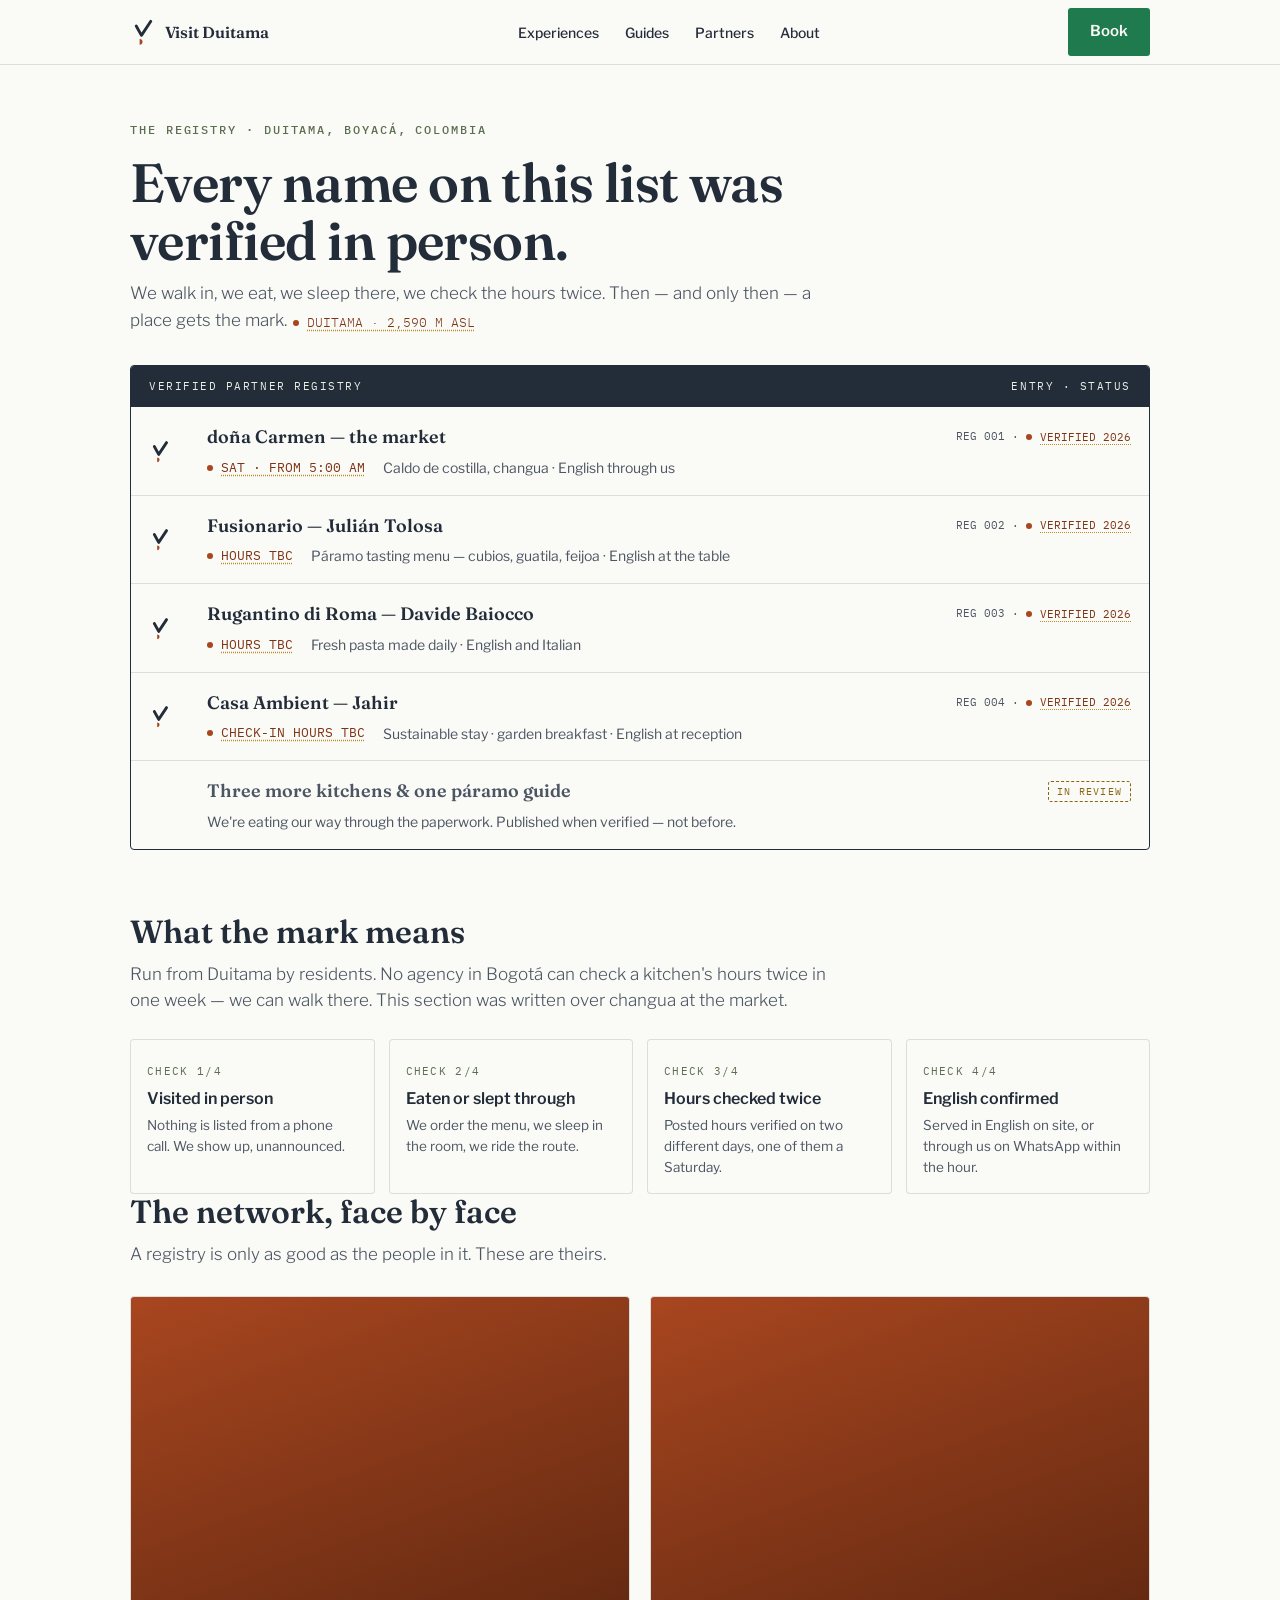
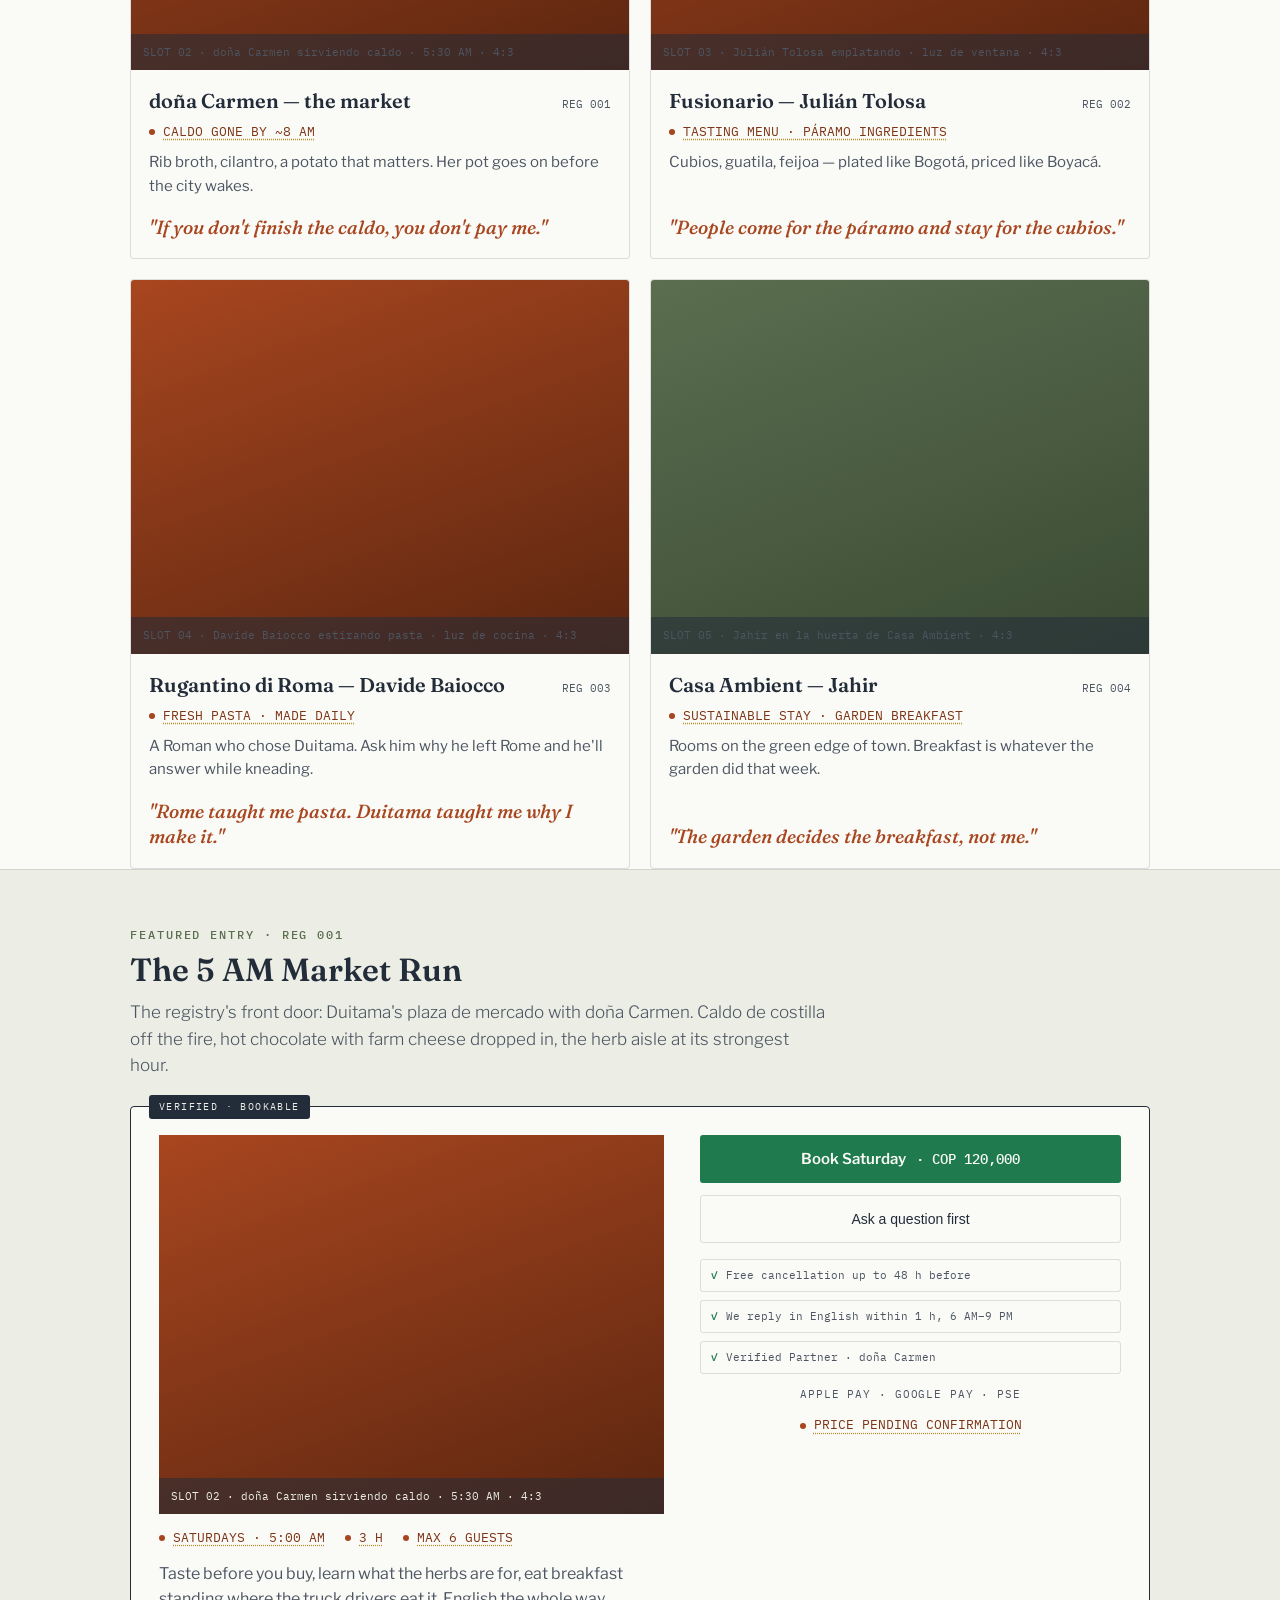
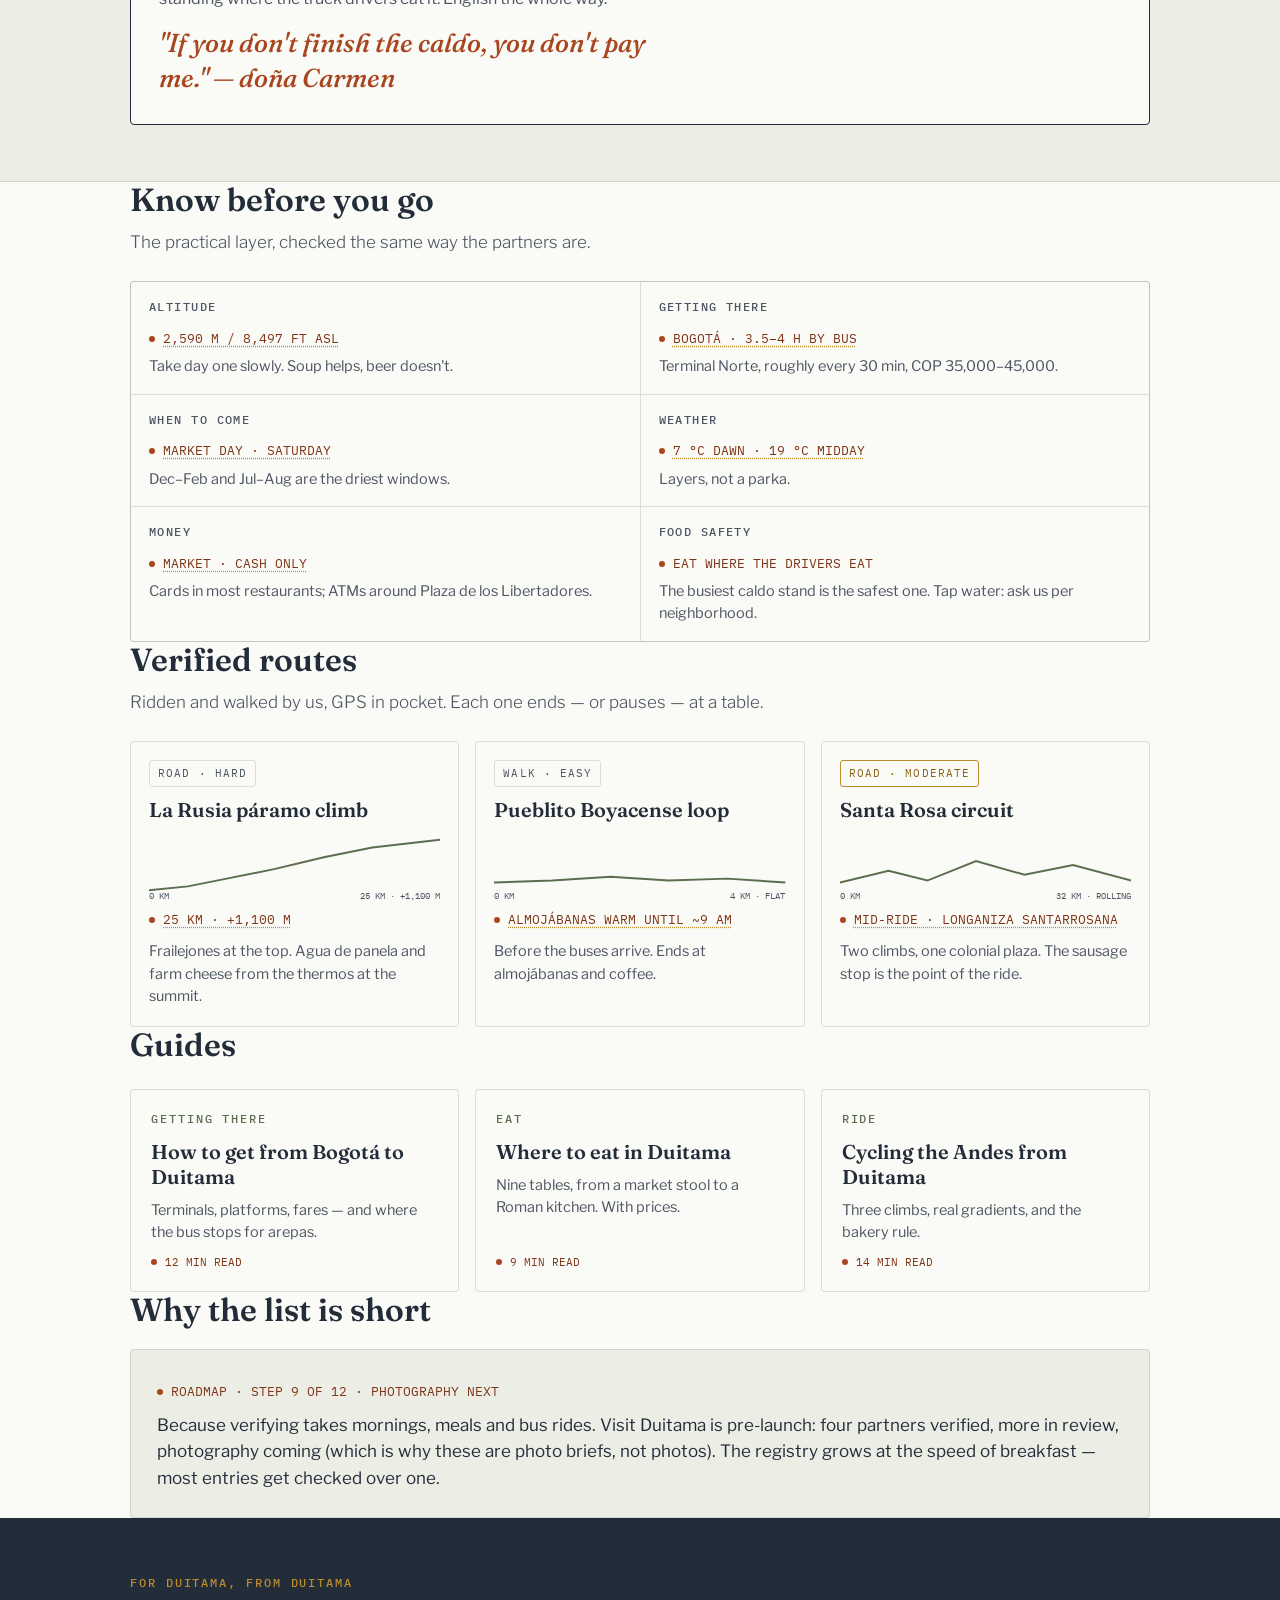
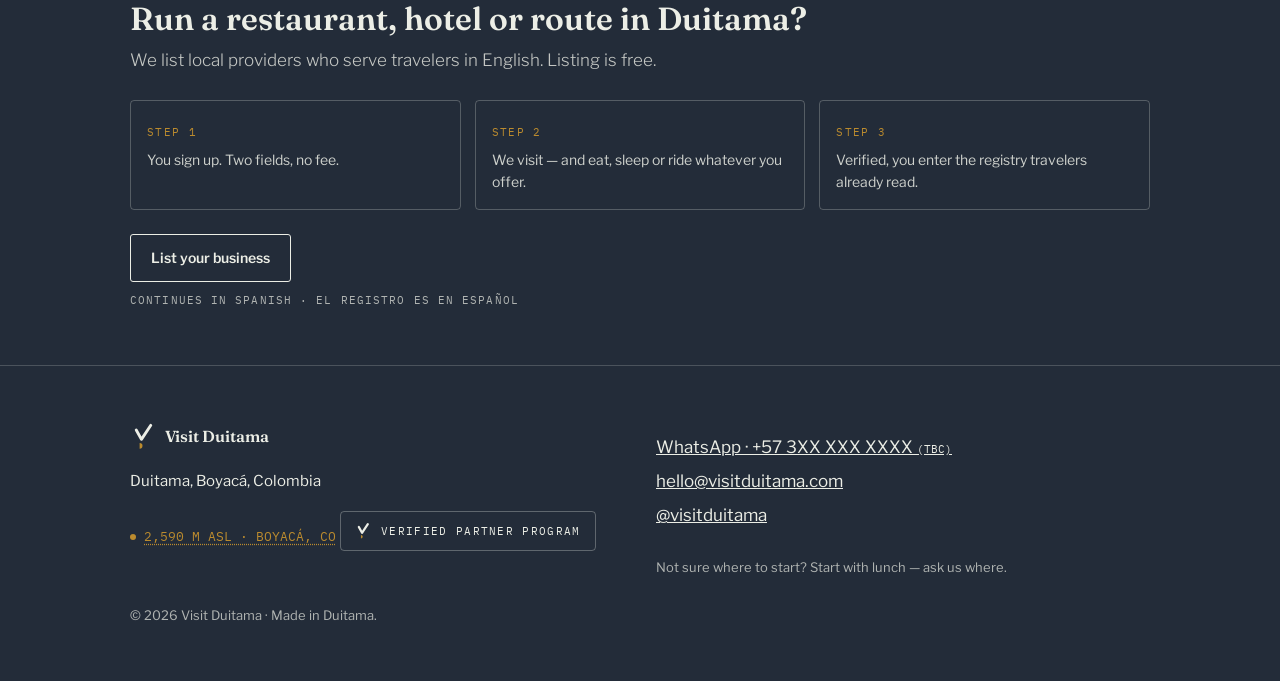
<file: explorations/d-verified-network.html>
<!DOCTYPE html>
<html lang="en">
<head>
<meta charset="UTF-8">
<meta name="viewport" content="width=device-width, initial-scale=1.0">
<title>Visit Duitama — The Verified Network of Duitama, Boyacá</title>
<meta name="description" content="Every restaurant, stay and route on this list was verified in person in Duitama, Boyacá — hours checked twice, English confirmed. Travelers find where to eat; local providers join free.">
<meta property="og:type" content="website">
<meta property="og:title" content="Visit Duitama — The Verified Network">
<meta property="og:description" content="Every name on this list was verified in person. Duitama, Boyacá — where to eat, stay and ride, checked by residents.">
<meta name="robots" content="noindex">
<link rel="canonical" href="https://visitduitama.com/explorations/d-verified-network.html">
<meta property="og:url" content="https://visitduitama.com/explorations/d-verified-network.html">
<meta property="og:image" content="https://visitduitama.com/og/verified-network.png"><!-- pending: real OG asset, Step 8 -->
<meta name="twitter:card" content="summary_large_image">
<meta name="twitter:title" content="Visit Duitama — The Verified Network">
<meta name="twitter:description" content="Every name on this list was verified in person.">
<link rel="preconnect" href="https://fonts.googleapis.com">
<link rel="preconnect" href="https://fonts.gstatic.com" crossorigin>
<link href="https://fonts.googleapis.com/css2?family=Fraunces:ital,wght@0,600;1,500&family=IBM+Plex+Mono:wght@400;500&family=Libre+Franklin:wght@300;400;500;600;700&display=swap" rel="stylesheet">
<script type="application/ld+json">
{
  "@context": "https://schema.org",
  "@graph": [
    {"@type": "Organization","name": "Visit Duitama","url": "https://visitduitama.com","sameAs": ["https://instagram.com/visitduitama"],"areaServed": "Duitama, Boyacá, Colombia"},
    {"@type": "TouristDestination","name": "Duitama","description": "High-Andean city in Boyacá, Colombia — market culture, páramo cycling and origin gastronomy, with an in-person-verified network of local providers who serve travelers in English.","address": {"@type": "PostalAddress","addressLocality": "Duitama","addressRegion": "Boyacá","addressCountry": "CO"}},
    {"@type": "Product","name": "The 5 AM Market Run","description": "Featured entry of the Verified Network: Duitama's plaza de mercado at opening hour with doña Carmen.","offers": {"@type": "Offer","price": "120000","priceCurrency": "COP","availability": "https://schema.org/PreOrder"}},
    {"@type": "FAQPage","mainEntity": [
      {"@type": "Question","name": "What does Verified Partner mean on Visit Duitama?","acceptedAnswer": {"@type": "Answer","text": "A place gets the mark only after we visit in person, eat or sleep there ourselves, check the posted hours twice, and confirm a traveler can be served in English (directly or through us)."}},
      {"@type": "Question","name": "How do I get from Bogotá to Duitama?","acceptedAnswer": {"@type": "Answer","text": "Buses from Bogotá's Terminal Norte roughly every 30 minutes, 5 AM–7 PM. About 190 km via Tunja, 3.5–4 hours (pending verification)."}},
      {"@type": "Question","name": "How does a local business join the list?","acceptedAnswer": {"@type": "Answer","text": "Listing is free. We visit, verify, and publish. The sign-up page is available in Spanish."}}
    ]}
  ]
}
</script>
<style>
:root{
  --paper:#ECEEE6; --ui-white:#FAFAF7; --paper-deep:#E2E4D8;
  --ink:#232C39; --ink-soft:#4C5561;
  --terracota:#A8461F; --terracota-deep:#7E3416;
  --verde:#5B6E4F; --cta:#1F7A4D; --cta-hover:#166B41;
  --ocre:#BB8B2E; --cielo:#3E6E8E; --line:rgba(35,44,57,0.14);
  --ocre-text:#8A6415; --verde-text:#55684A; /* derivados AA para texto pequeño sobre claros */
  --font-authority:'Fraunces',Georgia,serif;
  --font-ui:'Libre Franklin',system-ui,sans-serif;
  --font-data:'IBM Plex Mono',ui-monospace,monospace;
}
*{margin:0;padding:0;box-sizing:border-box}
html{scroll-behavior:smooth}
@media (prefers-reduced-motion:reduce){html{scroll-behavior:auto}}
body{font-family:var(--font-ui);color:var(--ink);background:var(--ui-white);font-size:17px;line-height:1.55}
:focus-visible{outline:2px solid var(--cielo);outline-offset:2px}
a{color:var(--cielo)}
.skip-link{position:absolute;left:-9999px;top:0;background:var(--ink);color:var(--paper);padding:10px 16px;z-index:100;font-size:14px;text-decoration:none}
.skip-link:focus{left:8px;top:8px}

.fact{font-family:var(--font-data);font-size:13px;color:var(--terracota-deep);display:inline-flex;align-items:center;gap:8px}
.fact::before{content:"";width:6px;height:6px;border-radius:50%;background:var(--terracota);flex-shrink:0}
.fact--pending{text-decoration:underline dotted var(--ocre);text-underline-offset:3px;cursor:help}

h1{font-family:var(--font-authority);font-weight:600;font-size:clamp(32px,5.4vw,54px);line-height:1.08;letter-spacing:-0.01em}
h2{font-family:var(--font-authority);font-weight:600;font-size:clamp(24px,3.4vw,32px);line-height:1.15}
h3{font-family:var(--font-authority);font-weight:600;font-size:20px;line-height:1.25}
.eyebrow{font-family:var(--font-data);font-size:12px;font-weight:500;text-transform:uppercase;letter-spacing:0.16em;color:var(--verde)}
.micro-moment{font-family:var(--font-authority);font-style:italic;font-weight:500;font-size:clamp(22px,3vw,26px);line-height:1.35;color:var(--terracota)}

.wrap{max-width:1060px;margin:0 auto;padding:0 20px}
section{padding:56px 0}
.dek{color:var(--ink-soft);font-weight:300;max-width:58ch;margin-top:10px}

/* nav */
.nav{position:sticky;top:0;z-index:50;background:var(--ui-white);border-bottom:1px solid var(--line)}
.nav-inner{max-width:1060px;margin:0 auto;padding:0 20px;height:64px;display:flex;align-items:center;justify-content:space-between;gap:16px}
.lockup{display:inline-flex;align-items:center;gap:9px;text-decoration:none;color:var(--ink)}
.lockup span{font-family:var(--font-authority);font-weight:600;font-size:16px}
.nav-links{display:none;gap:26px;list-style:none}
@media(min-width:820px){.nav-links{display:flex}}
.nav-links a{font-size:14px;font-weight:500;color:var(--ink);text-decoration:none;padding:8px 0}
.nav-links a:hover{color:var(--cielo)}

/* buttons */
.btn-cta{
  display:inline-flex;align-items:center;justify-content:center;gap:10px;min-height:48px;padding:0 22px;
  border:none;border-radius:3px;background:var(--cta);color:var(--ui-white);
  font-family:var(--font-ui);font-size:15px;font-weight:600;cursor:pointer;text-decoration:none;
}
.btn-cta:hover{background:var(--cta-hover)}
.btn-cta .price{font-family:var(--font-data);font-weight:500;font-size:14px}
.btn-outline{
  display:inline-flex;align-items:center;justify-content:center;min-height:48px;padding:0 20px;
  border:1.5px solid var(--ink);border-radius:3px;background:transparent;color:var(--ink);
  font-size:14px;font-weight:600;text-decoration:none;cursor:pointer;
}
.btn-outline:hover{background:var(--ink);color:var(--ui-white)}
.btn-secondary{
  display:flex;align-items:center;justify-content:center;min-height:48px;padding:0 20px;
  border:1.5px solid var(--line);border-radius:3px;background:transparent;color:var(--ink);
  font-size:14px;font-weight:500;cursor:pointer;
}
.btn-secondary:hover{border-color:var(--ink)}

/* seal — structural component of this direction */
.seal-mark{display:inline-flex;align-items:center;gap:8px;font-family:var(--font-data);font-size:11px;letter-spacing:0.12em;text-transform:uppercase;color:var(--ink)}
.seal-mark svg{flex-shrink:0}

/* ledger */
.ledger{border:1px solid var(--ink);border-radius:4px;overflow:hidden;margin-top:32px;background:var(--ui-white)}
.ledger-head{
  display:flex;justify-content:space-between;gap:12px;align-items:center;
  background:var(--ink);color:var(--paper);padding:12px 18px;
  font-family:var(--font-data);font-size:11px;letter-spacing:0.14em;text-transform:uppercase;
}
.lrow{
  display:grid;grid-template-columns:44px 1fr auto;gap:6px 14px;align-items:center;
  padding:16px 18px;border-bottom:1px solid var(--line);text-decoration:none;color:var(--ink);
}
.lrow:last-child{border-bottom:none}
a.lrow:hover{background:var(--paper)}
.lrow .mark{grid-row:span 2;display:flex;align-items:flex-start;padding-top:2px}
.lrow .name{font-family:var(--font-authority);font-weight:600;font-size:18px}
.lrow .reg{font-family:var(--font-data);font-size:11px;color:var(--ink-soft);text-align:right;white-space:nowrap}
.lrow .detail{grid-column:2/4;display:flex;flex-wrap:wrap;gap:6px 18px;align-items:center}
.lrow .dish{font-size:14px;color:var(--ink-soft)}
.lrow--review{color:var(--ink-soft)}
.lrow--review .name{font-weight:600}
.badge-review{font-family:var(--font-data);font-size:10px;letter-spacing:0.12em;text-transform:uppercase;border:1px dashed var(--ocre-text);color:var(--ocre-text);border-radius:3px;padding:3px 8px}

/* what the mark means */
.checks{display:grid;gap:14px;margin-top:26px}
@media(min-width:760px){.checks{grid-template-columns:repeat(4,1fr)}}
.checkitem{border:1px solid var(--line);border-radius:4px;padding:16px;background:var(--ui-white)}
.checkitem .n{font-family:var(--font-data);font-size:11px;color:var(--verde);letter-spacing:0.12em}
.checkitem h3{font-size:16px;font-family:var(--font-ui);font-weight:600;margin-top:6px}
.checkitem p{font-size:13.5px;color:var(--ink-soft);margin-top:6px}

/* network entries (Real Boyacá expanded) */
.entries{display:grid;gap:20px;margin-top:28px}
@media(min-width:720px){.entries{grid-template-columns:repeat(2,1fr)}}
.entry{border:1px solid var(--line);border-radius:4px;background:var(--ui-white);overflow:hidden;display:flex;flex-direction:column}
.entry .body{padding:18px;display:flex;flex-direction:column;gap:9px;flex:1}
.entry .head{display:flex;justify-content:space-between;align-items:baseline;gap:10px}
.entry .reg{font-family:var(--font-data);font-size:11px;color:var(--ink-soft);white-space:nowrap}
.entry p{font-size:15px;color:var(--ink-soft)}
.entry .quote{font-family:var(--font-authority);font-style:italic;font-weight:500;font-size:19px;line-height:1.35;color:var(--terracota);margin-top:auto;padding-top:8px}

/* placeholders */
.ph{position:relative;overflow:hidden;color:var(--paper);display:flex;align-items:flex-end}
.ph .slot{font-family:var(--font-data);font-size:11px;line-height:1.5;padding:10px 12px;background:rgba(35,44,57,0.55);width:100%}
.ph--gastro{background:linear-gradient(160deg,#A8461F,#5C2610)}
.ph--land{background:linear-gradient(160deg,#5B6E4F,#3A4A34)}
.r43{aspect-ratio:4/3}

/* featured entry / conversion */
.featured{background:var(--paper);border-top:1px solid var(--line);border-bottom:1px solid var(--line)}
.book{background:var(--ui-white);border:1px solid var(--ink);border-radius:4px;padding:28px;margin-top:28px;position:relative}
.book .featured-tag{
  position:absolute;top:-12px;left:18px;background:var(--ink);color:var(--paper);
  font-family:var(--font-data);font-size:10px;letter-spacing:0.14em;text-transform:uppercase;
  padding:4px 10px;border-radius:3px;
}
@media(min-width:820px){.book{display:grid;grid-template-columns:1.2fr 1fr;gap:36px}}
.book .facts-row{display:flex;flex-wrap:wrap;gap:10px 20px;margin:14px 0}
.book .desc{font-size:16px;color:var(--ink-soft)}
.book-panel{display:flex;flex-direction:column;gap:12px;margin-top:22px}
@media(min-width:820px){.book-panel{margin-top:0}}
.seals{display:flex;flex-direction:column;gap:8px;margin-top:4px}
.seal{font-family:var(--font-data);font-size:11px;color:var(--ink-soft);border:1px solid var(--line);border-radius:3px;padding:7px 10px;display:flex;gap:8px;align-items:center}
.seal .check{color:var(--cta);font-weight:500}
.pay{font-family:var(--font-data);font-size:11px;letter-spacing:0.08em;color:var(--ink-soft);text-transform:uppercase;text-align:center}

/* kbyg */
.kbyg{display:grid;gap:1px;background:var(--line);border:1px solid var(--line);border-radius:4px;overflow:hidden;margin-top:26px}
@media(min-width:760px){.kbyg{grid-template-columns:repeat(2,1fr)}}
.kbyg .item{background:var(--ui-white);padding:16px 18px}
.kbyg .item p{font-size:14.5px;color:var(--ink-soft);margin-top:6px}
.kbyg dt{font-family:var(--font-data);font-size:12px;font-weight:500;text-transform:uppercase;letter-spacing:0.12em;color:var(--ink-soft);margin-bottom:6px}

/* routes */
.routes{display:grid;gap:16px;margin-top:26px}
@media(min-width:820px){.routes{grid-template-columns:repeat(3,1fr)}}
.route{border:1px solid var(--line);border-radius:4px;padding:18px;background:var(--ui-white);display:flex;flex-direction:column;gap:10px}
.route .tag{font-family:var(--font-data);font-size:11px;letter-spacing:0.1em;text-transform:uppercase;border:1px solid var(--line);border-radius:3px;padding:4px 8px;color:var(--ink-soft);align-self:flex-start}
.route .tag--mid{border-color:var(--ocre);color:var(--ocre-text)}
.route p{font-size:14.5px;color:var(--ink-soft)}
.route svg{width:100%;height:auto;display:block}

/* guides */
.cards{display:grid;gap:16px;margin-top:26px}
@media(min-width:680px){.cards{grid-template-columns:repeat(3,1fr)}}
.card{border:1px solid var(--line);background:var(--ui-white);border-radius:4px;padding:20px;display:flex;flex-direction:column;gap:10px;text-decoration:none;color:var(--ink)}
.card:hover h3{color:var(--cielo)}
.card p{font-size:14.5px;color:var(--ink-soft);flex:1}
.card .fact{font-size:11px}

/* partner strip — prominent, second conversion */
.partner-strip{background:var(--ink);color:var(--paper)}
.partner-strip :focus-visible,footer :focus-visible{outline-color:var(--paper)} /* anillo Cielo no alcanza 3:1 sobre Madrugada */
.partner-strip .dek{color:rgba(236,238,230,0.8)}
.partner-strip .btn-outline{border-color:var(--paper);color:var(--paper)}
.partner-strip .btn-outline:hover{background:var(--paper);color:var(--ink)}
.partner-strip .note{font-family:var(--font-data);font-size:11px;letter-spacing:0.1em;text-transform:uppercase;color:rgba(236,238,230,0.7);margin-top:10px;display:block}
.partner-strip .steps{display:grid;gap:14px;margin-top:26px}
@media(min-width:760px){.partner-strip .steps{grid-template-columns:repeat(3,1fr)}}
.partner-strip .step{border:1px solid rgba(236,238,230,0.25);border-radius:4px;padding:16px}
.partner-strip .step .n{font-family:var(--font-data);font-size:11px;color:var(--ocre);letter-spacing:0.12em}
.partner-strip .step p{font-size:14px;color:rgba(236,238,230,0.85);margin-top:6px}

/* footer */
footer{background:var(--ink);color:var(--paper);padding:56px 0;border-top:1px solid rgba(236,238,230,0.2)}
footer a{color:var(--paper)}
footer .fact{color:var(--ocre)}
footer .fact::before{background:var(--ocre)}
.foot-grid{display:grid;gap:32px}
@media(min-width:760px){.foot-grid{grid-template-columns:1fr 1fr}}
footer ul{list-style:none;margin-top:12px;display:flex;flex-direction:column;gap:8px}
.foot-seal{display:inline-flex;align-items:center;gap:10px;margin-top:18px;border:1px solid rgba(236,238,230,0.3);border-radius:4px;padding:10px 14px;font-family:var(--font-data);font-size:11px;letter-spacing:0.12em;text-transform:uppercase}
.foot-small{font-size:13px;color:rgba(236,238,230,0.7);margin-top:28px}
</style>
</head>
<body>
<a class="skip-link" href="#main">Skip to content</a>

<nav class="nav" aria-label="Main">
  <div class="nav-inner">
    <a class="lockup" href="#top" aria-label="Visit Duitama — home">
      <svg viewBox="0 0 100 110" width="26" height="29" aria-hidden="true">
        <path d="M24 30 L44 66 L80 12" fill="none" stroke="#232C39" stroke-width="11" stroke-linecap="round" stroke-linejoin="round"/>
        <path d="M37 80 L37 102 A11 11 0 0 0 37 80 Z" fill="#A8461F"/>
      </svg>
      <span>Visit Duitama</span>
    </a>
    <ul class="nav-links">
      <li><a href="#experience">Experiences</a></li>
      <li><a href="#guides">Guides</a></li>
      <li><a href="#partners">Partners</a></li>
      <li><a href="#behind">About</a></li>
    </ul>
    <a class="btn-cta" href="#experience" data-event="book_click">Book</a>
  </div>
</nav>

<main id="main">
  <!-- HERO — the ledger is the hero -->
  <header class="wrap" id="top" style="padding:56px 20px 64px">
    <p class="eyebrow">The registry · Duitama, Boyacá, Colombia</p>
    <h1 style="margin-top:14px;max-width:20ch">Every name on this list was verified in person.</h1>
    <p class="dek">We walk in, we eat, we sleep there, we check the hours twice. Then — and only then — a place gets the mark. <span class="fact fact--pending" data-verify="altitude" title="Pending verification" style="margin-left:2px">DUITAMA · 2,590 M ASL</span></p>

    <div class="ledger" aria-label="Verified Partner registry">
      <div class="ledger-head">
        <span>Verified Partner registry</span>
        <span>Entry · status</span>
      </div>

      <a class="lrow" href="#entry-carmen">
        <span class="mark" aria-label="Verified">
          <svg viewBox="0 0 100 110" width="22" height="24" aria-hidden="true">
            <path d="M24 30 L44 66 L80 12" fill="none" stroke="#232C39" stroke-width="13" stroke-linecap="round" stroke-linejoin="round"/>
            <path d="M37 80 L37 102 A11 11 0 0 0 37 80 Z" fill="#A8461F"/>
          </svg>
        </span>
        <span class="name">doña Carmen — the market</span>
        <span class="reg">REG 001 · <span class="fact fact--pending" data-verify="carmen-verified-date" title="Pending verification" style="font-size:11px">VERIFIED 2026</span></span>
        <span class="detail">
          <span class="fact fact--pending" data-verify="market-opening-hour" title="Pending verification">SAT · FROM 5:00 AM</span>
          <span class="dish"><span lang="es">Caldo de costilla</span>, <span lang="es">changua</span> · English through us</span>
        </span>
      </a>

      <a class="lrow" href="#entry-fusionario">
        <span class="mark" aria-label="Verified">
          <svg viewBox="0 0 100 110" width="22" height="24" aria-hidden="true">
            <path d="M24 30 L44 66 L80 12" fill="none" stroke="#232C39" stroke-width="13" stroke-linecap="round" stroke-linejoin="round"/>
            <path d="M37 80 L37 102 A11 11 0 0 0 37 80 Z" fill="#A8461F"/>
          </svg>
        </span>
        <span class="name">Fusionario — Julián Tolosa</span>
        <span class="reg">REG 002 · <span class="fact fact--pending" data-verify="fusionario-details" title="Pending verification" style="font-size:11px">VERIFIED 2026</span></span>
        <span class="detail">
          <span class="fact fact--pending" data-verify="fusionario-details" title="Pending verification">HOURS TBC</span>
          <span class="dish">Páramo tasting menu — <span lang="es">cubios</span>, <span lang="es">guatila</span>, <span lang="es">feijoa</span> · English at the table</span>
        </span>
      </a>

      <a class="lrow" href="#entry-rugantino">
        <span class="mark" aria-label="Verified">
          <svg viewBox="0 0 100 110" width="22" height="24" aria-hidden="true">
            <path d="M24 30 L44 66 L80 12" fill="none" stroke="#232C39" stroke-width="13" stroke-linecap="round" stroke-linejoin="round"/>
            <path d="M37 80 L37 102 A11 11 0 0 0 37 80 Z" fill="#A8461F"/>
          </svg>
        </span>
        <span class="name">Rugantino di Roma — Davide Baiocco</span>
        <span class="reg">REG 003 · <span class="fact fact--pending" data-verify="rugantino-details" title="Pending verification" style="font-size:11px">VERIFIED 2026</span></span>
        <span class="detail">
          <span class="fact fact--pending" data-verify="rugantino-details" title="Pending verification">HOURS TBC</span>
          <span class="dish">Fresh pasta made daily · English and Italian</span>
        </span>
      </a>

      <a class="lrow" href="#entry-casa">
        <span class="mark" aria-label="Verified">
          <svg viewBox="0 0 100 110" width="22" height="24" aria-hidden="true">
            <path d="M24 30 L44 66 L80 12" fill="none" stroke="#232C39" stroke-width="13" stroke-linecap="round" stroke-linejoin="round"/>
            <path d="M37 80 L37 102 A11 11 0 0 0 37 80 Z" fill="#A8461F"/>
          </svg>
        </span>
        <span class="name">Casa Ambient — Jahir</span>
        <span class="reg">REG 004 · <span class="fact fact--pending" data-verify="casa-ambient-details" title="Pending verification" style="font-size:11px">VERIFIED 2026</span></span>
        <span class="detail">
          <span class="fact fact--pending" data-verify="casa-ambient-details" title="Pending verification">CHECK-IN HOURS TBC</span>
          <span class="dish">Sustainable stay · garden breakfast · English at reception</span>
        </span>
      </a>

      <div class="lrow lrow--review">
        <span class="mark" aria-hidden="true" style="width:22px"></span>
        <span class="name">Three more kitchens &amp; one páramo guide</span>
        <span class="reg"><span class="badge-review">In review</span></span>
        <span class="detail"><span class="dish">We're eating our way through the paperwork. Published when verified — not before.</span></span>
      </div>
    </div>
  </header>

  <!-- WHAT THE MARK MEANS — trust strip -->
  <section class="wrap" id="trust" aria-labelledby="trust-h" style="padding-top:0">
    <h2 id="trust-h">What the mark means</h2>
    <p class="dek">Run from Duitama by residents. No agency in Bogotá can check a kitchen's hours twice in one week — we can walk there. This section was written over <span lang="es">changua</span> at the market.</p>
    <div class="checks">
      <div class="checkitem"><span class="n">CHECK 1/4</span><h3>Visited in person</h3><p>Nothing is listed from a phone call. We show up, unannounced.</p></div>
      <div class="checkitem"><span class="n">CHECK 2/4</span><h3>Eaten or slept through</h3><p>We order the menu, we sleep in the room, we ride the route.</p></div>
      <div class="checkitem"><span class="n">CHECK 3/4</span><h3>Hours checked twice</h3><p>Posted hours verified on two different days, one of them a Saturday.</p></div>
      <div class="checkitem"><span class="n">CHECK 4/4</span><h3>English confirmed</h3><p>Served in English on site, or through us on WhatsApp within the hour.</p></div>
    </div>
  </section>

  <!-- NETWORK ENTRIES — Real Boyacá -->
  <section class="wrap" id="people" aria-labelledby="people-h" style="padding-top:0">
    <h2 id="people-h">The network, face by face</h2>
    <p class="dek">A registry is only as good as the people in it. These are theirs.</p>
    <div class="entries">
      <article class="entry" id="entry-carmen">
        <div class="ph ph--gastro r43" role="img" aria-label="SLOT 02 · plano medio · doña Carmen sirviendo caldo, vapor visible, luz de bombillo de plaza, 5:30 AM · 4:3" lang="es">
          <p class="slot">SLOT 02 · doña Carmen sirviendo caldo · 5:30 AM · 4:3</p>
        </div>
        <div class="body">
          <div class="head"><h3>doña Carmen — the market</h3><span class="reg">REG 001</span></div>
          <span class="fact fact--pending" data-verify="market-caldo-runout" title="Pending verification">CALDO GONE BY ~8 AM</span>
          <p>Rib broth, cilantro, a potato that matters. Her pot goes on before the city wakes.</p>
          <p class="quote">"If you don't finish the caldo, you don't pay me."</p>
        </div>
      </article>
      <article class="entry" id="entry-fusionario">
        <div class="ph ph--gastro r43" role="img" aria-label="SLOT 03 · plano medio · Julián Tolosa emplatando en Fusionario · luz de ventana · 4:3" lang="es">
          <p class="slot">SLOT 03 · Julián Tolosa emplatando · luz de ventana · 4:3</p>
        </div>
        <div class="body">
          <div class="head"><h3>Fusionario — Julián Tolosa</h3><span class="reg">REG 002</span></div>
          <span class="fact fact--pending" data-verify="fusionario-details" title="Pending verification">TASTING MENU · PÁRAMO INGREDIENTS</span>
          <p>Cubios, <span lang="es">guatila</span>, <span lang="es">feijoa</span> — plated like Bogotá, priced like Boyacá.</p>
          <p class="quote">"People come for the páramo and stay for the <span lang="es">cubios</span>."</p>
        </div>
      </article>
      <article class="entry" id="entry-rugantino">
        <div class="ph ph--gastro r43" role="img" aria-label="SLOT 04 · plano medio · Davide Baiocco estirando pasta, harina en el aire, luz de cocina · 4:3" lang="es">
          <p class="slot">SLOT 04 · Davide Baiocco estirando pasta · luz de cocina · 4:3</p>
        </div>
        <div class="body">
          <div class="head"><h3>Rugantino di Roma — Davide Baiocco</h3><span class="reg">REG 003</span></div>
          <span class="fact fact--pending" data-verify="rugantino-details" title="Pending verification">FRESH PASTA · MADE DAILY</span>
          <p>A Roman who chose Duitama. Ask him why he left Rome and he'll answer while kneading.</p>
          <p class="quote">"Rome taught me pasta. Duitama taught me why I make it."</p>
        </div>
      </article>
      <article class="entry" id="entry-casa">
        <div class="ph ph--land r43" role="img" aria-label="SLOT 05 · plano medio · Jahir en la huerta de Casa Ambient, canasta de desayuno · media mañana · 4:3" lang="es">
          <p class="slot">SLOT 05 · Jahir en la huerta de Casa Ambient · 4:3</p>
        </div>
        <div class="body">
          <div class="head"><h3>Casa Ambient — Jahir</h3><span class="reg">REG 004</span></div>
          <span class="fact fact--pending" data-verify="casa-ambient-details" title="Pending verification">SUSTAINABLE STAY · GARDEN BREAKFAST</span>
          <p>Rooms on the green edge of town. Breakfast is whatever the garden did that week.</p>
          <p class="quote">"The garden decides the breakfast, not me."</p>
        </div>
      </article>
    </div>
  </section>

  <!-- FEATURED ENTRY — signature experience -->
  <section class="featured" id="experience" aria-labelledby="exp-h">
    <div class="wrap">
      <p class="eyebrow">Featured entry · REG 001</p>
      <h2 id="exp-h" style="margin-top:8px">The 5 AM Market Run</h2>
      <p class="dek">The registry's front door: Duitama's plaza de mercado with doña Carmen. <span lang="es">Caldo de costilla</span> off the fire, hot chocolate with farm cheese dropped in, the herb aisle at its strongest hour.</p>
      <div class="book">
        <span class="featured-tag">Verified · bookable</span>
        <div>
          <div class="ph ph--gastro r43" role="img" aria-label="SLOT 02 · plano medio · doña Carmen sirviendo caldo, vapor visible, luz de bombillo de plaza, 5:30 AM · 4:3" lang="es">
            <p class="slot">SLOT 02 · doña Carmen sirviendo caldo · 5:30 AM · 4:3</p>
          </div>
          <div class="facts-row">
            <span class="fact fact--pending" data-verify="market-opening-hour" title="Pending verification">SATURDAYS · 5:00 AM</span>
            <span class="fact fact--pending" data-verify="sig-duration" title="Pending verification">3 H</span>
            <span class="fact fact--pending" data-verify="sig-capacity" title="Pending verification">MAX 6 GUESTS</span>
          </div>
          <p class="desc">Taste before you buy, learn what the herbs are for, eat breakfast standing where the truck drivers eat it. English the whole way.</p>
          <p class="micro-moment" style="margin-top:14px">"If you don't finish the caldo, you don't pay me." — doña Carmen</p>
        </div>
        <div class="book-panel">
          <button class="btn-cta" type="button" data-event="book_click">Book Saturday <span class="price">· COP 120,000</span></button>
          <button class="btn-secondary" type="button" data-event="secondary_cta">Ask a question first</button>
          <div class="seals">
            <span class="seal"><span class="check">✓</span> Free cancellation up to 48 h before</span>
            <span class="seal"><span class="check">✓</span> We reply in English within 1 h, 6 AM–9 PM</span>
            <span class="seal"><span class="check">✓</span> Verified Partner · doña Carmen</span>
          </div>
          <p class="pay">Apple Pay · Google Pay · PSE</p>
          <span class="fact fact--pending" data-verify="sig-price" title="Pending verification" style="align-self:center">PRICE PENDING CONFIRMATION</span>
        </div>
      </div>
    </div>
  </section>

  <!-- KNOW BEFORE YOU GO -->
  <section class="wrap" id="know" aria-labelledby="know-h">
    <h2 id="know-h">Know before you go</h2>
    <p class="dek">The practical layer, checked the same way the partners are.</p>
    <dl class="kbyg">
      <div class="item"><dt>Altitude</dt><dd><span class="fact fact--pending" data-verify="altitude" title="Pending verification">2,590 M / 8,497 FT ASL</span><p>Take day one slowly. Soup helps, beer doesn't.</p></dd></div>
      <div class="item"><dt>Getting there</dt><dd><span class="fact fact--pending" data-verify="bus-duration" title="Pending verification">BOGOTÁ · 3.5–4 H BY BUS</span><p>Terminal Norte, roughly every 30 min, COP 35,000–45,000.</p></dd></div>
      <div class="item"><dt>When to come</dt><dd><span class="fact fact--pending" data-verify="market-day" title="Pending verification">MARKET DAY · SATURDAY</span><p>Dec–Feb and Jul–Aug are the driest windows.</p></dd></div>
      <div class="item"><dt>Weather</dt><dd><span class="fact fact--pending" data-verify="temp-range" title="Pending verification">7 °C DAWN · 19 °C MIDDAY</span><p>Layers, not a parka.</p></dd></div>
      <div class="item"><dt>Money</dt><dd><span class="fact fact--pending" data-verify="market-cash" title="Pending verification">MARKET · CASH ONLY</span><p>Cards in most restaurants; ATMs around Plaza de los Libertadores.</p></dd></div>
      <div class="item"><dt>Food safety</dt><dd><span class="fact">EAT WHERE THE DRIVERS EAT</span><p>The busiest caldo stand is the safest one. Tap water: ask us per neighborhood.</p></dd></div>
    </dl>
  </section>

  <!-- MOVE LIKE A LOCAL -->
  <section class="wrap" id="move" aria-labelledby="move-h" style="padding-top:0">
    <h2 id="move-h">Verified routes</h2>
    <p class="dek">Ridden and walked by us, GPS in pocket. Each one ends — or pauses — at a table.</p>
    <div class="routes">
      <article class="route">
        <span class="tag">Road · Hard</span>
        <h3>La Rusia páramo climb</h3>
        <svg viewBox="0 0 300 70" aria-label="Elevation profile: steady climb, 25 km, about 1,100 m of gain" role="img">
          <polyline points="0,60 40,56 80,48 130,38 180,26 230,16 300,8" fill="none" stroke="#5B6E4F" stroke-width="2"/>
          <text x="0" y="69" font-family="IBM Plex Mono, monospace" font-size="9" fill="#4C5561">0 KM</text>
          <text x="300" y="69" text-anchor="end" font-family="IBM Plex Mono, monospace" font-size="9" fill="#4C5561">25 KM · +1,100 M</text>
        </svg>
        <span class="fact fact--pending" data-verify="rusia-gain" title="Pending verification">25 KM · +1,100 M</span>
        <p>Frailejones at the top. <span lang="es">Agua de panela</span> and farm cheese from the thermos at the summit.</p>
      </article>
      <article class="route">
        <span class="tag">Walk · Easy</span>
        <h3>Pueblito Boyacense loop</h3>
        <svg viewBox="0 0 300 70" aria-label="Elevation profile: mostly flat 4 km walk" role="img">
          <polyline points="0,52 60,50 120,46 180,50 240,48 300,52" fill="none" stroke="#5B6E4F" stroke-width="2"/>
          <text x="0" y="69" font-family="IBM Plex Mono, monospace" font-size="9" fill="#4C5561">0 KM</text>
          <text x="300" y="69" text-anchor="end" font-family="IBM Plex Mono, monospace" font-size="9" fill="#4C5561">4 KM · FLAT</text>
        </svg>
        <span class="fact fact--pending" data-verify="almojabana-hour" title="Pending verification">ALMOJÁBANAS WARM UNTIL ~9 AM</span>
        <p>Before the buses arrive. Ends at <span lang="es">almojábanas</span> and coffee.</p>
      </article>
      <article class="route">
        <span class="tag tag--mid">Road · Moderate</span>
        <h3>Santa Rosa circuit</h3>
        <svg viewBox="0 0 300 70" aria-label="Elevation profile: rolling 32 km with two climbs" role="img">
          <polyline points="0,52 50,40 90,50 140,30 190,44 240,34 300,50" fill="none" stroke="#5B6E4F" stroke-width="2"/>
          <text x="0" y="69" font-family="IBM Plex Mono, monospace" font-size="9" fill="#4C5561">0 KM</text>
          <text x="300" y="69" text-anchor="end" font-family="IBM Plex Mono, monospace" font-size="9" fill="#4C5561">32 KM · ROLLING</text>
        </svg>
        <span class="fact fact--pending" data-verify="longaniza-detail" title="Pending verification">MID-RIDE · LONGANIZA SANTARROSANA</span>
        <p>Two climbs, one colonial plaza. The sausage stop is the point of the ride.</p>
      </article>
    </div>
  </section>

  <!-- GUIDES -->
  <section class="wrap" id="guides" aria-labelledby="guides-h" style="padding-top:0">
    <h2 id="guides-h">Guides</h2>
    <div class="cards">
      <a class="card" href="#" data-event="guide_click">
        <span class="eyebrow">Getting there</span>
        <h3>How to get from Bogotá to Duitama</h3>
        <p>Terminals, platforms, fares — and where the bus stops for <span lang="es">arepas</span>.</p>
        <span class="fact">12 MIN READ</span>
      </a>
      <a class="card" href="#" data-event="guide_click">
        <span class="eyebrow">Eat</span>
        <h3>Where to eat in Duitama</h3>
        <p>Nine tables, from a market stool to a Roman kitchen. With prices.</p>
        <span class="fact">9 MIN READ</span>
      </a>
      <a class="card" href="#" data-event="guide_click">
        <span class="eyebrow">Ride</span>
        <h3>Cycling the Andes from Duitama</h3>
        <p>Three climbs, real gradients, and the bakery rule.</p>
        <span class="fact">14 MIN READ</span>
      </a>
    </div>
  </section>

  <!-- BEHIND -->
  <section class="wrap" id="behind" aria-labelledby="behind-h" style="padding-top:0">
    <h2 id="behind-h">Why the list is short</h2>
    <div style="background:var(--paper);border-radius:4px;padding:26px;margin-top:20px;border:1px solid var(--line)">
      <span class="fact">ROADMAP · STEP 9 OF 12 · PHOTOGRAPHY NEXT</span>
      <p style="margin-top:10px">Because verifying takes mornings, meals and bus rides. Visit Duitama is pre-launch: four partners verified, more in review, photography coming (which is why these are photo briefs, not photos). The registry grows at the speed of breakfast — most entries get checked over one.</p>
    </div>
  </section>

  <!-- PARTNER STRIP — the second conversion, prominent -->
  <section class="partner-strip" id="partners" aria-labelledby="partners-h">
    <div class="wrap">
      <p class="eyebrow" style="color:var(--ocre)">For Duitama, from Duitama</p>
      <h2 id="partners-h" style="margin-top:8px">Run a restaurant, hotel or route in Duitama?</h2>
      <p class="dek">We list local providers who serve travelers in English. Listing is free.</p>
      <div class="steps">
        <div class="step"><span class="n">STEP 1</span><p>You sign up. Two fields, no fee.</p></div>
        <div class="step"><span class="n">STEP 2</span><p>We visit — and eat, sleep or ride whatever you offer.</p></div>
        <div class="step"><span class="n">STEP 3</span><p>Verified, you enter the registry travelers already read.</p></div>
      </div>
      <div style="margin-top:24px">
        <a class="btn-outline" href="#" data-event="partner_signup">List your business</a>
        <span class="note">Continues in Spanish · <span lang="es">El registro es en español</span></span>
      </div>
    </div>
  </section>
</main>

<footer>
  <div class="wrap">
    <div class="foot-grid">
      <div>
        <a class="lockup" href="#top" style="color:var(--paper)">
          <svg viewBox="0 0 100 110" width="26" height="29" aria-hidden="true">
            <path d="M24 30 L44 66 L80 12" fill="none" stroke="#ECEEE6" stroke-width="11" stroke-linecap="round" stroke-linejoin="round"/>
            <path d="M37 80 L37 102 A11 11 0 0 0 37 80 Z" fill="#BB8B2E"/>
          </svg>
          <span>Visit Duitama</span>
        </a>
        <p style="margin-top:12px;font-size:15px">Duitama, Boyacá, Colombia</p>
        <span class="fact fact--pending" data-verify="altitude" title="Pending verification" style="margin-top:8px">2,590 M ASL · BOYACÁ, CO</span>
        <div class="foot-seal">
          <svg viewBox="0 0 100 110" width="16" height="18" aria-hidden="true">
            <path d="M24 30 L44 66 L80 12" fill="none" stroke="#ECEEE6" stroke-width="14" stroke-linecap="round" stroke-linejoin="round"/>
            <path d="M37 80 L37 102 A11 11 0 0 0 37 80 Z" fill="#BB8B2E"/>
          </svg>
          Verified Partner Program
        </div>
      </div>
      <div>
        <ul>
          <li><a href="#" data-event="whatsapp_click">WhatsApp · +57 3XX XXX XXXX <span style="font-family:var(--font-data);font-size:11px">(TBC)</span></a></li>
          <li><a href="mailto:hello@visitduitama.com">hello@visitduitama.com</a></li>
          <li><a href="https://instagram.com/visitduitama">@visitduitama</a></li>
        </ul>
        <p class="foot-small">Not sure where to start? Start with lunch — ask us where.</p>
      </div>
    </div>
    <p class="foot-small">© 2026 Visit Duitama · Made in Duitama.</p>
  </div>
</footer>

<script>
/* Analytics instrumentation stub — no tracker installed (BRIEF §7.5) */
(function(){
  document.addEventListener('click',function(e){
    var el=e.target.closest('[data-event]');
    if(el){console.log('[event]',el.getAttribute('data-event'));}
  });
  var fired=false;
  window.addEventListener('scroll',function(){
    if(fired)return;
    var d=(window.scrollY+window.innerHeight)/document.documentElement.scrollHeight;
    if(d>=0.5){fired=true;console.log('[event]','scroll_depth_50');}
  },{passive:true});
})();
</script>
</body>
</html>
</file>
